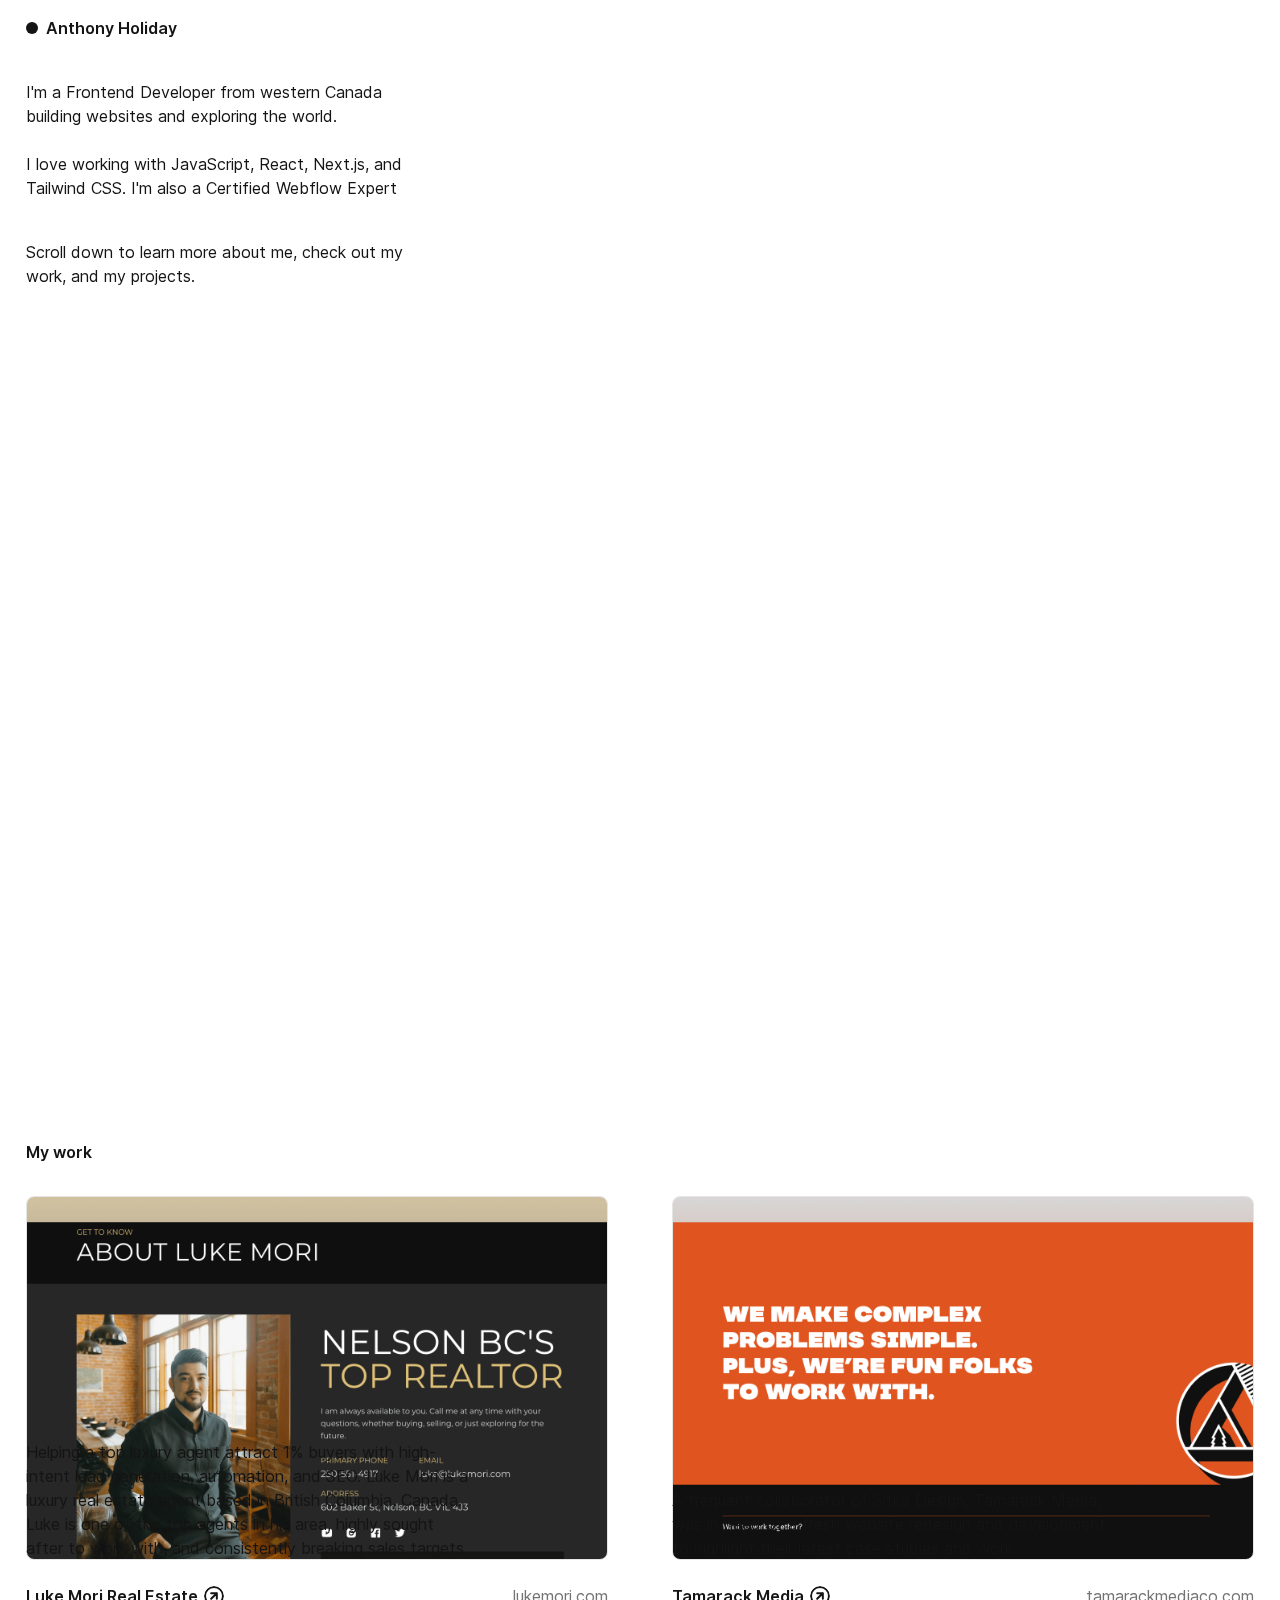
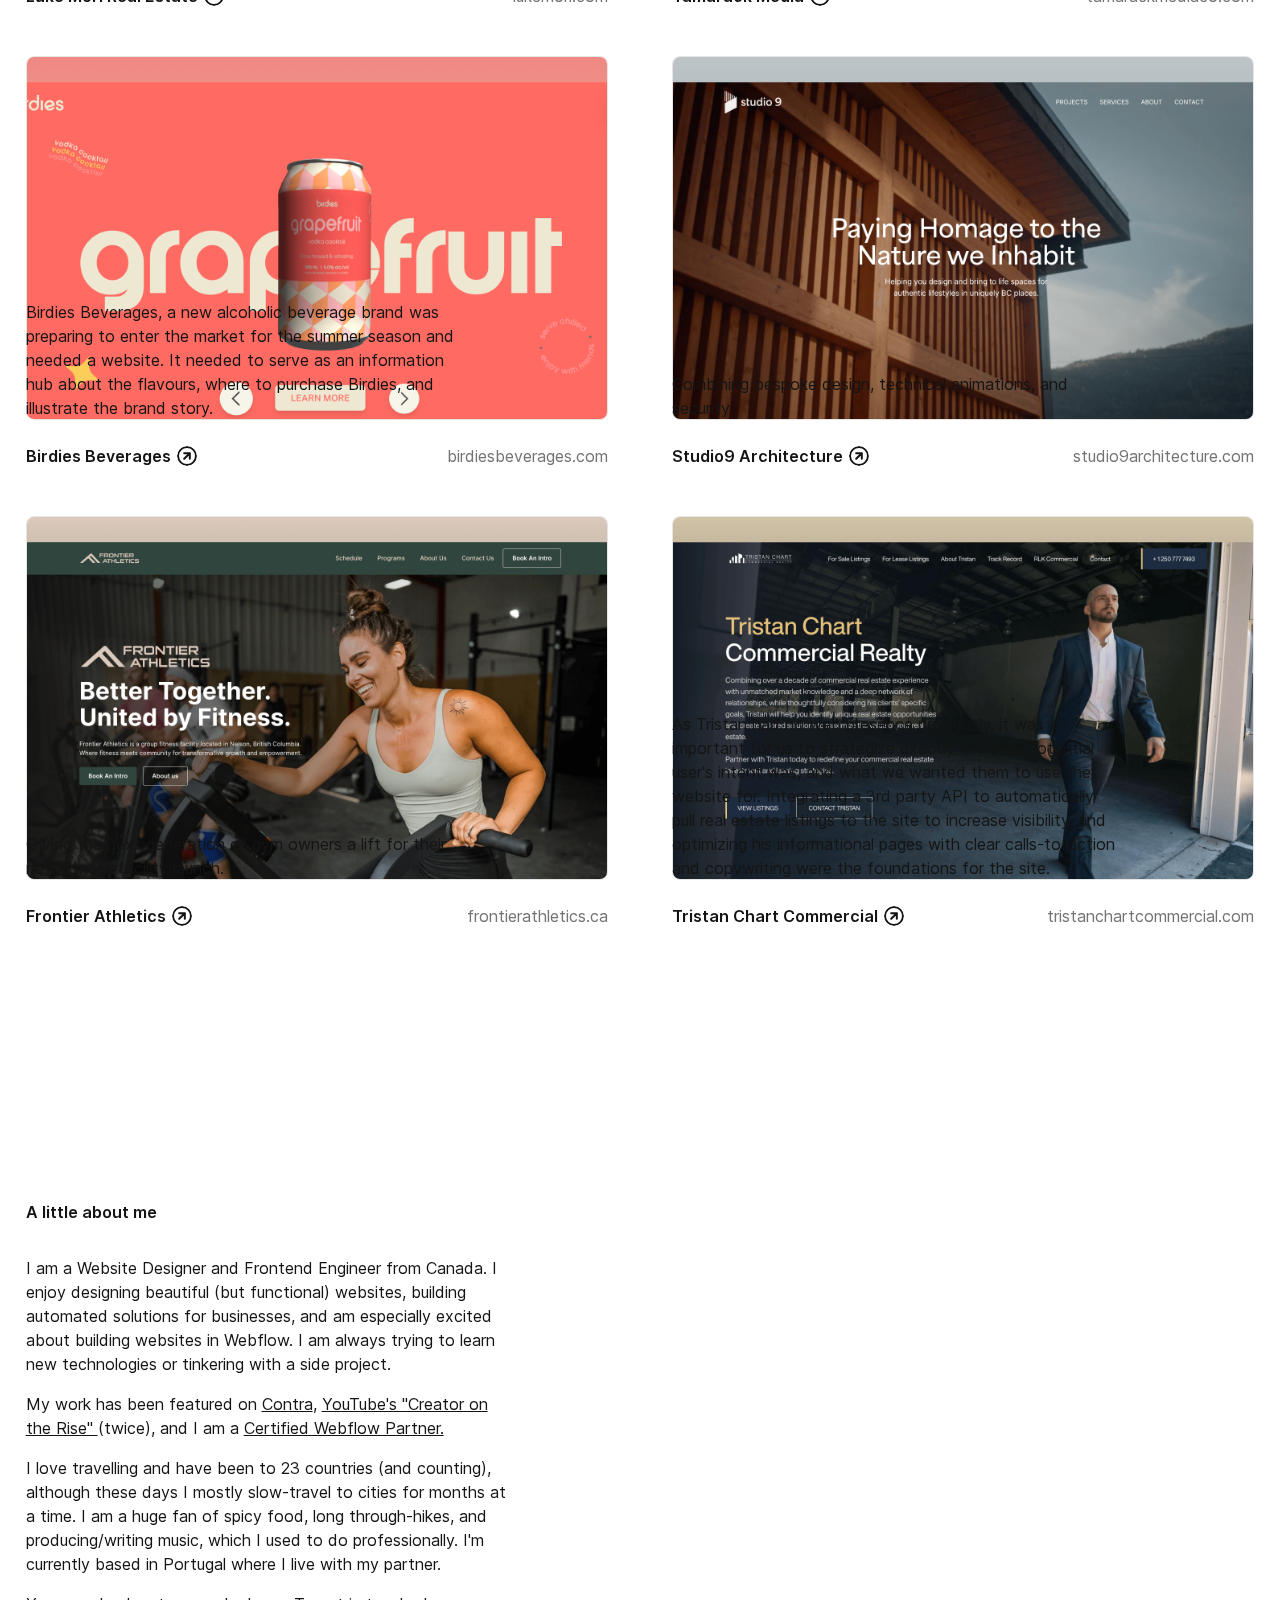
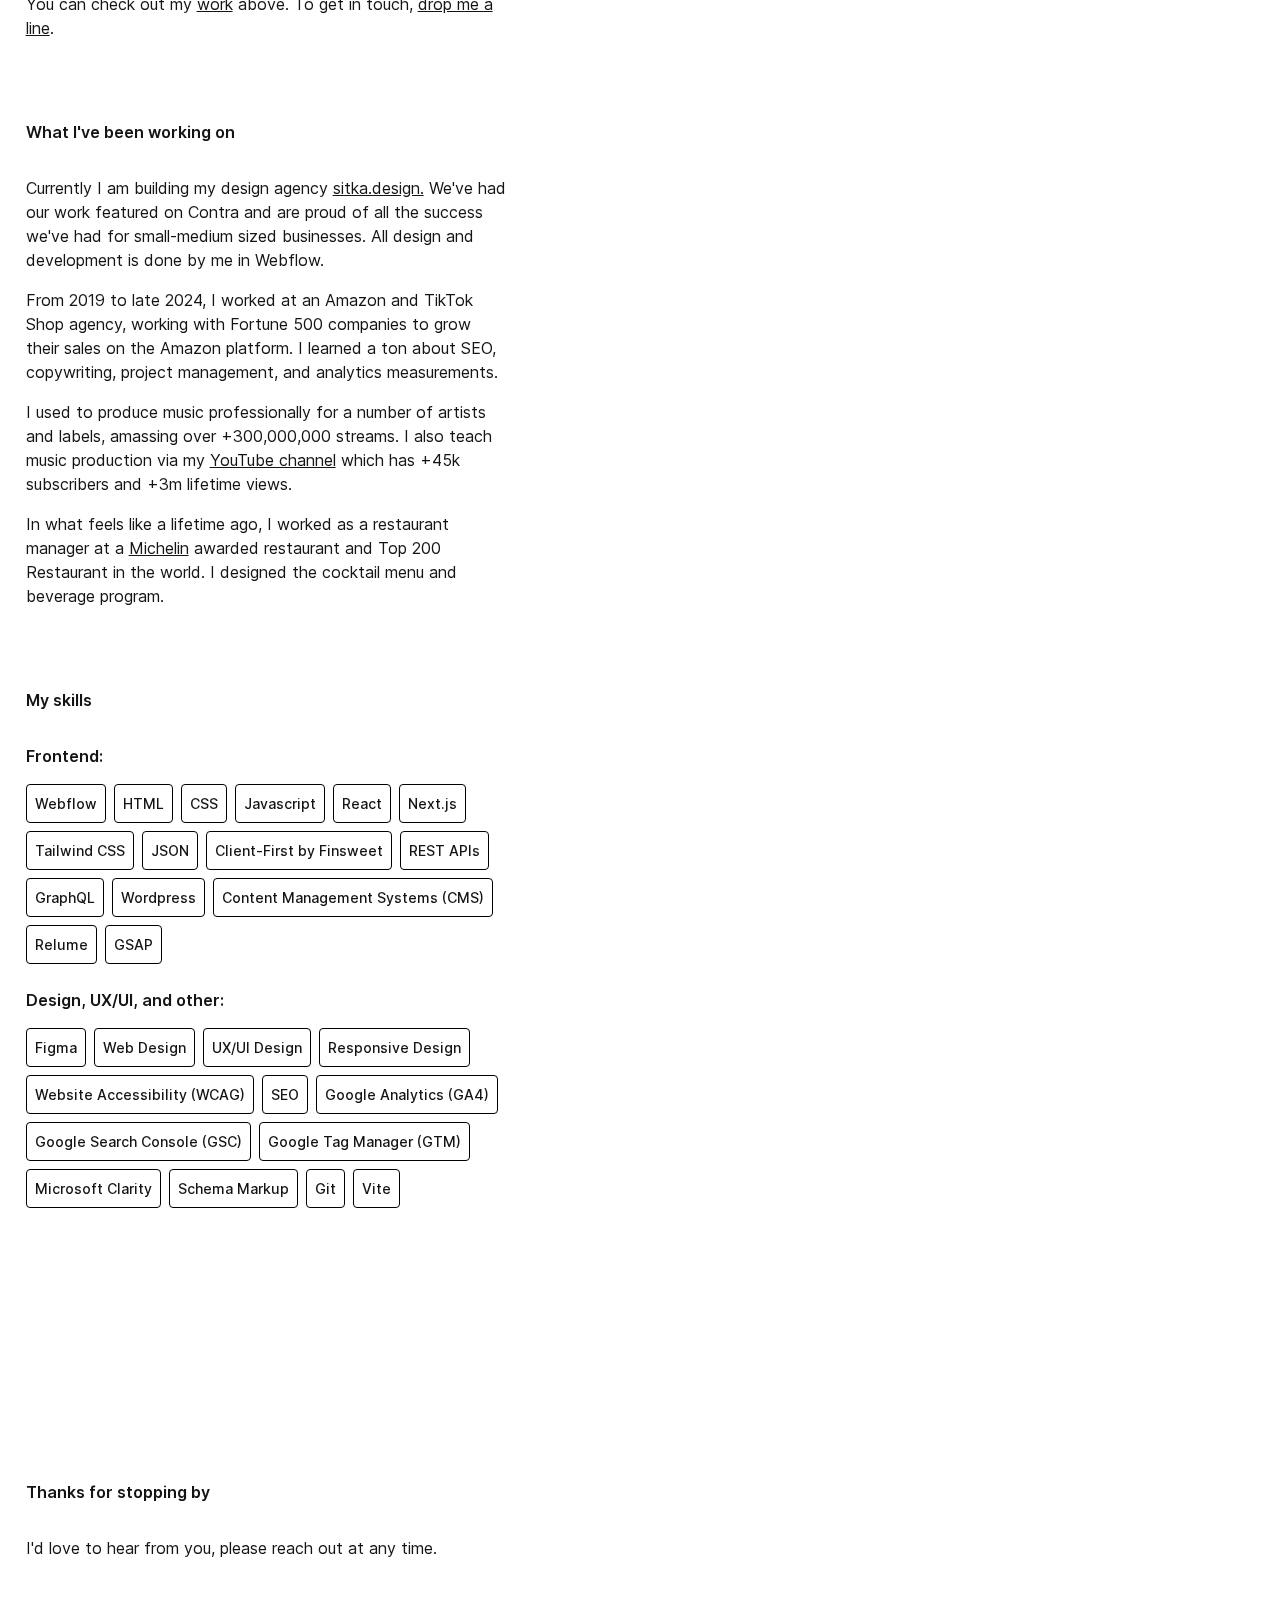
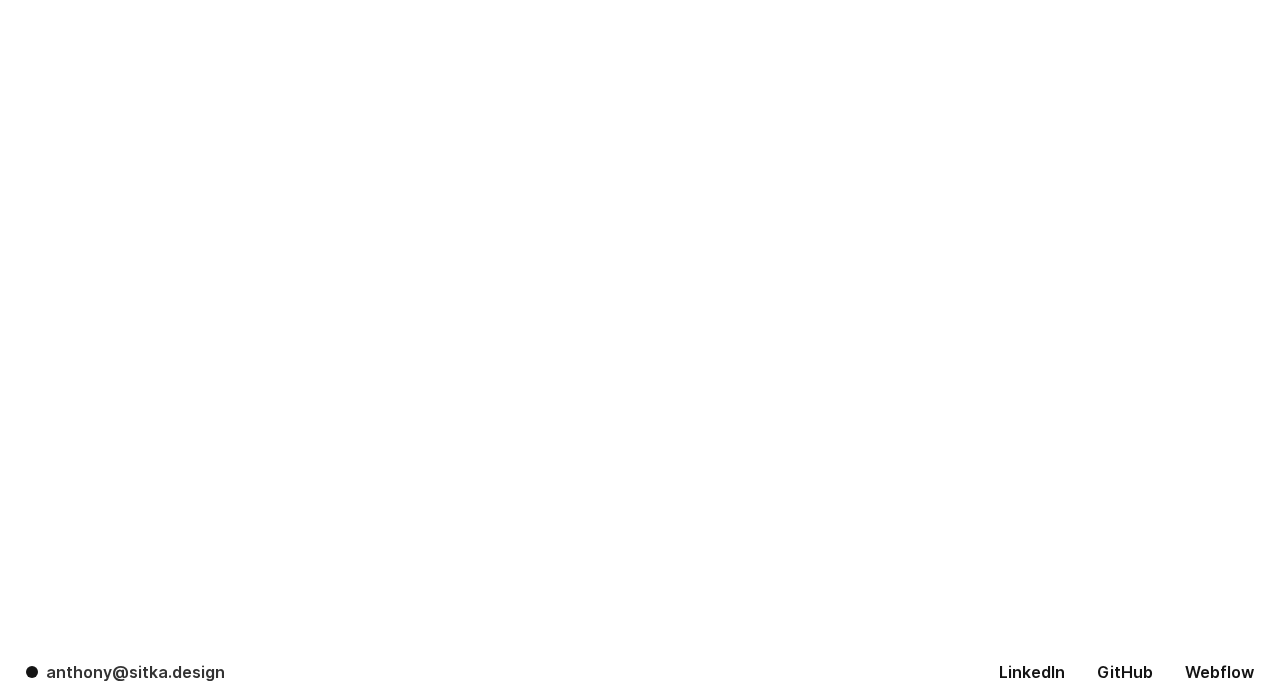
<file: index.html>
<!DOCTYPE html>
<html data-wf-page="6841897afd6535221550b14b" data-wf-site="6841897afd6535221550b104" lang="en">
<head>
  <meta charset="utf-8">
  <title>Anthony Holiday | Frontend Developer | Certified Webflow Expert</title>
  <meta content="Anthony Holiday is a Website Designer and Frontend Developer from Canada building beautiful websites using Webflow." name="description">
  <meta content="Anthony Holiday — Frontend Developer and Webflow Designer" property="og:title">
  <meta content="Anthony Holiday is a Website Designer and Frontend Developer from Canada building beautiful websites using Webflow." property="og:description">
  <meta content="images/anthony-p-500.jpeg" property="og:image">
  <meta content="Anthony Holiday — Frontend Developer and Webflow Designer" property="twitter:title">
  <meta content="Anthony Holiday is a Website Designer and Frontend Developer from Canada building beautiful websites using Webflow." property="twitter:description">
  <meta content="images/anthony-p-500.jpeg" property="twitter:image">
  <meta property="og:type" content="website">
  <meta content="summary_large_image" name="twitter:card">
  <meta content="width=device-width, initial-scale=1" name="viewport">
  <meta content="Webflow" name="generator">
  <link href="css/normalize.css" rel="stylesheet" type="text/css">
  <link href="css/webflow.css" rel="stylesheet" type="text/css">
  <link href="css/anthonyholiday.webflow.css" rel="stylesheet" type="text/css">
  <style>@media (min-width:992px) {html.w-mod-js:not(.w-mod-ix) [data-w-id="6baed1b0-f7be-c4c1-19b0-f1698219903b"] {-webkit-transform:translate3d(0, 100%, 0) scale3d(1, 1, 1) rotateX(0) rotateY(0) rotateZ(0) skew(0, 0);-moz-transform:translate3d(0, 100%, 0) scale3d(1, 1, 1) rotateX(0) rotateY(0) rotateZ(0) skew(0, 0);-ms-transform:translate3d(0, 100%, 0) scale3d(1, 1, 1) rotateX(0) rotateY(0) rotateZ(0) skew(0, 0);transform:translate3d(0, 100%, 0) scale3d(1, 1, 1) rotateX(0) rotateY(0) rotateZ(0) skew(0, 0);}html.w-mod-js:not(.w-mod-ix) [data-w-id="aa0f2ba2-e39f-f7c6-7351-be12d157832c"] {-webkit-transform:translate3d(0, 100%, 0) scale3d(1, 1, 1) rotateX(0) rotateY(0) rotateZ(0) skew(0, 0);-moz-transform:translate3d(0, 100%, 0) scale3d(1, 1, 1) rotateX(0) rotateY(0) rotateZ(0) skew(0, 0);-ms-transform:translate3d(0, 100%, 0) scale3d(1, 1, 1) rotateX(0) rotateY(0) rotateZ(0) skew(0, 0);transform:translate3d(0, 100%, 0) scale3d(1, 1, 1) rotateX(0) rotateY(0) rotateZ(0) skew(0, 0);}html.w-mod-js:not(.w-mod-ix) [data-w-id="226fc4fc-d328-e781-00e1-140cb7d51211"] {-webkit-transform:translate3d(0, 100%, 0) scale3d(1, 1, 1) rotateX(0) rotateY(0) rotateZ(0) skew(0, 0);-moz-transform:translate3d(0, 100%, 0) scale3d(1, 1, 1) rotateX(0) rotateY(0) rotateZ(0) skew(0, 0);-ms-transform:translate3d(0, 100%, 0) scale3d(1, 1, 1) rotateX(0) rotateY(0) rotateZ(0) skew(0, 0);transform:translate3d(0, 100%, 0) scale3d(1, 1, 1) rotateX(0) rotateY(0) rotateZ(0) skew(0, 0);}html.w-mod-js:not(.w-mod-ix) [data-w-id="ff288a4c-078c-7997-d0c5-a7fc9e7b86f6"] {-webkit-transform:translate3d(0, 100%, 0) scale3d(1, 1, 1) rotateX(0) rotateY(0) rotateZ(0) skew(0, 0);-moz-transform:translate3d(0, 100%, 0) scale3d(1, 1, 1) rotateX(0) rotateY(0) rotateZ(0) skew(0, 0);-ms-transform:translate3d(0, 100%, 0) scale3d(1, 1, 1) rotateX(0) rotateY(0) rotateZ(0) skew(0, 0);transform:translate3d(0, 100%, 0) scale3d(1, 1, 1) rotateX(0) rotateY(0) rotateZ(0) skew(0, 0);}html.w-mod-js:not(.w-mod-ix) [data-w-id="83ade4bd-b88e-4b8c-6192-5a00d1ab7df7"] {-webkit-transform:translate3d(0, 100%, 0) scale3d(1, 1, 1) rotateX(0) rotateY(0) rotateZ(0) skew(0, 0);-moz-transform:translate3d(0, 100%, 0) scale3d(1, 1, 1) rotateX(0) rotateY(0) rotateZ(0) skew(0, 0);-ms-transform:translate3d(0, 100%, 0) scale3d(1, 1, 1) rotateX(0) rotateY(0) rotateZ(0) skew(0, 0);transform:translate3d(0, 100%, 0) scale3d(1, 1, 1) rotateX(0) rotateY(0) rotateZ(0) skew(0, 0);}html.w-mod-js:not(.w-mod-ix) [data-w-id="7cb68f48-d015-f175-ee8a-15581af53951"] {-webkit-transform:translate3d(0, 100%, 0) scale3d(1, 1, 1) rotateX(0) rotateY(0) rotateZ(0) skew(0, 0);-moz-transform:translate3d(0, 100%, 0) scale3d(1, 1, 1) rotateX(0) rotateY(0) rotateZ(0) skew(0, 0);-ms-transform:translate3d(0, 100%, 0) scale3d(1, 1, 1) rotateX(0) rotateY(0) rotateZ(0) skew(0, 0);transform:translate3d(0, 100%, 0) scale3d(1, 1, 1) rotateX(0) rotateY(0) rotateZ(0) skew(0, 0);}html.w-mod-js:not(.w-mod-ix) [data-w-id="7cb68f48-d015-f175-ee8a-15581af53956"] {-webkit-transform:translate3d(0, 100%, 0) scale3d(1, 1, 1) rotateX(0) rotateY(0) rotateZ(0) skew(0, 0);-moz-transform:translate3d(0, 100%, 0) scale3d(1, 1, 1) rotateX(0) rotateY(0) rotateZ(0) skew(0, 0);-ms-transform:translate3d(0, 100%, 0) scale3d(1, 1, 1) rotateX(0) rotateY(0) rotateZ(0) skew(0, 0);transform:translate3d(0, 100%, 0) scale3d(1, 1, 1) rotateX(0) rotateY(0) rotateZ(0) skew(0, 0);}html.w-mod-js:not(.w-mod-ix) [data-w-id="2a3e73d1-9e92-f7c1-808c-55e1f171af50"] {opacity:0;filter: blur(24px);}}@media (max-width:991px) and (min-width:768px) {html.w-mod-js:not(.w-mod-ix) [data-w-id="6baed1b0-f7be-c4c1-19b0-f1698219903b"] {-webkit-transform:translate3d(0, 100%, 0) scale3d(1, 1, 1) rotateX(0) rotateY(0) rotateZ(0) skew(0, 0);-moz-transform:translate3d(0, 100%, 0) scale3d(1, 1, 1) rotateX(0) rotateY(0) rotateZ(0) skew(0, 0);-ms-transform:translate3d(0, 100%, 0) scale3d(1, 1, 1) rotateX(0) rotateY(0) rotateZ(0) skew(0, 0);transform:translate3d(0, 100%, 0) scale3d(1, 1, 1) rotateX(0) rotateY(0) rotateZ(0) skew(0, 0);}html.w-mod-js:not(.w-mod-ix) [data-w-id="aa0f2ba2-e39f-f7c6-7351-be12d157832c"] {-webkit-transform:translate3d(0, 100%, 0) scale3d(1, 1, 1) rotateX(0) rotateY(0) rotateZ(0) skew(0, 0);-moz-transform:translate3d(0, 100%, 0) scale3d(1, 1, 1) rotateX(0) rotateY(0) rotateZ(0) skew(0, 0);-ms-transform:translate3d(0, 100%, 0) scale3d(1, 1, 1) rotateX(0) rotateY(0) rotateZ(0) skew(0, 0);transform:translate3d(0, 100%, 0) scale3d(1, 1, 1) rotateX(0) rotateY(0) rotateZ(0) skew(0, 0);}html.w-mod-js:not(.w-mod-ix) [data-w-id="226fc4fc-d328-e781-00e1-140cb7d51211"] {-webkit-transform:translate3d(0, 100%, 0) scale3d(1, 1, 1) rotateX(0) rotateY(0) rotateZ(0) skew(0, 0);-moz-transform:translate3d(0, 100%, 0) scale3d(1, 1, 1) rotateX(0) rotateY(0) rotateZ(0) skew(0, 0);-ms-transform:translate3d(0, 100%, 0) scale3d(1, 1, 1) rotateX(0) rotateY(0) rotateZ(0) skew(0, 0);transform:translate3d(0, 100%, 0) scale3d(1, 1, 1) rotateX(0) rotateY(0) rotateZ(0) skew(0, 0);}html.w-mod-js:not(.w-mod-ix) [data-w-id="ff288a4c-078c-7997-d0c5-a7fc9e7b86f6"] {-webkit-transform:translate3d(0, 100%, 0) scale3d(1, 1, 1) rotateX(0) rotateY(0) rotateZ(0) skew(0, 0);-moz-transform:translate3d(0, 100%, 0) scale3d(1, 1, 1) rotateX(0) rotateY(0) rotateZ(0) skew(0, 0);-ms-transform:translate3d(0, 100%, 0) scale3d(1, 1, 1) rotateX(0) rotateY(0) rotateZ(0) skew(0, 0);transform:translate3d(0, 100%, 0) scale3d(1, 1, 1) rotateX(0) rotateY(0) rotateZ(0) skew(0, 0);}html.w-mod-js:not(.w-mod-ix) [data-w-id="83ade4bd-b88e-4b8c-6192-5a00d1ab7df7"] {-webkit-transform:translate3d(0, 100%, 0) scale3d(1, 1, 1) rotateX(0) rotateY(0) rotateZ(0) skew(0, 0);-moz-transform:translate3d(0, 100%, 0) scale3d(1, 1, 1) rotateX(0) rotateY(0) rotateZ(0) skew(0, 0);-ms-transform:translate3d(0, 100%, 0) scale3d(1, 1, 1) rotateX(0) rotateY(0) rotateZ(0) skew(0, 0);transform:translate3d(0, 100%, 0) scale3d(1, 1, 1) rotateX(0) rotateY(0) rotateZ(0) skew(0, 0);}html.w-mod-js:not(.w-mod-ix) [data-w-id="7cb68f48-d015-f175-ee8a-15581af53951"] {-webkit-transform:translate3d(0, 100%, 0) scale3d(1, 1, 1) rotateX(0) rotateY(0) rotateZ(0) skew(0, 0);-moz-transform:translate3d(0, 100%, 0) scale3d(1, 1, 1) rotateX(0) rotateY(0) rotateZ(0) skew(0, 0);-ms-transform:translate3d(0, 100%, 0) scale3d(1, 1, 1) rotateX(0) rotateY(0) rotateZ(0) skew(0, 0);transform:translate3d(0, 100%, 0) scale3d(1, 1, 1) rotateX(0) rotateY(0) rotateZ(0) skew(0, 0);}html.w-mod-js:not(.w-mod-ix) [data-w-id="7cb68f48-d015-f175-ee8a-15581af53956"] {-webkit-transform:translate3d(0, 100%, 0) scale3d(1, 1, 1) rotateX(0) rotateY(0) rotateZ(0) skew(0, 0);-moz-transform:translate3d(0, 100%, 0) scale3d(1, 1, 1) rotateX(0) rotateY(0) rotateZ(0) skew(0, 0);-ms-transform:translate3d(0, 100%, 0) scale3d(1, 1, 1) rotateX(0) rotateY(0) rotateZ(0) skew(0, 0);transform:translate3d(0, 100%, 0) scale3d(1, 1, 1) rotateX(0) rotateY(0) rotateZ(0) skew(0, 0);}html.w-mod-js:not(.w-mod-ix) [data-w-id="2a3e73d1-9e92-f7c1-808c-55e1f171af50"] {opacity:0;filter: blur(24px);}}</style>
  <script type="text/javascript">!function(o,c){var n=c.documentElement,t=" w-mod-";n.className+=t+"js",("ontouchstart"in o||o.DocumentTouch&&c instanceof DocumentTouch)&&(n.className+=t+"touch")}(window,document);</script>
  <link href="images/favicon.png" rel="shortcut icon" type="image/x-icon">
  <link href="images/webclip.png" rel="apple-touch-icon">
</head>
<body>
  <div class="page-wrapper">
    <div bind="5ffad809-50c0-31dd-2ebc-e3eb71f28b9b" class="global-styles w-embed">
      <style>
/* Snippet gets rid of top margin on first element in any rich text*/
.w-richtext>:first-child {
	margin-top: 0;
}
/* Snippet gets rid of bottom margin on last element in any rich text*/
.w-richtext>:last-child, .w-richtext ol li:last-child, .w-richtext ul li:last-child {
    margin-bottom: 0;
}
/* Snippet makes all link elements listed below to inherit color from their parent */
a, 
.w-tab-link,
.w-nav-link,
.w-dropdown-btn,
.w-dropdown-toggle,
.w-dropdown-link
{
color: inherit;
}
/* Snippet prevents all click and hover interaction with an element */
.clickable-off {
  pointer-events: none;
}
/* Snippet enables all click and hover interaction with an element */
.clickable-on{
  pointer-events: auto;
}
/* Snippet enables you to add class of div-square which creates and maintains a 1:1 dimension of a div.*/
.div-square::after {
  content: "";
  display: block;
  padding-bottom: 100%;
}
/*Hide focus outline for main content element*/
    main:focus-visible {
    outline: -webkit-focus-ring-color auto 0px;
}
/* Make sure containers never lose their center alignment*/
.container-medium, .container-small, .container-large {
  margin-right: auto !important;
  margin-left: auto !important;
}
/*Reset selects, buttons, and links styles*/
.w-input, .w-select, a {
color: inherit;
text-decoration: inherit;
font-size: inherit;
}
/*Apply "..." after 3 lines of text */
.text-style-3lines {
    display: -webkit-box;
    overflow: hidden;
    -webkit-line-clamp: 3;
    -webkit-box-orient: vertical;
}
/* Apply "..." after 2 lines of text */
.text-style-2lines {
    display: -webkit-box;
    overflow: hidden;
    -webkit-line-clamp: 2;
    -webkit-box-orient: vertical;
}
/* Apply "..." after 1 line of text */
.text-style-1line {
    display: -webkit-box;
    overflow: hidden;
    -webkit-line-clamp: 1;
    -webkit-box-orient: vertical;
}
/* Apply "..." at 100% width */
.truncate-width { 
		width: 100%; 
    white-space: nowrap; 
    overflow: hidden; 
    text-overflow: ellipsis; 
}
/* Removes native scrollbar */
.no-scrollbar {
    -ms-overflow-style: none;  /* IE 10+ */
    overflow: -moz-scrollbars-none;  /* Firefox */
}
.no-scrollbar::-webkit-scrollbar {
    display: none; /* Safari and Chrome */
}
/* Makes cursor wrappers not clickable */
body:hover .cursor_wrapper {opacity:1.0;}
.cursor_wrapper {pointer-events: none;
}
/* Makes cursor wrappers not clickable */
.cursor_component {
  pointer-events: none;
}
/* Adds shadow to cursor pointer */
.cursor_pointer {
  -webkit-filter: drop-shadow(0px 3px 6px rgba(0, 0, 0, 0.12));
  filter: drop-shadow(0px 3px 6px rgba(0, 0, 0, 0.12));
  pointer-events: none;
}
</style>
      <!--  Font smoothing and highlight colour  -->
      <style>
  * {
  -webkit-font-smoothing: antialiased;
  -moz-osx-font-smoothing: grayscale;
}
 ::selection {color: #FFFFFF; background: #2C68F6;
 }
</style>
    </div>
    <div data-collapse="all" data-animation="default" data-duration="0" data-easing2="ease" bind="da7fcd17-1028-8635-6b14-b2d507b9c885" data-easing="ease" role="banner" class="navbar_component w-nav">
      <div style="opacity:1" class="mobile-tabs_component">
        <div class="mobile-tabs_links-wrapper">
          <a href="#home" class="mobile-tabs_link w-inline-block">
            <div class="text-size-medium">Home</div>
          </a>
          <a href="#my-work" class="mobile-tabs_link w-inline-block">
            <div class="text-size-medium">Work</div>
          </a>
          <a href="#about" class="mobile-tabs_link w-inline-block">
            <div class="text-size-medium">About</div>
          </a>
          <a href="#projects" class="mobile-tabs_link hide w-inline-block">
            <div class="text-size-medium">Projects</div>
          </a>
        </div>
      </div>
      <div class="navbar_wrapper">
        <a href="index.html" aria-current="page" class="logo_component w-nav-brand w--current">
          <div class="logo_wrapper">
            <div class="logo_logomark"></div>
            <h1 class="text-size-medium">Anthony Holiday</h1>
          </div>
        </a>
        <div class="navbar_links-wrapper">
          <a href="#my-work" class="button w-inline-block">
            <div class="overflow-hidden">
              <div data-w-id="6baed1b0-f7be-c4c1-19b0-f1698219903b" class="text-size-medium">Work</div>
            </div>
            <div class="button_underline-wrapper">
              <div class="button_underline"></div>
            </div>
          </a>
          <a href="#projects" class="button hide w-inline-block">
            <div class="overflow-hidden">
              <div data-w-id="aa0f2ba2-e39f-f7c6-7351-be12d157832c" class="text-size-medium">Projects</div>
            </div>
            <div class="button_underline-wrapper">
              <div class="button_underline"></div>
            </div>
          </a>
          <a href="#about" class="button w-inline-block">
            <div class="overflow-hidden">
              <div data-w-id="226fc4fc-d328-e781-00e1-140cb7d51211" class="text-size-medium">About Me</div>
            </div>
            <div class="button_underline-wrapper">
              <div class="button_underline"></div>
            </div>
          </a>
          <a href="https://drive.google.com/file/d/1TsZlsskwIIhDLr-ZFWQEJkB7V_vP0c3K/view?usp=share_link" target="_blank" class="button w-inline-block">
            <div class="overflow-hidden">
              <div data-w-id="ff288a4c-078c-7997-d0c5-a7fc9e7b86f6" class="text-size-medium">Download Resume</div>
            </div>
            <div class="button_underline-wrapper">
              <div class="button_underline"></div>
            </div>
          </a>
        </div>
      </div>
    </div>
    <header id="home" class="section_header">
      <div class="page-padding">
        <div class="container">
          <div class="header_component">
            <div class="max-width-xsmall">
              <h2 class="text-size-medium text-weight-normal">I&#x27;m a Frontend Developer from western Canada building websites and exploring the world.</h2>
              <div class="spacer-small"></div>
              <p class="text-size-medium text-weight-normal">I love working with JavaScript, React, Next.js, and Tailwind CSS. I'm also a Certified Webflow Expert</p>
              <div class="spacer-small"></div>
              <p class="text-size-medium text-weight-normal">Scroll down to learn more about me, check out my work, and my projects.</p>
            </div>
            <div class="header_content-wrapper">
              <div class="header_content-left">
                <div class="image-wrapper-3-2"><img src="images/anthony.jpeg" alt="Jordan Hughes" width="1200" data-w-id="2a3e73d1-9e92-f7c1-808c-55e1f171af50" sizes="(max-width: 1279px) 100vw, 1200px" srcset="images/anthony-p-500.jpeg 500w, images/anthony.jpeg 800w" class="image"></div>
              </div>
              <div class="header_content-right">
                <div class="navbar_links-wrapper">
                  <a href="https://www.linkedin.com/in/anthony-holiday/" target="_blank" class="button hide-mobile-portrait w-inline-block">
                    <div class="overflow-hidden">
                      <div data-w-id="7cb68f48-d015-f175-ee8a-15581af53956" class="text-size-medium">LinkedIn</div>
                    </div>
                    <div class="button_underline-wrapper">
                      <div class="button_underline"></div>
                    </div>
                  </a>
                  <a href="https://github.com/anthonyholiday" target="_blank" class="button hide-mobile-portrait w-inline-block">
                    <div class="overflow-hidden">
                      <div data-w-id="83ade4bd-b88e-4b8c-6192-5a00d1ab7df7" class="text-size-medium">GitHub</div>
                    </div>
                    <div class="button_underline-wrapper">
                      <div class="button_underline"></div>
                    </div>
                  </a>
                  <a href="https://webflow.com/@sitkadesign" target="_blank" class="button w-inline-block">
                    <div class="overflow-hidden">
                      <div data-w-id="7cb68f48-d015-f175-ee8a-15581af53951" class="text-size-medium">Webflow</div>
                    </div>
                    <div class="button_underline-wrapper">
                      <div class="button_underline"></div>
                    </div>
                  </a>
                </div>
              </div>
            </div>
          </div>
        </div>
      </div>
    </header>
    <main class="main-wrapper">
      <section id="my-work" class="section_work-elements">
        <div class="page-padding">
          <div class="container">
            <div class="padding-vertical padding-custom">
              <div class="margin-bottom margin-medium">
                <h3 class="text-size-medium">My work</h3>
              </div>
              <div class="projects_component">
                <div class="project_component">
                  <div class="project_image-wrapper">
                    <div class="image-wrapper-8-5">
                      <div class="cursor_component">
                        <div class="cursor_wrapper">
                          <div class="cursor_pointer-wrapper"><img src="images/cursor-untitled-ui.svg" loading="lazy" width="110" height="40" alt="Figma user" class="cursor_pointer"></div>
                        </div>
                      </div>
                      <div class="project_details-wrapper">
                        <div class="text-size-medium">Helping a top luxury agent attract 1% buyers with high-intent lead generation, automation, and SEO. Luke Mori is a luxury real estate agent based in British Columbia, Canada. Luke is one of the top agents in his area, highly sought after to work with, and consistently breaking sales targets.</div>
                      </div><img src="images/luke-mori-thumb.png" alt="Untitled UI" width="1200" loading="lazy" sizes="(max-width: 1279px) 100vw, 1200px" srcset="images/luke-mori-thumb.png 500w, images/luke-mori-thumb.png 800w, images/luke-mori-thumb.png 1080w, images/luke-mori-thumb.png 1600w, images/luke-mori-thumb.png 2000w, images/luke-mori-thumb.png 2600w, images/luke-mori-thumb.png 3500w" class="image border-color-gray200">
                    </div>
                  </div>
                  <div class="w-layout-grid project_content-wrapper">
                    <a href="https://www.lukemori.com/" target="_blank" class="button-secondary w-inline-block">
                      <h3 class="text-size-medium">Luke Mori Real Estate</h3>
                      <div class="arrow-icon_component is-pointing-up">
                        <div class="arrow-icon_circle"></div>
                        <div bind="4c0afd85-6da3-e965-0b2d-42908c7af8b5" class="arrow-icon_icon w-embed"><svg width="20" height="20" viewbox="0 0 20 20" fill="none" xmlns="http://www.w3.org/2000/svg">
                            <path d="M6 10H14M14 10L10 6M14 10L10 14" stroke="currentColor" stroke-width="2" stroke-linecap="round" stroke-linejoin="round"></path>
                          </svg></div>
                      </div>
                    </a>
                    <a href="https://www.lukemori.com/" target="_blank" class="button-tertiary w-inline-block">
                      <div class="text-size-medium text-weight-normal">lukemori.com</div>
                    </a>
                  </div>
                </div>
                <div class="project_component">
                  <div class="project_image-wrapper">
                    <div class="image-wrapper-8-5">
                      <div class="cursor_component">
                        <div class="cursor_wrapper">
                          <div class="cursor_pointer-wrapper"><img src="images/cursor-untitled-ui.svg" loading="lazy" width="110" height="40" alt="Figma user" class="cursor_pointer"></div>
                        </div>
                      </div>
                      <div class="project_details-wrapper">
                        <div class="text-size-medium">A frequent collaborator of Sitka Design, Tamarack Media, was in need of a fresh website redesign and development to highlight their latest case studies and work.</div>
                      </div><img src="images/tamarack-media-thumb.png" alt="Tamarack Media" width="1200" loading="lazy" sizes="(max-width: 1279px) 100vw, 1200px" srcset="images/tamarack-media-thumb.png 500w, images/tamarack-media-thumb.png 800w, images/tamarack-media-thumb.png 1080w, images/tamarack-media-thumb.png 1600w, images/tamarack-media-thumb.png 2000w, images/tamarack-media-thumb.png 2600w, images/tamarack-media-thumb.png 3500w" class="image border-color-gray200">
                    </div>
                  </div>
                  <div class="w-layout-grid project_content-wrapper">
                    <a href="https://www.tamarackmediaco.com/" target="_blank" class="button-secondary w-inline-block">
                      <h3 class="text-size-medium">Tamarack Media</h3>
                      <div class="arrow-icon_component is-pointing-up">
                        <div class="arrow-icon_circle"></div>
                        <div bind="4c0afd85-6da3-e965-0b2d-42908c7af8b5" class="arrow-icon_icon w-embed"><svg width="20" height="20" viewbox="0 0 20 20" fill="none" xmlns="http://www.w3.org/2000/svg">
                            <path d="M6 10H14M14 10L10 6M14 10L10 14" stroke="currentColor" stroke-width="2" stroke-linecap="round" stroke-linejoin="round"></path>
                          </svg></div>
                      </div>
                    </a>
                    <a href="https://www.tamarackmediaco.com/" target="_blank" class="button-tertiary w-inline-block">
                      <div class="text-size-medium text-weight-normal">tamarackmediaco.com</div>
                    </a>
                  </div>
                </div>
                <div class="project_component">
                  <div class="project_image-wrapper">
                    <div class="image-wrapper-8-5">
                      <div class="cursor_component">
                        <div class="cursor_wrapper">
                          <div class="cursor_pointer-wrapper"><img src="images/cursor-untitled-ui.svg" loading="lazy" width="110" height="40" alt="Figma user" class="cursor_pointer"></div>
                        </div>
                      </div>
                      <div class="project_details-wrapper">
                        <div class="text-size-medium">‍Birdies Beverages, a new alcoholic beverage brand was preparing to enter the market for the summer season and needed a website. It needed to serve as an information hub about the flavours, where to purchase Birdies, and illustrate the brand story.</div>
                      </div><img src="images/birdies-thumb.png" alt="Birdies Beverages" width="1200" loading="lazy" sizes="(max-width: 1279px) 100vw, 1200px" srcset="images/birdies-thumb.png 500w, images/birdies-thumb.png 800w, images/birdies-thumb.png 1080w, images/birdies-thumb.png 1600w, images/birdies-thumb.png 2000w, images/birdies-thumb.png 2600w, images/birdies-thumb.png 3500w" class="image border-color-gray200">
                    </div>
                  </div>
                  <div class="w-layout-grid project_content-wrapper">
                    <a href="https://www.birdiesbeverages.com/" target="_blank" class="button-secondary w-inline-block">
                      <h3 class="text-size-medium">Birdies Beverages</h3>
                      <div class="arrow-icon_component is-pointing-up">
                        <div class="arrow-icon_circle"></div>
                        <div bind="4c0afd85-6da3-e965-0b2d-42908c7af8b5" class="arrow-icon_icon w-embed"><svg width="20" height="20" viewbox="0 0 20 20" fill="none" xmlns="http://www.w3.org/2000/svg">
                            <path d="M6 10H14M14 10L10 6M14 10L10 14" stroke="currentColor" stroke-width="2" stroke-linecap="round" stroke-linejoin="round"></path>
                          </svg></div>
                      </div>
                    </a>
                    <a href="https://www.birdiesbeverages.com/" target="_blank" class="button-tertiary w-inline-block">
                      <div class="text-size-medium text-weight-normal">birdiesbeverages.com</div>
                    </a>
                  </div>
                </div>
                <div class="project_component">
                  <div class="project_image-wrapper">
                    <div class="image-wrapper-8-5">
                      <div class="cursor_component">
                        <div class="cursor_wrapper">
                          <div class="cursor_pointer-wrapper"><img src="images/cursor-untitled-ui.svg" loading="lazy" width="110" height="40" alt="Figma user" class="cursor_pointer"></div>
                        </div>
                      </div>
                      <div class="project_details-wrapper">
                        <div class="text-size-medium">Combining bespoke design, technical animations, and security</div>
                      </div><img src="images/studio9-thumb.png" alt="Studio9 Architecture" width="1200" loading="lazy" sizes="(max-width: 1279px) 100vw, 1200px" srcset="images/studio9-thumb.png 500w, images/studio9-thumb.png 800w, images/studio9-thumb.png 1080w, images/studio9-thumb.png 1600w, images/studio9-thumb.png 2000w, images/studio9-thumb.png 2600w, images/studio9-thumb.png 3500w" class="image border-color-gray200">
                    </div>
                  </div>
                  <div class="w-layout-grid project_content-wrapper">
                    <a href="https://www.studio9architecture.com/" target="_blank" class="button-secondary w-inline-block">
                      <h3 class="text-size-medium">Studio9 Architecture</h3>
                      <div class="arrow-icon_component is-pointing-up">
                        <div class="arrow-icon_circle"></div>
                        <div bind="4c0afd85-6da3-e965-0b2d-42908c7af8b5" class="arrow-icon_icon w-embed"><svg width="20" height="20" viewbox="0 0 20 20" fill="none" xmlns="http://www.w3.org/2000/svg">
                            <path d="M6 10H14M14 10L10 6M14 10L10 14" stroke="currentColor" stroke-width="2" stroke-linecap="round" stroke-linejoin="round"></path>
                          </svg></div>
                      </div>
                    </a>
                    <a href="https://www.studio9architecture.com/" target="_blank" class="button-tertiary w-inline-block">
                      <div class="text-size-medium text-weight-normal">studio9architecture.com</div>
                    </a>
                  </div>
                </div>
                <div class="project_component">
                  <div class="project_image-wrapper">
                    <div class="image-wrapper-8-5">
                      <div class="cursor_component">
                        <div class="cursor_wrapper">
                          <div class="cursor_pointer-wrapper"><img src="images/cursor-untitled-ui.svg" loading="lazy" width="110" height="40" alt="Figma user" class="cursor_pointer"></div>
                        </div>
                      </div>
                      <div class="project_details-wrapper">
                        <div class="text-size-medium">Giving the next generation of gym owners a lift for their new fitness facility launch.</div>
                      </div><img src="images/frontier-athletics-thumb.png" alt="Frontier Athletics" width="1200" loading="lazy" sizes="(max-width: 1279px) 100vw, 1200px" srcset="images/frontier-athletics-thumb.png 500w, images/frontier-athletics-thumb.png 800w, images/frontier-athletics-thumb.png 1080w, images/frontier-athletics-thumb.png 1600w, images/frontier-athletics-thumb.png 2000w, images/frontier-athletics-thumb.png 2600w, images/frontier-athletics-thumb.png 3500w" class="image border-color-gray200">
                    </div>
                  </div>
                  <div class="w-layout-grid project_content-wrapper">
                    <a href="https://www.frontierathletics.ca/" target="_blank" class="button-secondary w-inline-block">
                      <h3 class="text-size-medium">Frontier Athletics</h3>
                      <div class="arrow-icon_component is-pointing-up">
                        <div class="arrow-icon_circle"></div>
                        <div bind="4c0afd85-6da3-e965-0b2d-42908c7af8b5" class="arrow-icon_icon w-embed"><svg width="20" height="20" viewbox="0 0 20 20" fill="none" xmlns="http://www.w3.org/2000/svg">
                            <path d="M6 10H14M14 10L10 6M14 10L10 14" stroke="currentColor" stroke-width="2" stroke-linecap="round" stroke-linejoin="round"></path>
                          </svg></div>
                      </div>
                    </a>
                    <a href="https://www.frontierathletics.ca/" target="_blank" class="button-tertiary w-inline-block">
                      <div class="text-size-medium text-weight-normal">frontierathletics.ca</div>
                    </a>
                  </div>
                </div>
                <div class="project_component">
                  <div class="project_image-wrapper">
                    <div class="image-wrapper-8-5">
                      <div class="cursor_component">
                        <div class="cursor_wrapper">
                          <div class="cursor_pointer-wrapper"><img src="images/cursor-untitled-ui.svg" loading="lazy" width="110" height="40" alt="Figma user" class="cursor_pointer"></div>
                        </div>
                      </div>
                      <div class="project_details-wrapper">
                        <div class="text-size-medium">As Tristan had no web presence previously, it was important for us to strategize exactly what his potential user's intent was, and what we wanted them to use the website for. Integrating a 3rd party API to automatically pull real estate listings to the site to increase visibility, and optimizing his informational pages with clear calls-to-action and copywriting were the foundations for the site.</div>
                      </div><img src="images/tcc-thumb.png" alt="Tristan Chart Commercial" width="1200" loading="lazy" sizes="(max-width: 1279px) 100vw, 1200px" srcset="images/tcc-thumb.png 500w, images/tcc-thumb.png 800w, images/tcc-thumb.png 1080w, images/tcc-thumb.png 1600w, images/tcc-thumb.png 2000w, images/tcc-thumb.png 2600w, images/tcc-thumb.png 3500w" class="image border-color-gray200">
                    </div>
                  </div>
                  <div class="w-layout-grid project_content-wrapper">
                    <a href="https://www.tristanchartcommercial.com/" target="_blank" class="button-secondary w-inline-block">
                      <h3 class="text-size-medium">Tristan Chart Commercial</h3>
                      <div class="arrow-icon_component is-pointing-up">
                        <div class="arrow-icon_circle"></div>
                        <div bind="4c0afd85-6da3-e965-0b2d-42908c7af8b5" class="arrow-icon_icon w-embed"><svg width="20" height="20" viewbox="0 0 20 20" fill="none" xmlns="http://www.w3.org/2000/svg">
                            <path d="M6 10H14M14 10L10 6M14 10L10 14" stroke="currentColor" stroke-width="2" stroke-linecap="round" stroke-linejoin="round"></path>
                          </svg></div>
                      </div>
                    </a>
                    <a href="https://www.tristanchartcommercial.com/" target="_blank" class="button-tertiary w-inline-block">
                      <div class="text-size-medium text-weight-normal">tristanchartcommercial.com</div>
                    </a>
                  </div>
                </div>
              </div>
            </div>
          </div>
        </div>
      </section>
      <section id="about" class="section_about">
        <div class="page-padding">
          <div class="container">
            <div class="padding-vertical padding-custom">
              <div class="max-width-small">
                <div class="margin-bottom margin-xxlarge">
                  <div class="margin-bottom margin-medium">
                    <h3 class="text-size-medium">A little about me</h3>
                  </div>
                  <p class="text-size-medium">I am a Website Designer and Frontend Engineer from Canada. I enjoy designing beautiful (but functional) websites, building automated solutions for businesses, and am especially excited about building websites in Webflow. I am always trying to learn new technologies or tinkering with a side project.</p>
                  <p class="text-size-medium"> My work has been featured on <a href="https://contra.com/" target="_blank" class="text-style-link">Contra</a>, <a href="https://blog.youtube/creator-and-artist-stories/meet-februarys-featured-creators-on-the-rise/" target="_blank" class="text-style-link">YouTube&#x27;s &quot;Creator on the Rise&quot; </a>
                    <a href="#">(twice)</a>, and I am a <a href="https://webflow.com/@sitkadesign" target="_blank" class="text-style-link">Certified Webflow Partner.</a>
                  </p>
                  <p>I love travelling and have been to 23 countries (and counting), although these days I mostly slow-travel to cities for months at a time. I am a huge fan of spicy food, long through-hikes, and producing/writing music, which I used to do professionally. I&#x27;m currently based in Portugal where I live with my partner.</p>
                  <p class="text-size-medium">You can check out my <a href="#my-work" class="text-style-link">work</a> above. To get in touch, <a href="mailto:anthony@sitka.design?subject=Hello%E2%98%95" class="text-style-link">drop me a line</a>.</p>
                </div>
              </div>
              <div class="max-width-small">
                <div class="margin-bottom margin-xxlarge">
                  <div class="margin-bottom margin-medium">
                    <h3 class="text-size-medium">What I&#x27;ve been working on</h3>
                  </div>
                  <p class="text-size-medium">Currently I am building my design agency <a href="https://www.sitka.design/" target="_blank" class="text-style-link">sitka.design.</a> We&#x27;ve had our work featured on Contra and are proud of all the success we&#x27;ve had for small-medium sized businesses. All design and development is done by me in Webflow.</p>
                  <p>From 2019 to late 2024, I worked at an Amazon and TikTok Shop agency, working with Fortune 500 companies to grow their sales on the Amazon platform. I learned a ton about SEO, copywriting, project management, and analytics measurements.</p>
                  <p>I used to produce music professionally for a number of artists and labels, amassing over +300,000,000 streams. I also teach music production via my <a href="https://www.youtube.com/@itstonyholiday/" target="_blank" class="text-style-link">YouTube channel</a> which has +45k subscribers and +3m lifetime views.</p>
                  <p class="text-size-medium">In what feels like a lifetime ago, I worked as a restaurant manager at a <a href="https://guide.michelin.com/ca/en/british-columbia/ca-vancouver/restaurant/miku" target="_blank" class="text-style-link">Michelin</a> awarded restaurant and Top 200 Restaurant in the world. I designed the cocktail menu and beverage program.</p>
                </div>
              </div>
              <div class="max-width-small">
                <div>
                  <div class="margin-bottom margin-medium">
                    <h3 class="text-size-medium">My skills</h3>
                  </div>
                  <div class="margin-bottom margin-xsmall">
                    <h4 class="text-size-regular">Frontend:</h4>
                  </div>
                  <div class="skills_component">
                    <div bind="6d3ceaf1-71fe-446c-f305-b5af595e39f2" class="skill_block">
                      <div sym-bind="{&quot;children&quot;:{&quot;type&quot;:&quot;Select&quot;,&quot;val&quot;:{&quot;from&quot;:{&quot;type&quot;:&quot;Variable&quot;,&quot;val&quot;:&quot;data&quot;},&quot;prop&quot;:&quot;3ba997e7-5a71-4ef1-98b0-e74b9086b0b3&quot;}}}" class="text-size-small">Webflow</div>
                    </div>
                    <div bind="6d3ceaf1-71fe-446c-f305-b5af595e39f2" class="skill_block">
                      <div sym-bind="{&quot;children&quot;:{&quot;type&quot;:&quot;Select&quot;,&quot;val&quot;:{&quot;from&quot;:{&quot;type&quot;:&quot;Variable&quot;,&quot;val&quot;:&quot;data&quot;},&quot;prop&quot;:&quot;3ba997e7-5a71-4ef1-98b0-e74b9086b0b3&quot;}}}" class="text-size-small">HTML</div>
                    </div>
                    <div bind="6d3ceaf1-71fe-446c-f305-b5af595e39f2" class="skill_block">
                      <div sym-bind="{&quot;children&quot;:{&quot;type&quot;:&quot;Select&quot;,&quot;val&quot;:{&quot;from&quot;:{&quot;type&quot;:&quot;Variable&quot;,&quot;val&quot;:&quot;data&quot;},&quot;prop&quot;:&quot;3ba997e7-5a71-4ef1-98b0-e74b9086b0b3&quot;}}}" class="text-size-small">CSS</div>
                    </div>
                    <div bind="6d3ceaf1-71fe-446c-f305-b5af595e39f2" class="skill_block">
                      <div sym-bind="{&quot;children&quot;:{&quot;type&quot;:&quot;Select&quot;,&quot;val&quot;:{&quot;from&quot;:{&quot;type&quot;:&quot;Variable&quot;,&quot;val&quot;:&quot;data&quot;},&quot;prop&quot;:&quot;3ba997e7-5a71-4ef1-98b0-e74b9086b0b3&quot;}}}" class="text-size-small">Javascript</div>
                    </div>
                    <div bind="6d3ceaf1-71fe-446c-f305-b5af595e39f2" class="skill_block">
                      <div sym-bind="{&quot;children&quot;:{&quot;type&quot;:&quot;Select&quot;,&quot;val&quot;:{&quot;from&quot;:{&quot;type&quot;:&quot;Variable&quot;,&quot;val&quot;:&quot;data&quot;},&quot;prop&quot;:&quot;3ba997e7-5a71-4ef1-98b0-e74b9086b0b3&quot;}}}" class="text-size-small">React</div>
                    </div>
                    <div bind="6d3ceaf1-71fe-446c-f305-b5af595e39f2" class="skill_block">
                      <div sym-bind="{&quot;children&quot;:{&quot;type&quot;:&quot;Select&quot;,&quot;val&quot;:{&quot;from&quot;:{&quot;type&quot;:&quot;Variable&quot;,&quot;val&quot;:&quot;data&quot;},&quot;prop&quot;:&quot;3ba997e7-5a71-4ef1-98b0-e74b9086b0b3&quot;}}}" class="text-size-small">Next.js</div>
                    </div>
                    <div bind="6d3ceaf1-71fe-446c-f305-b5af595e39f2" class="skill_block">
                      <div sym-bind="{&quot;children&quot;:{&quot;type&quot;:&quot;Select&quot;,&quot;val&quot;:{&quot;from&quot;:{&quot;type&quot;:&quot;Variable&quot;,&quot;val&quot;:&quot;data&quot;},&quot;prop&quot;:&quot;3ba997e7-5a71-4ef1-98b0-e74b9086b0b3&quot;}}}" class="text-size-small">Tailwind CSS</div>
                    </div>
                    <div bind="6d3ceaf1-71fe-446c-f305-b5af595e39f2" class="skill_block">
                      <div sym-bind="{&quot;children&quot;:{&quot;type&quot;:&quot;Select&quot;,&quot;val&quot;:{&quot;from&quot;:{&quot;type&quot;:&quot;Variable&quot;,&quot;val&quot;:&quot;data&quot;},&quot;prop&quot;:&quot;3ba997e7-5a71-4ef1-98b0-e74b9086b0b3&quot;}}}" class="text-size-small">JSON</div>
                    </div>
                    <div bind="6d3ceaf1-71fe-446c-f305-b5af595e39f2" class="skill_block">
                      <div sym-bind="{&quot;children&quot;:{&quot;type&quot;:&quot;Select&quot;,&quot;val&quot;:{&quot;from&quot;:{&quot;type&quot;:&quot;Variable&quot;,&quot;val&quot;:&quot;data&quot;},&quot;prop&quot;:&quot;3ba997e7-5a71-4ef1-98b0-e74b9086b0b3&quot;}}}" class="text-size-small">Client-First by Finsweet</div>
                    </div>
                    <div bind="6d3ceaf1-71fe-446c-f305-b5af595e39f2" class="skill_block">
                      <div sym-bind="{&quot;children&quot;:{&quot;type&quot;:&quot;Select&quot;,&quot;val&quot;:{&quot;from&quot;:{&quot;type&quot;:&quot;Variable&quot;,&quot;val&quot;:&quot;data&quot;},&quot;prop&quot;:&quot;3ba997e7-5a71-4ef1-98b0-e74b9086b0b3&quot;}}}" class="text-size-small">REST APIs</div>
                    </div>
                    <div bind="6d3ceaf1-71fe-446c-f305-b5af595e39f2" class="skill_block">
                      <div sym-bind="{&quot;children&quot;:{&quot;type&quot;:&quot;Select&quot;,&quot;val&quot;:{&quot;from&quot;:{&quot;type&quot;:&quot;Variable&quot;,&quot;val&quot;:&quot;data&quot;},&quot;prop&quot;:&quot;3ba997e7-5a71-4ef1-98b0-e74b9086b0b3&quot;}}}" class="text-size-small">GraphQL</div>
                    </div>
                    <div bind="6d3ceaf1-71fe-446c-f305-b5af595e39f2" class="skill_block">
                      <div sym-bind="{&quot;children&quot;:{&quot;type&quot;:&quot;Select&quot;,&quot;val&quot;:{&quot;from&quot;:{&quot;type&quot;:&quot;Variable&quot;,&quot;val&quot;:&quot;data&quot;},&quot;prop&quot;:&quot;3ba997e7-5a71-4ef1-98b0-e74b9086b0b3&quot;}}}" class="text-size-small">Wordpress</div>
                    </div>
                    <div bind="6d3ceaf1-71fe-446c-f305-b5af595e39f2" class="skill_block">
                      <div sym-bind="{&quot;children&quot;:{&quot;type&quot;:&quot;Select&quot;,&quot;val&quot;:{&quot;from&quot;:{&quot;type&quot;:&quot;Variable&quot;,&quot;val&quot;:&quot;data&quot;},&quot;prop&quot;:&quot;3ba997e7-5a71-4ef1-98b0-e74b9086b0b3&quot;}}}" class="text-size-small">Content Management Systems (CMS)</div>
                    </div>
                    <div bind="6d3ceaf1-71fe-446c-f305-b5af595e39f2" class="skill_block">
                      <div sym-bind="{&quot;children&quot;:{&quot;type&quot;:&quot;Select&quot;,&quot;val&quot;:{&quot;from&quot;:{&quot;type&quot;:&quot;Variable&quot;,&quot;val&quot;:&quot;data&quot;},&quot;prop&quot;:&quot;3ba997e7-5a71-4ef1-98b0-e74b9086b0b3&quot;}}}" class="text-size-small">Relume</div>
                    </div>
                    <div bind="6d3ceaf1-71fe-446c-f305-b5af595e39f2" class="skill_block">
                      <div sym-bind="{&quot;children&quot;:{&quot;type&quot;:&quot;Select&quot;,&quot;val&quot;:{&quot;from&quot;:{&quot;type&quot;:&quot;Variable&quot;,&quot;val&quot;:&quot;data&quot;},&quot;prop&quot;:&quot;3ba997e7-5a71-4ef1-98b0-e74b9086b0b3&quot;}}}" class="text-size-small">GSAP</div>
                    </div>
                  </div>
                  <div class="spacer-small"></div>
                  <div class="margin-bottom margin-xsmall">
                    <h4 class="text-size-regular">Design, UX/UI, and other:</h4>
                  </div>
                  <div class="skills_component">
                    <div bind="6d3ceaf1-71fe-446c-f305-b5af595e39f2" class="skill_block">
                      <div sym-bind="{&quot;children&quot;:{&quot;type&quot;:&quot;Select&quot;,&quot;val&quot;:{&quot;from&quot;:{&quot;type&quot;:&quot;Variable&quot;,&quot;val&quot;:&quot;data&quot;},&quot;prop&quot;:&quot;3ba997e7-5a71-4ef1-98b0-e74b9086b0b3&quot;}}}" class="text-size-small">Figma</div>
                    </div>
                    <div bind="6d3ceaf1-71fe-446c-f305-b5af595e39f2" class="skill_block">
                      <div sym-bind="{&quot;children&quot;:{&quot;type&quot;:&quot;Select&quot;,&quot;val&quot;:{&quot;from&quot;:{&quot;type&quot;:&quot;Variable&quot;,&quot;val&quot;:&quot;data&quot;},&quot;prop&quot;:&quot;3ba997e7-5a71-4ef1-98b0-e74b9086b0b3&quot;}}}" class="text-size-small">Web Design</div>
                    </div>
                    <div bind="6d3ceaf1-71fe-446c-f305-b5af595e39f2" class="skill_block">
                      <div sym-bind="{&quot;children&quot;:{&quot;type&quot;:&quot;Select&quot;,&quot;val&quot;:{&quot;from&quot;:{&quot;type&quot;:&quot;Variable&quot;,&quot;val&quot;:&quot;data&quot;},&quot;prop&quot;:&quot;3ba997e7-5a71-4ef1-98b0-e74b9086b0b3&quot;}}}" class="text-size-small">UX/UI Design</div>
                    </div>
                    <div bind="6d3ceaf1-71fe-446c-f305-b5af595e39f2" class="skill_block">
                      <div sym-bind="{&quot;children&quot;:{&quot;type&quot;:&quot;Select&quot;,&quot;val&quot;:{&quot;from&quot;:{&quot;type&quot;:&quot;Variable&quot;,&quot;val&quot;:&quot;data&quot;},&quot;prop&quot;:&quot;3ba997e7-5a71-4ef1-98b0-e74b9086b0b3&quot;}}}" class="text-size-small">Responsive Design</div>
                    </div>
                    <div bind="6d3ceaf1-71fe-446c-f305-b5af595e39f2" class="skill_block">
                      <div sym-bind="{&quot;children&quot;:{&quot;type&quot;:&quot;Select&quot;,&quot;val&quot;:{&quot;from&quot;:{&quot;type&quot;:&quot;Variable&quot;,&quot;val&quot;:&quot;data&quot;},&quot;prop&quot;:&quot;3ba997e7-5a71-4ef1-98b0-e74b9086b0b3&quot;}}}" class="text-size-small">Website Accessibility (WCAG)</div>
                    </div>
                    <div bind="6d3ceaf1-71fe-446c-f305-b5af595e39f2" class="skill_block">
                      <div sym-bind="{&quot;children&quot;:{&quot;type&quot;:&quot;Select&quot;,&quot;val&quot;:{&quot;from&quot;:{&quot;type&quot;:&quot;Variable&quot;,&quot;val&quot;:&quot;data&quot;},&quot;prop&quot;:&quot;3ba997e7-5a71-4ef1-98b0-e74b9086b0b3&quot;}}}" class="text-size-small">SEO</div>
                    </div>
                    <div bind="6d3ceaf1-71fe-446c-f305-b5af595e39f2" class="skill_block">
                      <div sym-bind="{&quot;children&quot;:{&quot;type&quot;:&quot;Select&quot;,&quot;val&quot;:{&quot;from&quot;:{&quot;type&quot;:&quot;Variable&quot;,&quot;val&quot;:&quot;data&quot;},&quot;prop&quot;:&quot;3ba997e7-5a71-4ef1-98b0-e74b9086b0b3&quot;}}}" class="text-size-small">Google Analytics (GA4)</div>
                    </div>
                    <div bind="6d3ceaf1-71fe-446c-f305-b5af595e39f2" class="skill_block">
                      <div sym-bind="{&quot;children&quot;:{&quot;type&quot;:&quot;Select&quot;,&quot;val&quot;:{&quot;from&quot;:{&quot;type&quot;:&quot;Variable&quot;,&quot;val&quot;:&quot;data&quot;},&quot;prop&quot;:&quot;3ba997e7-5a71-4ef1-98b0-e74b9086b0b3&quot;}}}" class="text-size-small">Google Search Console (GSC)</div>
                    </div>
                    <div bind="6d3ceaf1-71fe-446c-f305-b5af595e39f2" class="skill_block">
                      <div sym-bind="{&quot;children&quot;:{&quot;type&quot;:&quot;Select&quot;,&quot;val&quot;:{&quot;from&quot;:{&quot;type&quot;:&quot;Variable&quot;,&quot;val&quot;:&quot;data&quot;},&quot;prop&quot;:&quot;3ba997e7-5a71-4ef1-98b0-e74b9086b0b3&quot;}}}" class="text-size-small">Google Tag Manager (GTM) </div>
                    </div>
                    <div bind="6d3ceaf1-71fe-446c-f305-b5af595e39f2" class="skill_block">
                      <div sym-bind="{&quot;children&quot;:{&quot;type&quot;:&quot;Select&quot;,&quot;val&quot;:{&quot;from&quot;:{&quot;type&quot;:&quot;Variable&quot;,&quot;val&quot;:&quot;data&quot;},&quot;prop&quot;:&quot;3ba997e7-5a71-4ef1-98b0-e74b9086b0b3&quot;}}}" class="text-size-small">Microsoft Clarity</div>
                    </div>
                    <div bind="6d3ceaf1-71fe-446c-f305-b5af595e39f2" class="skill_block">
                      <div sym-bind="{&quot;children&quot;:{&quot;type&quot;:&quot;Select&quot;,&quot;val&quot;:{&quot;from&quot;:{&quot;type&quot;:&quot;Variable&quot;,&quot;val&quot;:&quot;data&quot;},&quot;prop&quot;:&quot;3ba997e7-5a71-4ef1-98b0-e74b9086b0b3&quot;}}}" class="text-size-small">Schema Markup</div>
                    </div>
                    <div bind="6d3ceaf1-71fe-446c-f305-b5af595e39f2" class="skill_block">
                      <div sym-bind="{&quot;children&quot;:{&quot;type&quot;:&quot;Select&quot;,&quot;val&quot;:{&quot;from&quot;:{&quot;type&quot;:&quot;Variable&quot;,&quot;val&quot;:&quot;data&quot;},&quot;prop&quot;:&quot;3ba997e7-5a71-4ef1-98b0-e74b9086b0b3&quot;}}}" class="text-size-small">Git</div>
                    </div>
                    <div bind="6d3ceaf1-71fe-446c-f305-b5af595e39f2" class="skill_block">
                      <div sym-bind="{&quot;children&quot;:{&quot;type&quot;:&quot;Select&quot;,&quot;val&quot;:{&quot;from&quot;:{&quot;type&quot;:&quot;Variable&quot;,&quot;val&quot;:&quot;data&quot;},&quot;prop&quot;:&quot;3ba997e7-5a71-4ef1-98b0-e74b9086b0b3&quot;}}}" class="text-size-small">Vite</div>
                    </div>
                  </div>
                </div>
              </div>
            </div>
          </div>
        </div>
      </section>
      <section id="footer" class="section_footer">
        <div class="page-padding">
          <div class="container">
            <div class="padding-vertical padding-custom">
              <div class="max-width-small">
                <div>
                  <div class="margin-bottom margin-medium">
                    <h2 class="text-size-medium">Thanks for stopping by</h2>
                  </div>
                  <p class="text-size-medium">I&#x27;d love to hear from you, please reach out at any time.</p>
                </div>
              </div>
            </div>
          </div>
        </div>
        <footer class="footer_component">
          <div class="footer_wrapper">
            <a href="mailto:anthony@sitka.design?subject=Hello%20%E2%98%95%EF%B8%8F" class="logo_component w-nav-brand">
              <div class="logo_wrapper">
                <div class="logo_logomark"></div>
                <div class="text-size-medium">anthony@sitka.design</div>
              </div>
            </a>
            <div class="footer_links-wrapper">
              <a href="https://www.linkedin.com/in/anthony-holiday/" target="_blank" class="button hide-mobile-portrait w-inline-block">
                <div class="overflow-hidden">
                  <div data-w-id="e6dedd2c-fc38-951e-32b6-4854639d15f7" class="text-size-medium">LinkedIn</div>
                </div>
                <div class="button_underline-wrapper">
                  <div class="button_underline"></div>
                </div>
              </a>
              <a href="https://github.com/anthonyholiday" target="_blank" class="button w-inline-block">
                <div class="overflow-hidden">
                  <div data-w-id="e6dedd2c-fc38-951e-32b6-4854639d15eb" class="text-size-medium">GitHub</div>
                </div>
                <div class="button_underline-wrapper">
                  <div class="button_underline"></div>
                </div>
              </a>
              <a href="https://webflow.com/@sitkadesign" target="_blank" class="button w-inline-block">
                <div class="overflow-hidden">
                  <div data-w-id="e6dedd2c-fc38-951e-32b6-4854639d15f1" class="text-size-medium">Webflow</div>
                </div>
                <div class="button_underline-wrapper">
                  <div class="button_underline"></div>
                </div>
              </a>
            </div>
          </div>
        </footer>
      </section>
    </main>
  </div>
  <script src="https://d3e54v103j8qbb.cloudfront.net/js/jquery-3.5.1.min.dc5e7f18c8.js?site=6841897afd6535221550b104" type="text/javascript" integrity="sha256-9/aliU8dGd2tb6OSsuzixeV4y/faTqgFtohetphbbj0=" crossorigin="anonymous"></script>
  <script src="js/webflow.js" type="text/javascript"></script>
</body>
</html>
</file>
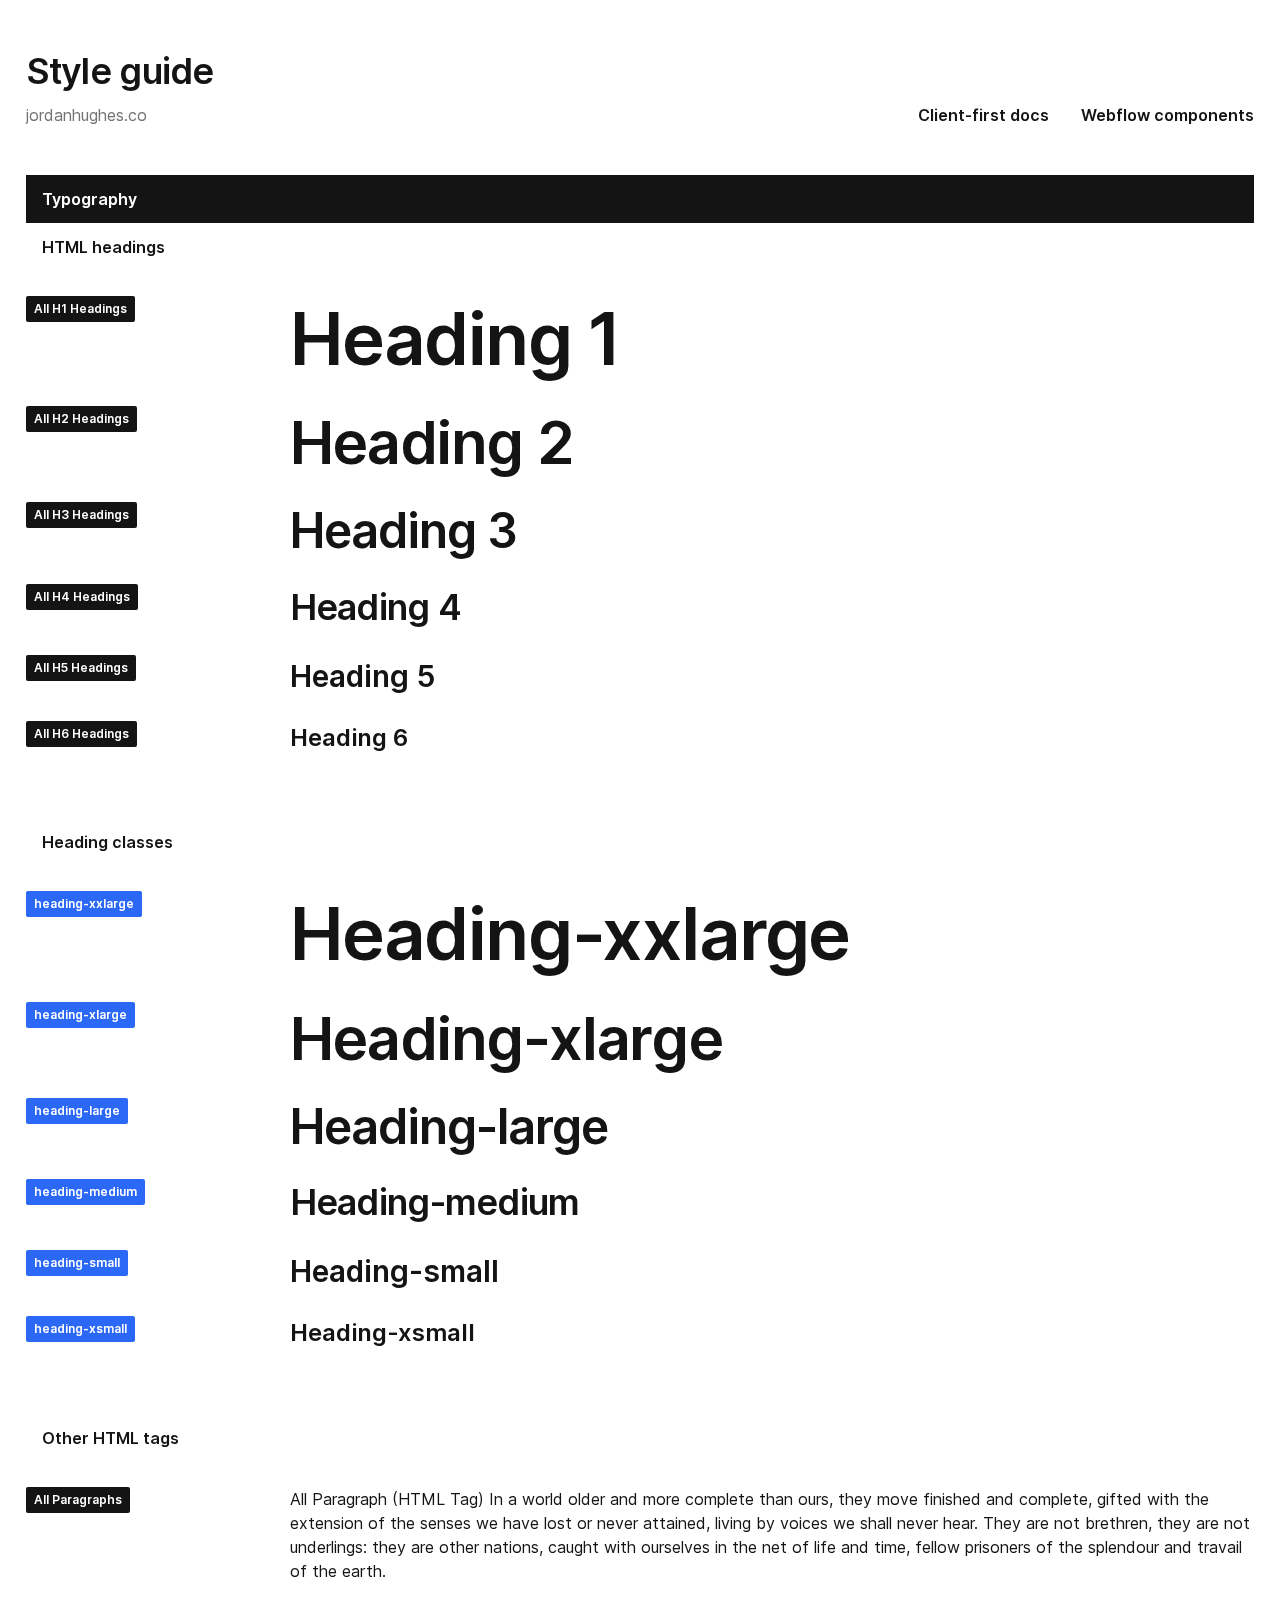
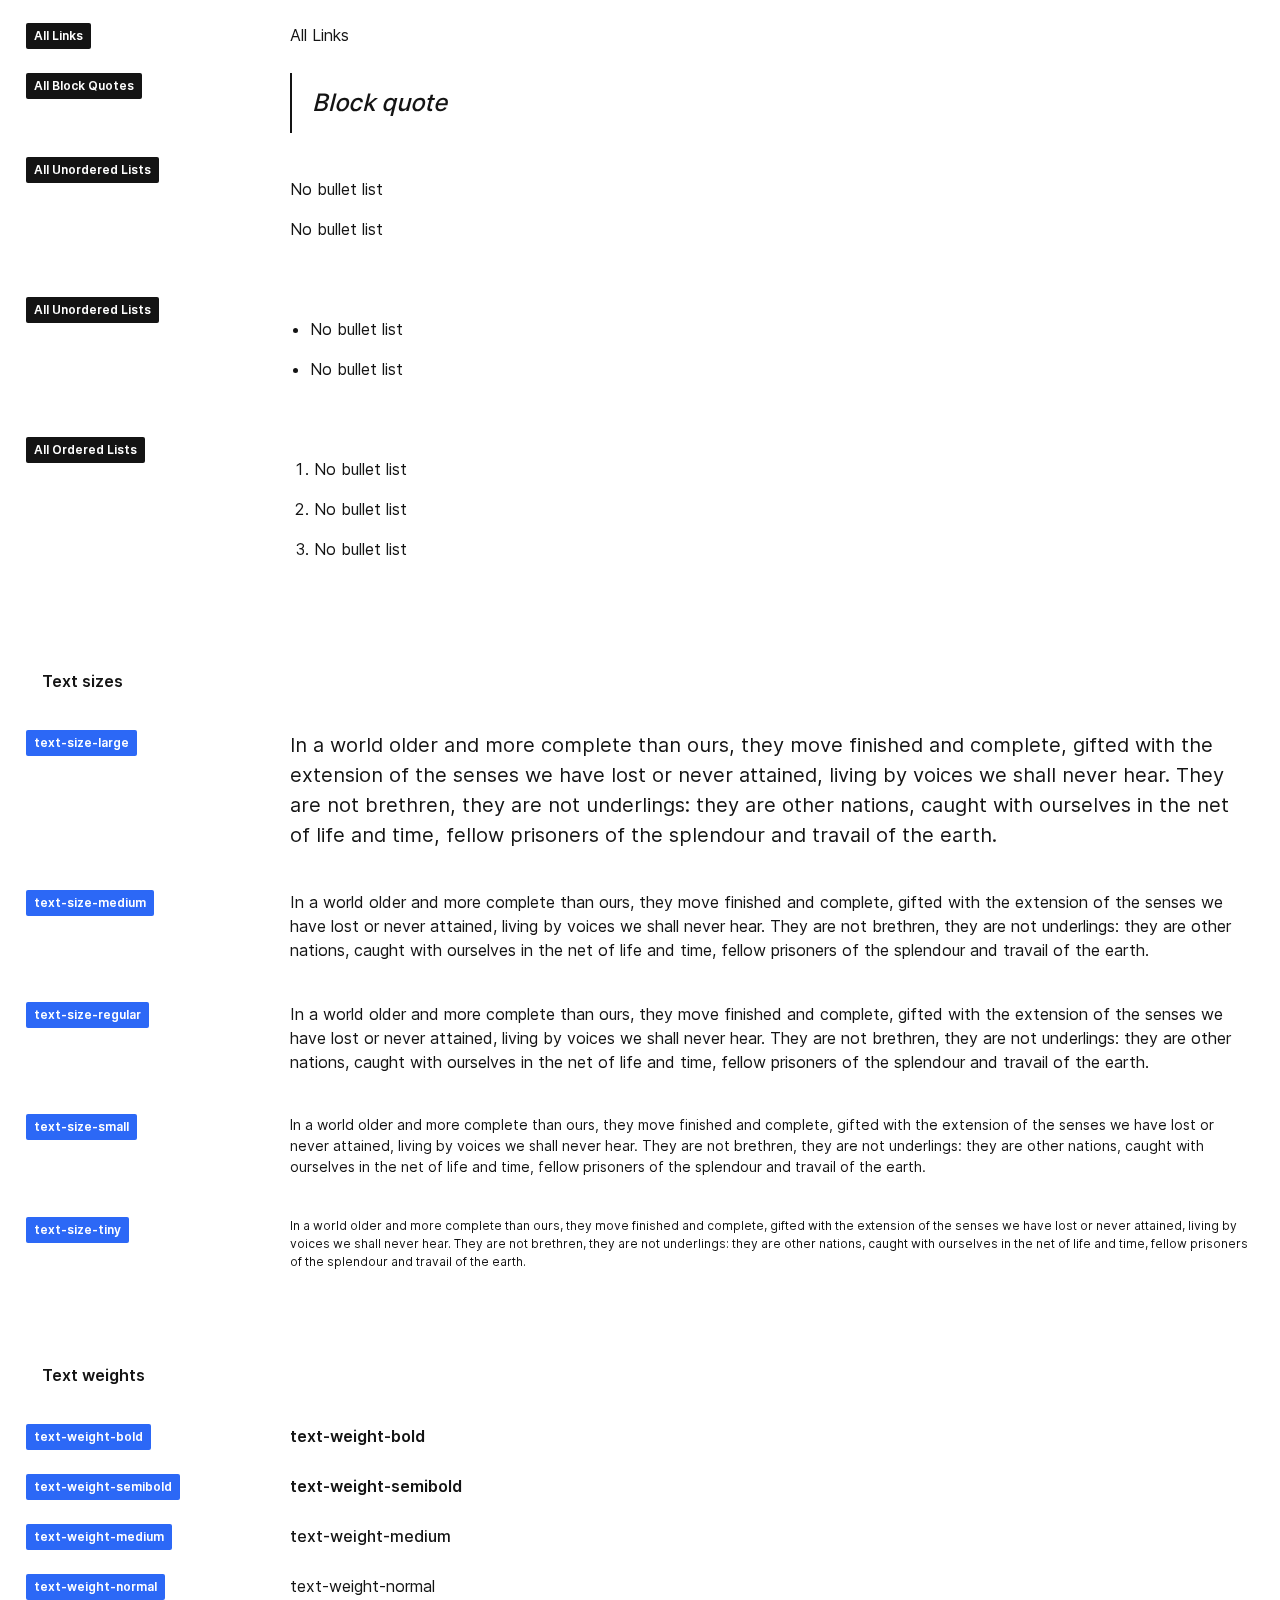
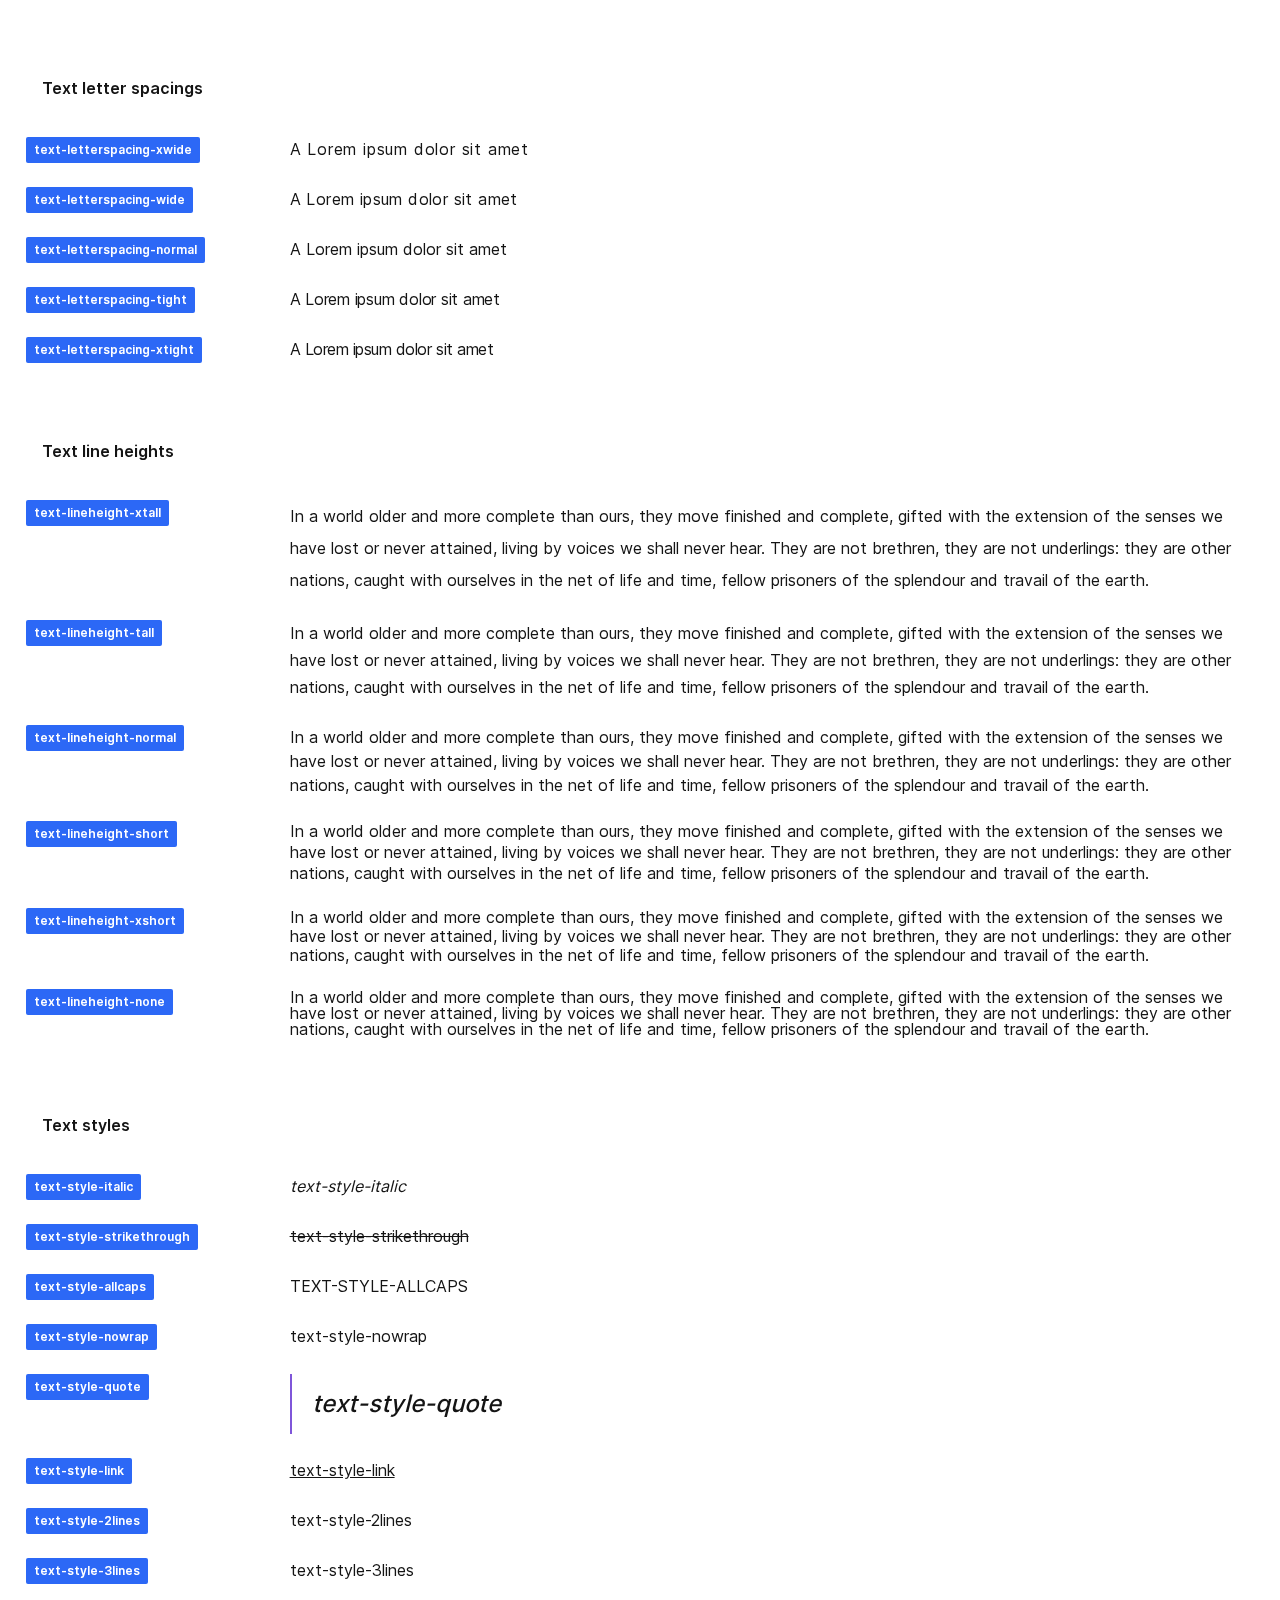
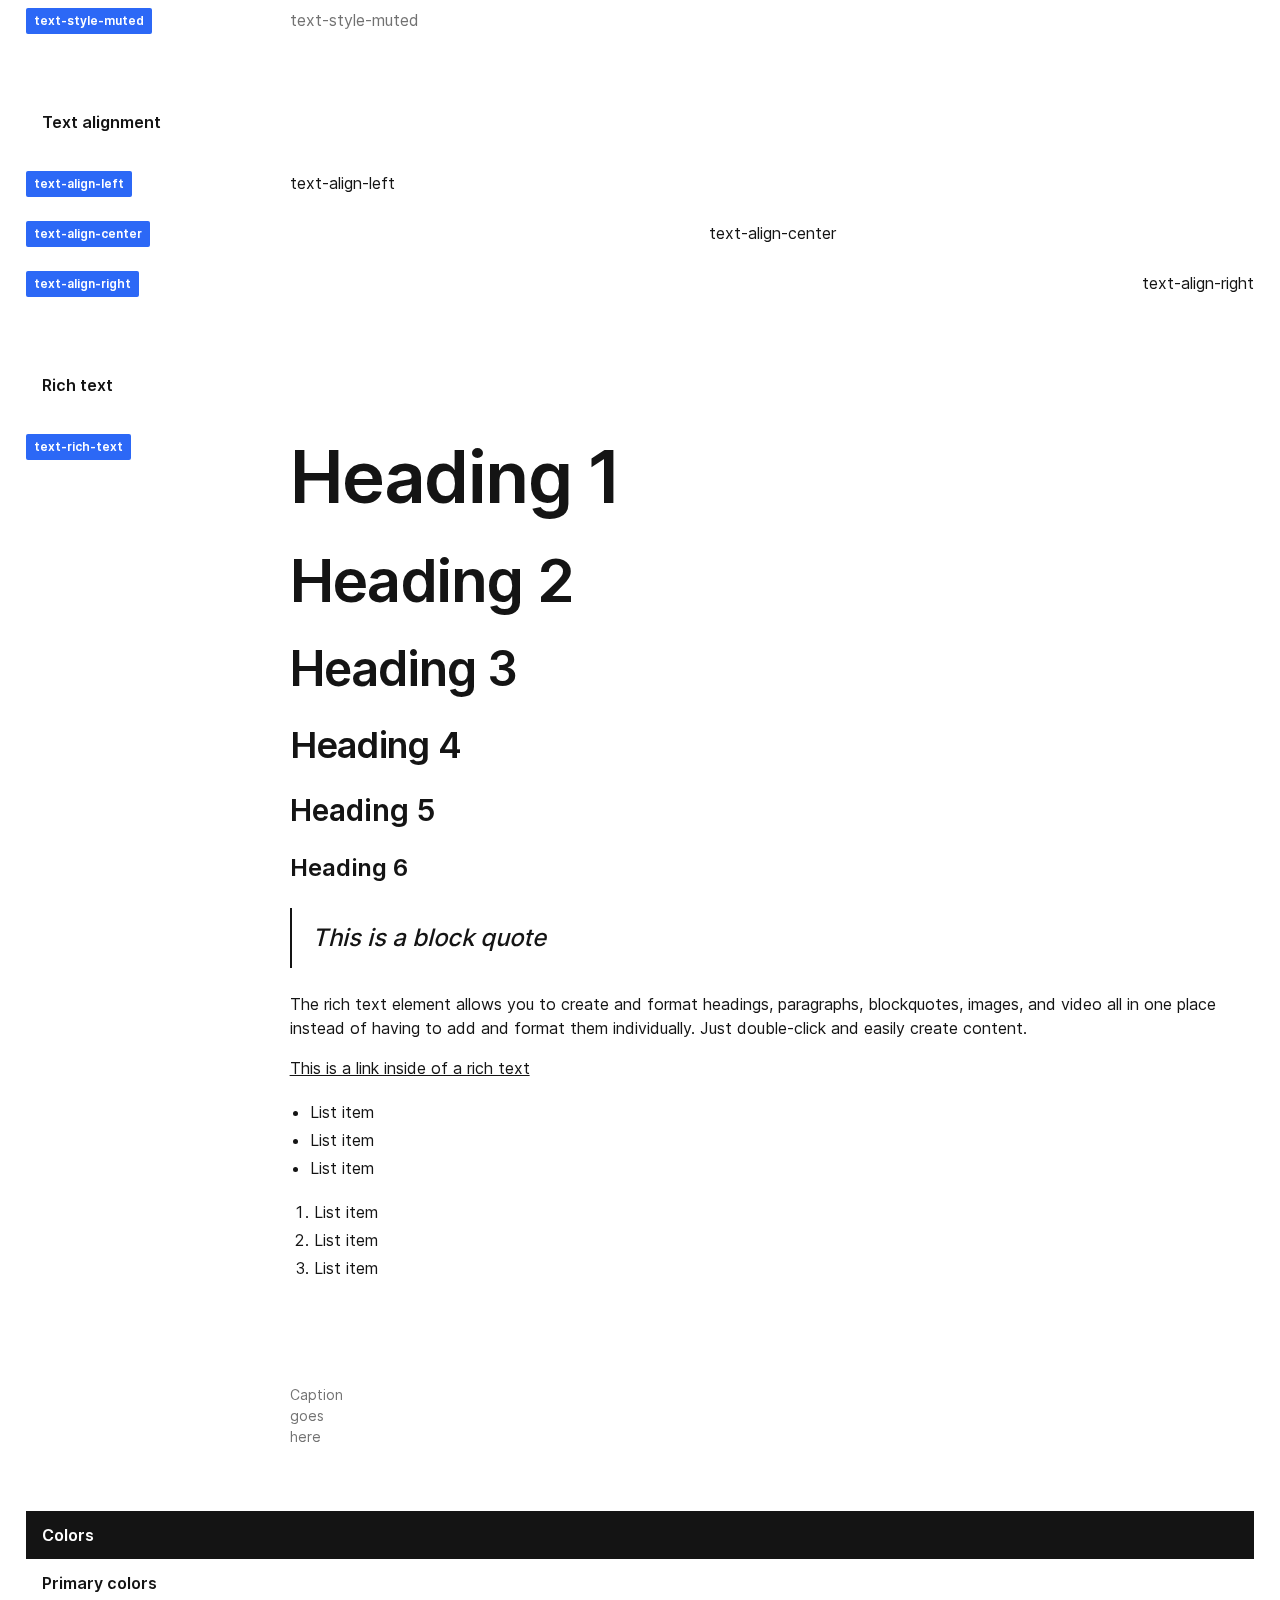
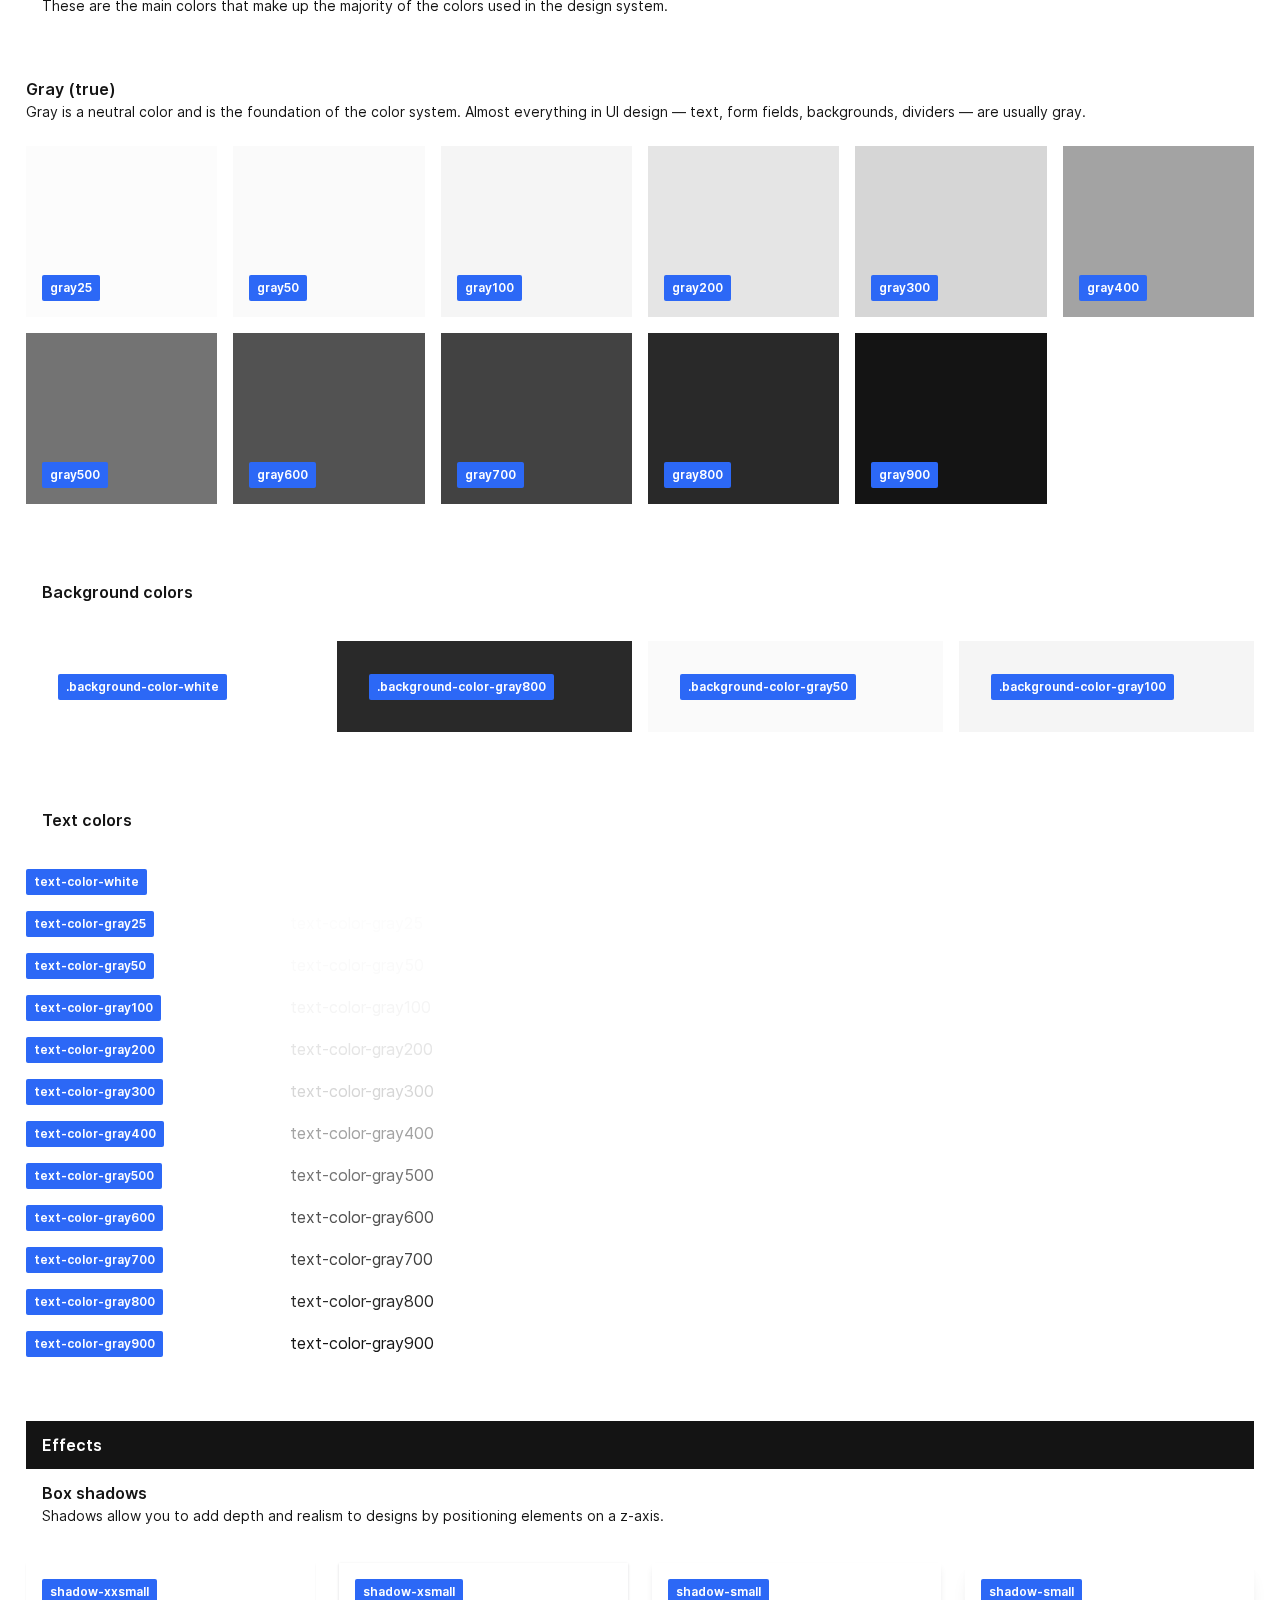
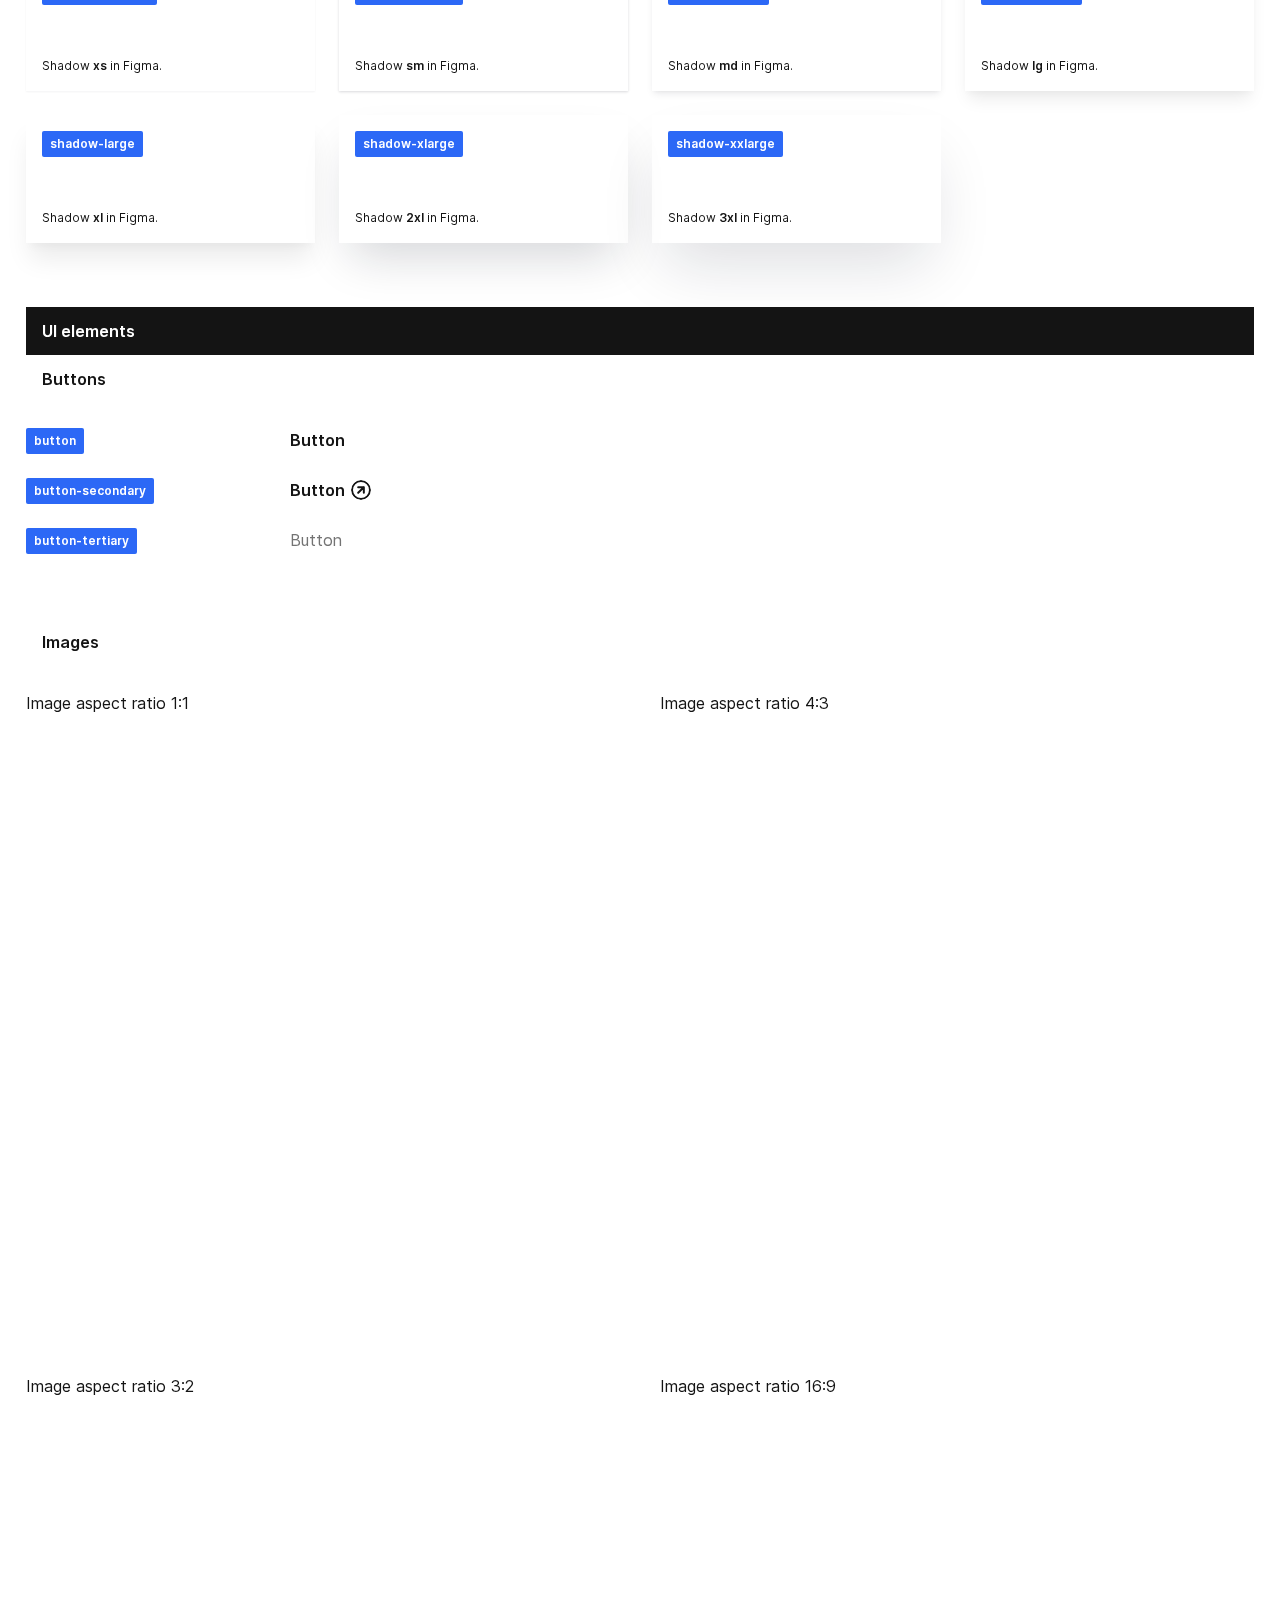
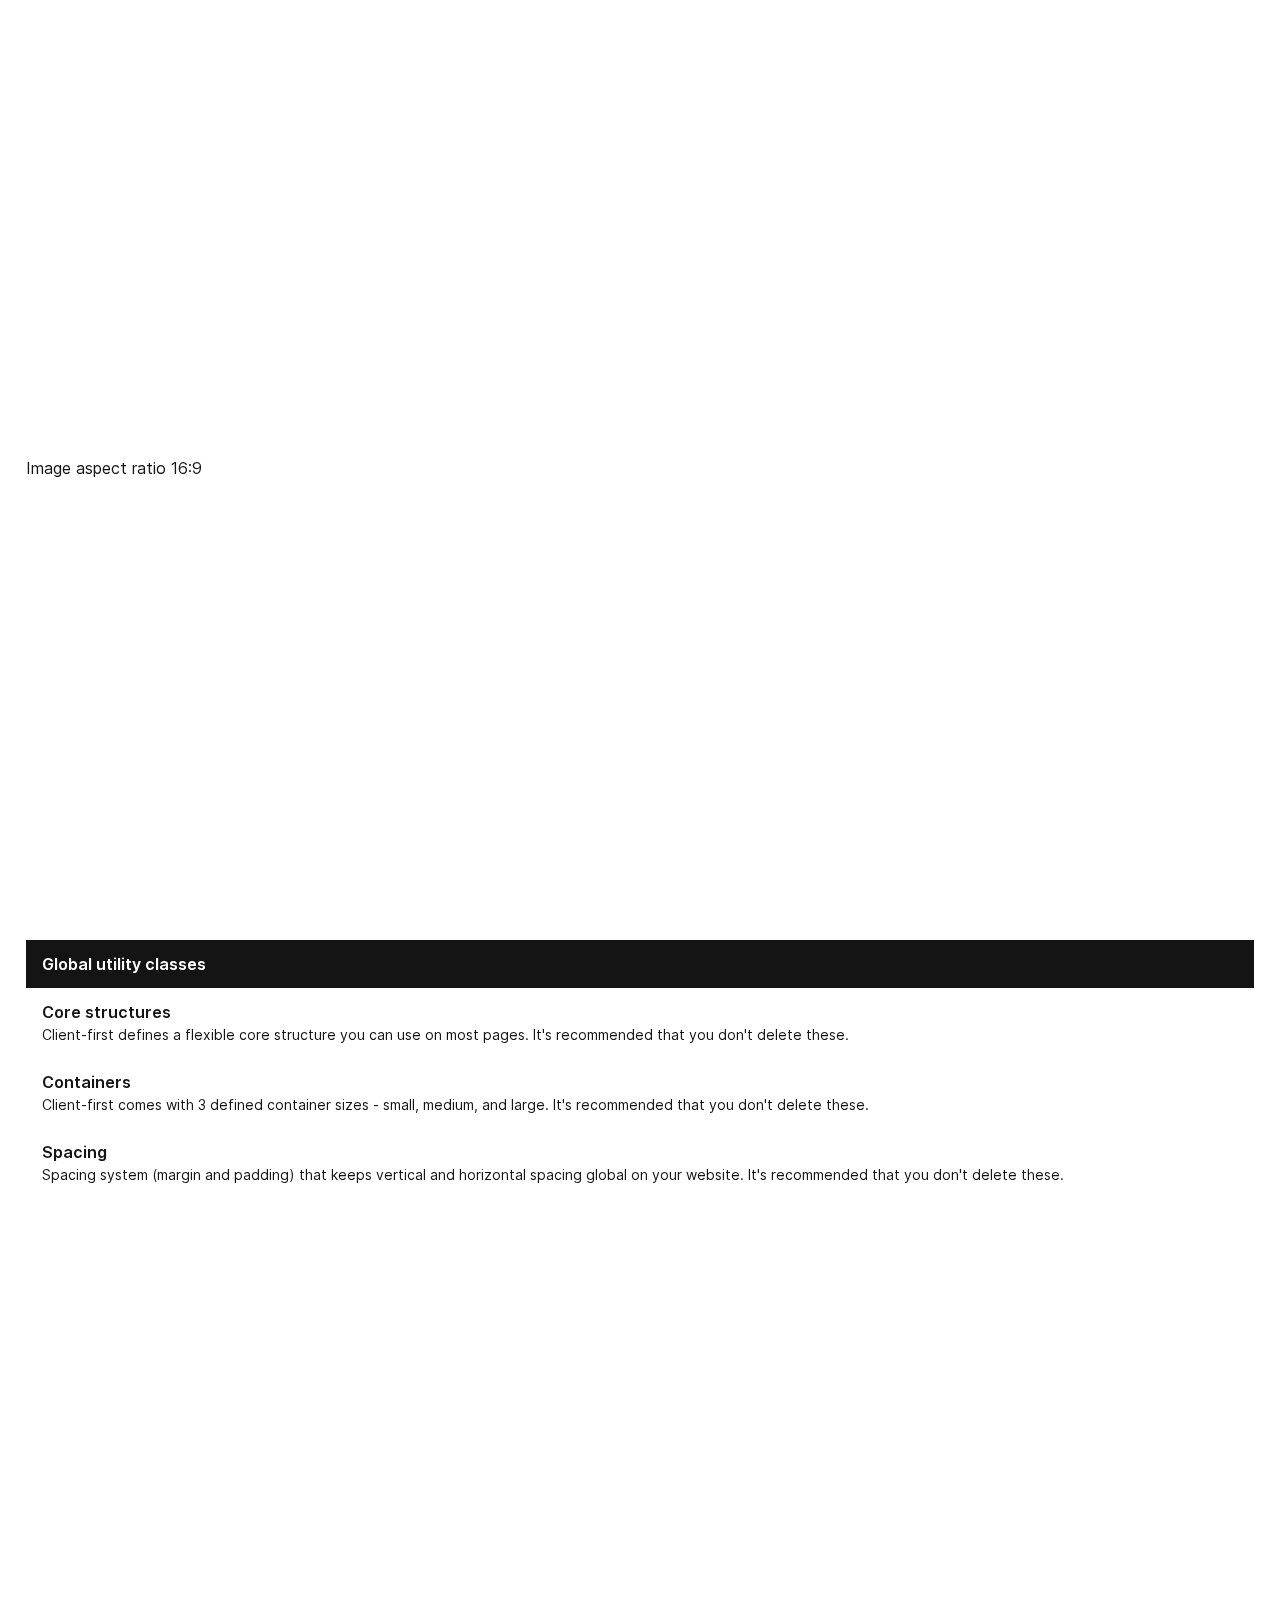
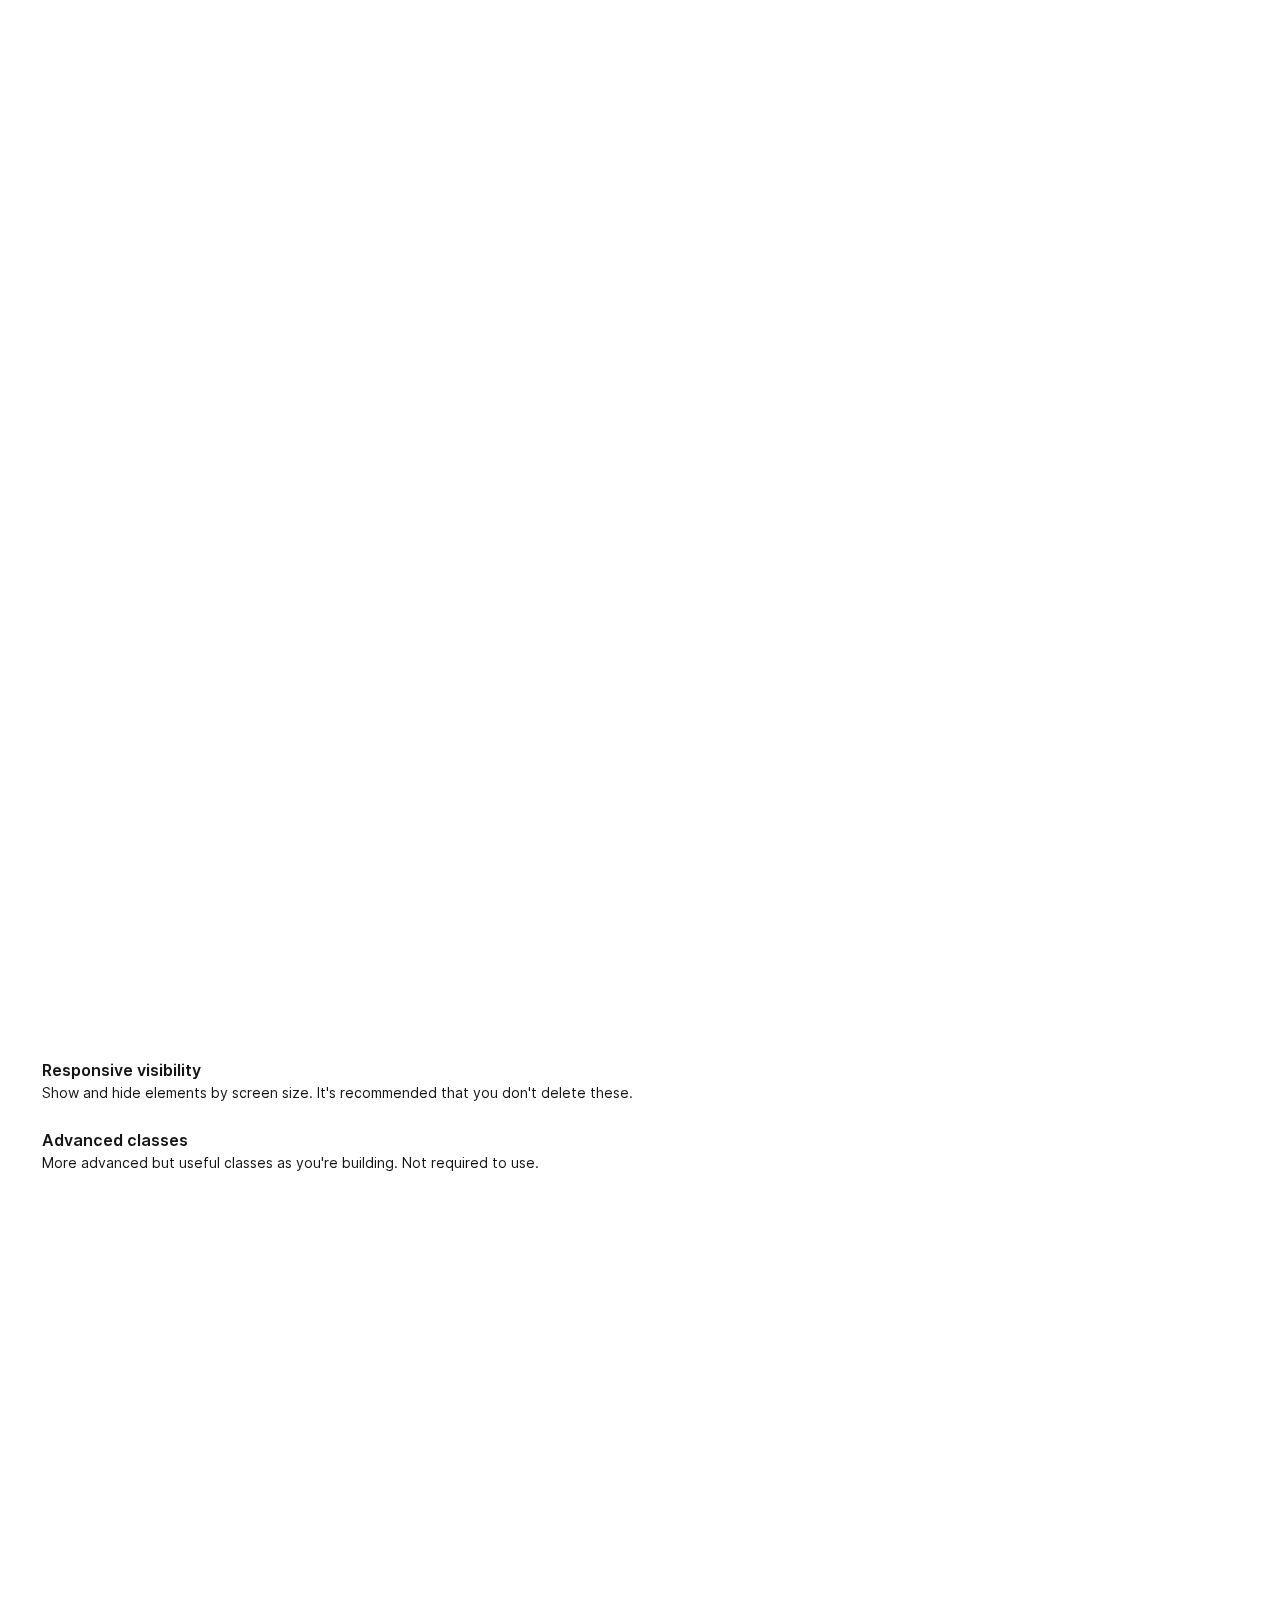
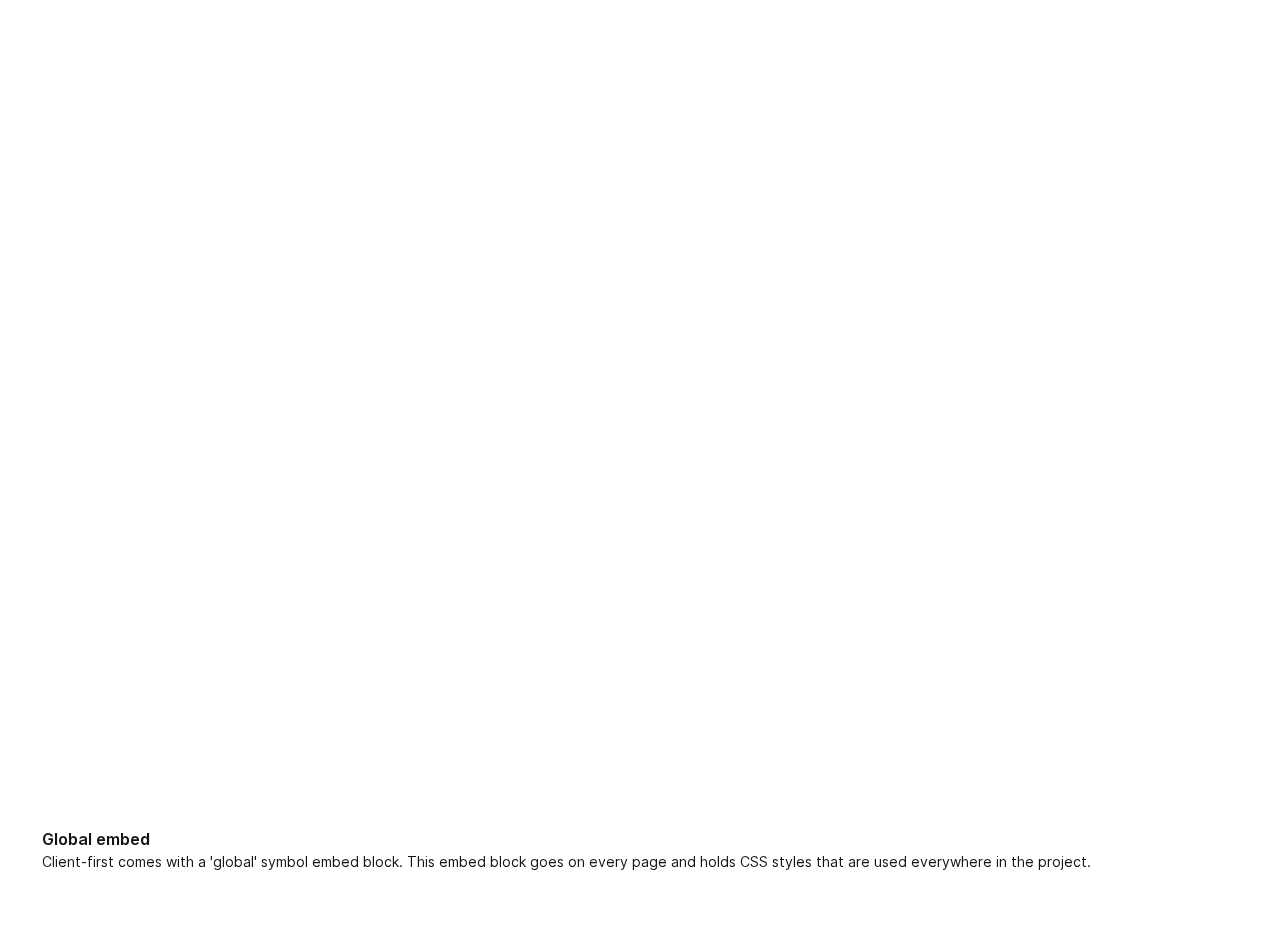
<file: style-guide.html>
<!DOCTYPE html><!--  This site was created in Webflow. https://webflow.com  --><!--  Last Published: Fri Jun 06 2025 14:35:17 GMT+0000 (Coordinated Universal Time)  -->
<html data-wf-page="6841897afd6535221550b168" data-wf-site="6841897afd6535221550b104" lang="en">
<head>
  <meta charset="utf-8">
  <title>dev.anthony.holiday</title>
  <meta content="width=device-width, initial-scale=1" name="viewport">
  <meta content="Webflow" name="generator">
  <link href="css/normalize.css" rel="stylesheet" type="text/css">
  <link href="css/webflow.css" rel="stylesheet" type="text/css">
  <link href="css/anthonyholiday.webflow.css" rel="stylesheet" type="text/css">
  <script type="text/javascript">!function(o,c){var n=c.documentElement,t=" w-mod-";n.className+=t+"js",("ontouchstart"in o||o.DocumentTouch&&c instanceof DocumentTouch)&&(n.className+=t+"touch")}(window,document);</script>
  <link href="images/favicon.png" rel="shortcut icon" type="image/x-icon">
  <link href="images/webclip.png" rel="apple-touch-icon">
</head>
<body>
  <div class="page-wrapper overflow-visible">
    <div bind="5ffad809-50c0-31dd-2ebc-e3eb71f28b9b" class="global-styles w-embed">
      <style>
/* Snippet gets rid of top margin on first element in any rich text*/
.w-richtext>:first-child {
	margin-top: 0;
}
/* Snippet gets rid of bottom margin on last element in any rich text*/
.w-richtext>:last-child, .w-richtext ol li:last-child, .w-richtext ul li:last-child {
    margin-bottom: 0;
}
/* Snippet makes all link elements listed below to inherit color from their parent */
a, 
.w-tab-link,
.w-nav-link,
.w-dropdown-btn,
.w-dropdown-toggle,
.w-dropdown-link
{
color: inherit;
}
/* Snippet prevents all click and hover interaction with an element */
.clickable-off {
  pointer-events: none;
}
/* Snippet enables all click and hover interaction with an element */
.clickable-on{
  pointer-events: auto;
}
/* Snippet enables you to add class of div-square which creates and maintains a 1:1 dimension of a div.*/
.div-square::after {
  content: "";
  display: block;
  padding-bottom: 100%;
}
/*Hide focus outline for main content element*/
    main:focus-visible {
    outline: -webkit-focus-ring-color auto 0px;
}
/* Make sure containers never lose their center alignment*/
.container-medium, .container-small, .container-large {
  margin-right: auto !important;
  margin-left: auto !important;
}
/*Reset selects, buttons, and links styles*/
.w-input, .w-select, a {
color: inherit;
text-decoration: inherit;
font-size: inherit;
}
/*Apply "..." after 3 lines of text */
.text-style-3lines {
    display: -webkit-box;
    overflow: hidden;
    -webkit-line-clamp: 3;
    -webkit-box-orient: vertical;
}
/* Apply "..." after 2 lines of text */
.text-style-2lines {
    display: -webkit-box;
    overflow: hidden;
    -webkit-line-clamp: 2;
    -webkit-box-orient: vertical;
}
/* Apply "..." after 1 line of text */
.text-style-1line {
    display: -webkit-box;
    overflow: hidden;
    -webkit-line-clamp: 1;
    -webkit-box-orient: vertical;
}
/* Apply "..." at 100% width */
.truncate-width { 
		width: 100%; 
    white-space: nowrap; 
    overflow: hidden; 
    text-overflow: ellipsis; 
}
/* Removes native scrollbar */
.no-scrollbar {
    -ms-overflow-style: none;  // IE 10+
    overflow: -moz-scrollbars-none;  // Firefox
}
.no-scrollbar::-webkit-scrollbar {
    display: none; // Safari and Chrome
}
/* Makes cursor wrappers not clickable */
body:hover .cursor_wrapper {opacity:1.0;}
.cursor_wrapper {pointer-events: none;
}
/* Makes cursor wrappers not clickable */
.cursor_component {
  pointer-events: none;
}
/* Adds shadow to cursor pointer */
.cursor_pointer {
  -webkit-filter: drop-shadow(0px 3px 6px rgba(0, 0, 0, 0.12));
  filter: drop-shadow(0px 3px 6px rgba(0, 0, 0, 0.12));
  pointer-events: none;
}
</style>
      <!--  Font smoothing and highlight colour  -->
      <style>
  * {
  -webkit-font-smoothing: antialiased;
  -moz-osx-font-smoothing: grayscale;
}
 ::selection {color: #FFFFFF; background: #2C68F6;
 }
</style>
    </div>
    <main class="main-wrapper">
      <div class="page-padding">
        <div class="container-large">
          <div class="styleguide_elements">
            <div class="styleguide_header">
              <div class="styleguide_header-content-left">
                <div class="margin-bottom margin-xxsmall">
                  <h1 class="heading-medium">Style guide</h1>
                </div>
                <a href="https://www.jordanhughes.co/" target="_blank" class="button-tertiary w-inline-block">
                  <div class="text-size-medium text-weight-normal">jordanhughes.co</div>
                </a>
              </div>
              <div class="styleguide_button-row">
                <a href="https://www.finsweet.com/client-first/docs/intro" target="_blank" class="button w-inline-block">
                  <div class="overflow-hidden">
                    <div class="text-size-medium">Client-first docs</div>
                  </div>
                  <div class="button_underline-wrapper">
                    <div class="button_underline"></div>
                  </div>
                </a>
                <a href="https://library.relume.io/folder?p=untitled-ui&amp;via=untitledui" target="_blank" class="button w-inline-block">
                  <div class="overflow-hidden">
                    <div class="text-size-medium">Webflow components</div>
                  </div>
                  <div class="button_underline-wrapper">
                    <div class="button_underline"></div>
                  </div>
                </a>
              </div>
            </div>
            <div class="styleguide_wrapper">
              <div class="styleguide_heading">Typography</div>
              <div class="w-layout-grid styleguide_list">
                <div id="w-node-_611607cc-ae5d-9a4c-c4d2-2ea86963bb74-1550b168" class="styleguide_subheading">
                  <div class="text-weight-semibold text-color-gray900">HTML headings</div>
                </div>
                <div id="w-node-_27f014f9-c496-205d-a222-69d46b63782b-1550b168" class="w-layout-grid styleguide_class-wrapper">
                  <div id="w-node-_27f014f9-c496-205d-a222-69d46b63782c-1550b168" class="styleguide_class-label html-tags">All H1 Headings</div>
                  <h1>Heading 1</h1>
                </div>
                <div id="w-node-_7f9fffa8-a6c3-6606-0808-6552e34c372f-1550b168" class="w-layout-grid styleguide_class-wrapper">
                  <div id="w-node-_7f9fffa8-a6c3-6606-0808-6552e34c3730-1550b168" class="styleguide_class-label html-tags">All H2 Headings</div>
                  <h2>Heading 2</h2>
                </div>
                <div id="w-node-_69749031-daf8-5027-d95f-0a98fc13a942-1550b168" class="w-layout-grid styleguide_class-wrapper">
                  <div id="w-node-_69749031-daf8-5027-d95f-0a98fc13a943-1550b168" class="styleguide_class-label html-tags">All H3 Headings</div>
                  <h3>Heading 3</h3>
                </div>
                <div id="w-node-_83301999-2c49-3e18-e7da-4c7c7d070ea8-1550b168" class="w-layout-grid styleguide_class-wrapper">
                  <div id="w-node-_83301999-2c49-3e18-e7da-4c7c7d070ea9-1550b168" class="styleguide_class-label html-tags">All H4 Headings</div>
                  <h4>Heading 4</h4>
                </div>
                <div id="w-node-_7f9964b7-477f-6d45-7182-77dce04b214e-1550b168" class="w-layout-grid styleguide_class-wrapper">
                  <div id="w-node-_7f9964b7-477f-6d45-7182-77dce04b214f-1550b168" class="styleguide_class-label html-tags">All H5 Headings</div>
                  <h5>Heading 5</h5>
                </div>
                <div id="w-node-bcd42b76-1bd6-8cde-c917-e8497aaca489-1550b168" class="w-layout-grid styleguide_class-wrapper">
                  <div id="w-node-bcd42b76-1bd6-8cde-c917-e8497aaca48a-1550b168" class="styleguide_class-label html-tags">All H6 Headings</div>
                  <h6>Heading 6</h6>
                </div>
              </div>
              <div class="w-layout-grid styleguide_list">
                <div id="w-node-_34826859-0a03-9fb8-8d59-bca5449dd59b-1550b168" class="styleguide_subheading">
                  <div class="text-weight-semibold text-color-gray900">Heading classes</div>
                </div>
                <div id="w-node-ce4e8531-7508-d194-4e66-ed664d352681-1550b168" class="w-layout-grid styleguide_class-wrapper">
                  <div id="w-node-ce34ec8d-48dd-2624-dd65-63a1d2b3761f-1550b168" class="styleguide_class-label">heading-xxlarge</div>
                  <h2 class="heading-xxlarge">Heading-xxlarge</h2>
                </div>
                <div id="w-node-_5bd8a7f3-4dd7-89de-2c50-fb1b4cb7af64-1550b168" class="w-layout-grid styleguide_class-wrapper">
                  <div id="w-node-_5bd8a7f3-4dd7-89de-2c50-fb1b4cb7af65-1550b168" class="styleguide_class-label">heading-xlarge</div>
                  <h2 class="heading-xlarge">Heading-xlarge</h2>
                </div>
                <div id="w-node-ac15c11c-447d-cc25-9ea5-641a9b4eb7d3-1550b168" class="w-layout-grid styleguide_class-wrapper">
                  <div id="w-node-ac15c11c-447d-cc25-9ea5-641a9b4eb7d4-1550b168" class="styleguide_class-label">heading-large</div>
                  <h2 class="heading-large">Heading-large</h2>
                </div>
                <div id="w-node-_81c93343-016b-b5c6-5880-a1275b994c15-1550b168" class="w-layout-grid styleguide_class-wrapper">
                  <div id="w-node-_81c93343-016b-b5c6-5880-a1275b994c16-1550b168" class="styleguide_class-label">heading-medium</div>
                  <h2 class="heading-medium">Heading-medium</h2>
                </div>
                <div id="w-node-_75b4db0d-af1e-a553-4c1b-9325460674d5-1550b168" class="w-layout-grid styleguide_class-wrapper">
                  <div id="w-node-_75b4db0d-af1e-a553-4c1b-9325460674d6-1550b168" class="styleguide_class-label">heading-small</div>
                  <h2 class="heading-small">Heading-small</h2>
                </div>
                <div id="w-node-_1d35918e-a5aa-e04d-0071-71a80c2ef8bc-1550b168" class="w-layout-grid styleguide_class-wrapper">
                  <div id="w-node-_1d35918e-a5aa-e04d-0071-71a80c2ef8bd-1550b168" class="styleguide_class-label">heading-xsmall</div>
                  <h2 class="heading-xsmall">Heading-xsmall</h2>
                </div>
              </div>
              <div class="w-layout-grid styleguide_list">
                <div id="w-node-_80d2dd82-0cf2-071e-9875-dac4192eae6f-1550b168" class="styleguide_subheading">
                  <div class="text-weight-semibold text-color-gray900">Other HTML tags</div>
                </div>
                <div id="w-node-_4635f455-7122-d962-9614-bf90a260e076-1550b168" class="w-layout-grid styleguide_class-wrapper">
                  <div id="w-node-_9639846d-3d42-62ca-be07-71a881d089aa-1550b168" class="styleguide_class-label html-tags">All Paragraphs</div>
                  <p>All Paragraph (HTML Tag) In a world older and more complete than ours, they move finished and complete, gifted with the extension of the senses we have lost or never attained, living by voices we shall never hear. They are not brethren, they are not underlings: they are other nations, caught with ourselves in the net of life and time, fellow prisoners of the splendour and travail of the earth.</p>
                </div>
                <div id="w-node-faafa76f-c50d-7ed5-3cd3-6a84cf7f6e5c-1550b168" class="w-layout-grid styleguide_class-wrapper">
                  <div id="w-node-faafa76f-c50d-7ed5-3cd3-6a84cf7f6e5d-1550b168" class="styleguide_class-label html-tags">All Links</div>
                  <a href="#">All Links</a>
                </div>
                <div id="w-node-c89a7610-7922-201e-8aa0-d2f390fbbaaf-1550b168" class="w-layout-grid styleguide_class-wrapper">
                  <div id="w-node-c89a7610-7922-201e-8aa0-d2f390fbbab0-1550b168" class="styleguide_class-label html-tags">All Block Quotes</div>
                  <blockquote>Block quote</blockquote>
                </div>
                <div id="w-node-_8ac3a8f8-0cf4-5049-9b3f-d6a5adb243b4-1550b168" class="w-layout-grid styleguide_class-wrapper">
                  <div id="w-node-_8ac3a8f8-0cf4-5049-9b3f-d6a5adb243b5-1550b168" class="styleguide_class-label html-tags">All Unordered Lists</div>
                  <ul role="list" class="w-list-unstyled">
                    <li>
                      <p>No bullet list</p>
                    </li>
                    <li>
                      <p>No bullet list</p>
                    </li>
                  </ul>
                </div>
                <div id="w-node-_3a215a2b-02fa-e206-daec-8d4511cd80bc-1550b168" class="w-layout-grid styleguide_class-wrapper">
                  <div id="w-node-_3a215a2b-02fa-e206-daec-8d4511cd80bd-1550b168" class="styleguide_class-label html-tags">All Unordered Lists</div>
                  <ul role="list">
                    <li>
                      <p>No bullet list</p>
                    </li>
                    <li>
                      <p>No bullet list</p>
                    </li>
                  </ul>
                </div>
                <div id="w-node-_5c43ac7f-d74e-7257-6eb4-b5ea6c004017-1550b168" class="w-layout-grid styleguide_class-wrapper">
                  <div id="w-node-_5c43ac7f-d74e-7257-6eb4-b5ea6c004018-1550b168" class="styleguide_class-label html-tags">All Ordered Lists</div>
                  <ol role="list">
                    <li>
                      <p>No bullet list</p>
                    </li>
                    <li>
                      <p>No bullet list</p>
                    </li>
                    <li>
                      <p>No bullet list</p>
                    </li>
                  </ol>
                </div>
              </div>
              <div class="w-layout-grid styleguide_list">
                <div id="w-node-_3884ceb3-f06f-178c-f76e-9f909fa0b8c4-1550b168" class="styleguide_subheading">
                  <div class="text-weight-semibold text-color-gray900">Text sizes</div>
                </div>
                <div id="w-node-e75743e2-0530-5d56-4143-3b025f2bb3df-1550b168" class="w-layout-grid styleguide_class-wrapper">
                  <div id="w-node-e75743e2-0530-5d56-4143-3b025f2bb3e0-1550b168" class="styleguide_class-label">text-size-large</div>
                  <p class="text-size-large">In a world older and more complete than ours, they move finished and complete, gifted with the extension of the senses we have lost or never attained, living by voices we shall never hear. They are not brethren, they are not underlings: they are other nations, caught with ourselves in the net of life and time, fellow prisoners of the splendour and travail of the earth.</p>
                </div>
                <div id="w-node-f9cba5a6-6f85-ee5a-67aa-bb3d8561c6c2-1550b168" class="w-layout-grid styleguide_class-wrapper">
                  <div id="w-node-f9cba5a6-6f85-ee5a-67aa-bb3d8561c6c3-1550b168" class="styleguide_class-label">text-size-medium</div>
                  <p class="text-size-medium">In a world older and more complete than ours, they move finished and complete, gifted with the extension of the senses we have lost or never attained, living by voices we shall never hear. They are not brethren, they are not underlings: they are other nations, caught with ourselves in the net of life and time, fellow prisoners of the splendour and travail of the earth.</p>
                </div>
                <div id="w-node-a667cb93-1ecd-dcea-9699-8d7595ba7f48-1550b168" class="w-layout-grid styleguide_class-wrapper">
                  <div id="w-node-a667cb93-1ecd-dcea-9699-8d7595ba7f49-1550b168" class="styleguide_class-label">text-size-regular</div>
                  <p class="text-size-regular">In a world older and more complete than ours, they move finished and complete, gifted with the extension of the senses we have lost or never attained, living by voices we shall never hear. They are not brethren, they are not underlings: they are other nations, caught with ourselves in the net of life and time, fellow prisoners of the splendour and travail of the earth.</p>
                </div>
                <div id="w-node-c4d26b2f-7287-425e-b3a2-cbdbea7c4e91-1550b168" class="w-layout-grid styleguide_class-wrapper">
                  <div id="w-node-c4d26b2f-7287-425e-b3a2-cbdbea7c4e92-1550b168" class="styleguide_class-label">text-size-small</div>
                  <p class="text-size-small">In a world older and more complete than ours, they move finished and complete, gifted with the extension of the senses we have lost or never attained, living by voices we shall never hear. They are not brethren, they are not underlings: they are other nations, caught with ourselves in the net of life and time, fellow prisoners of the splendour and travail of the earth.</p>
                </div>
                <div id="w-node-_0fcbc4d4-a765-18f9-bb97-96773483ed05-1550b168" class="w-layout-grid styleguide_class-wrapper">
                  <div id="w-node-_0fcbc4d4-a765-18f9-bb97-96773483ed06-1550b168" class="styleguide_class-label">text-size-tiny</div>
                  <p class="text-size-tiny">In a world older and more complete than ours, they move finished and complete, gifted with the extension of the senses we have lost or never attained, living by voices we shall never hear. They are not brethren, they are not underlings: they are other nations, caught with ourselves in the net of life and time, fellow prisoners of the splendour and travail of the earth.</p>
                </div>
              </div>
              <div class="w-layout-grid styleguide_list">
                <div id="w-node-_85959611-b184-f1cb-4938-1292fbb6413e-1550b168" class="styleguide_subheading">
                  <div class="text-weight-semibold text-color-gray900">Text weights</div>
                </div>
                <div id="w-node-_54da55f7-d012-d5c8-6762-4e3fb8246423-1550b168" class="w-layout-grid styleguide_class-wrapper">
                  <div id="w-node-_54da55f7-d012-d5c8-6762-4e3fb8246424-1550b168" class="styleguide_class-label">text-weight-bold</div>
                  <div class="text-weight-bold">text-weight-bold</div>
                </div>
                <div id="w-node-_54da55f7-d012-d5c8-6762-4e3fb8246428-1550b168" class="w-layout-grid styleguide_class-wrapper">
                  <div id="w-node-_54da55f7-d012-d5c8-6762-4e3fb8246429-1550b168" class="styleguide_class-label">text-weight-semibold</div>
                  <div class="text-weight-semibold">text-weight-semibold</div>
                </div>
                <div id="w-node-_54da55f7-d012-d5c8-6762-4e3fb824642d-1550b168" class="w-layout-grid styleguide_class-wrapper">
                  <div id="w-node-_54da55f7-d012-d5c8-6762-4e3fb824642e-1550b168" class="styleguide_class-label">text-weight-medium</div>
                  <div class="text-weight-medium">text-weight-medium</div>
                </div>
                <div id="w-node-_54da55f7-d012-d5c8-6762-4e3fb8246432-1550b168" class="w-layout-grid styleguide_class-wrapper">
                  <div id="w-node-_54da55f7-d012-d5c8-6762-4e3fb8246433-1550b168" class="styleguide_class-label">text-weight-normal</div>
                  <div class="text-weight-normal">text-weight-normal</div>
                </div>
              </div>
              <div class="w-layout-grid styleguide_list">
                <div id="w-node-c6a804be-5fa9-d9a2-4c26-ddedc86de3f3-1550b168" class="styleguide_subheading">
                  <div class="text-weight-semibold text-color-gray900">Text letter spacings</div>
                </div>
                <div id="w-node-_926c497d-e762-67c5-297c-e04d778677a1-1550b168" class="w-layout-grid styleguide_class-wrapper">
                  <div id="w-node-_926c497d-e762-67c5-297c-e04d778677a2-1550b168" class="styleguide_class-label">text-letterspacing-xwide</div>
                  <div class="text-letterspacing-xwide">A Lorem ipsum dolor sit amet</div>
                </div>
                <div id="w-node-_05da2117-6fd5-50e8-f3f9-ca4176628e98-1550b168" class="w-layout-grid styleguide_class-wrapper">
                  <div id="w-node-_05da2117-6fd5-50e8-f3f9-ca4176628e99-1550b168" class="styleguide_class-label">text-letterspacing-wide</div>
                  <div class="text-letterspacing-wide">A Lorem ipsum dolor sit amet</div>
                </div>
                <div id="w-node-_4dfb74c9-4e90-e5be-b1fc-76de94baaf9b-1550b168" class="w-layout-grid styleguide_class-wrapper">
                  <div id="w-node-_4dfb74c9-4e90-e5be-b1fc-76de94baaf9c-1550b168" class="styleguide_class-label">text-letterspacing-normal</div>
                  <div class="text-letterspacing-normal">A Lorem ipsum dolor sit amet</div>
                </div>
                <div id="w-node-_055955fb-ace0-0035-b0d8-7956cf0602bd-1550b168" class="w-layout-grid styleguide_class-wrapper">
                  <div id="w-node-_055955fb-ace0-0035-b0d8-7956cf0602be-1550b168" class="styleguide_class-label">text-letterspacing-tight</div>
                  <div class="text-letterspacing-tight">A Lorem ipsum dolor sit amet</div>
                </div>
                <div id="w-node-_96e0ff74-72cd-332e-fd6a-2fb0635d30cd-1550b168" class="w-layout-grid styleguide_class-wrapper">
                  <div id="w-node-_96e0ff74-72cd-332e-fd6a-2fb0635d30ce-1550b168" class="styleguide_class-label">text-letterspacing-xtight</div>
                  <div class="text-letterspacing-xtight">A Lorem ipsum dolor sit amet</div>
                </div>
              </div>
              <div class="w-layout-grid styleguide_list">
                <div id="w-node-_568bfc0c-1df6-e6dd-5bcc-eff70d085390-1550b168" class="styleguide_subheading">
                  <div class="text-weight-semibold text-color-gray900">Text line heights</div>
                </div>
                <div id="w-node-a5dedb64-b161-6bf7-9083-f332c683030f-1550b168" class="w-layout-grid styleguide_class-wrapper">
                  <div id="w-node-a5dedb64-b161-6bf7-9083-f332c6830310-1550b168" class="styleguide_class-label">text-lineheight-xtall</div>
                  <div class="text-lineheight-xtall">In a world older and more complete than ours, they move finished and complete, gifted with the extension of the senses we have lost or never attained, living by voices we shall never hear. They are not brethren, they are not underlings: they are other nations, caught with ourselves in the net of life and time, fellow prisoners of the splendour and travail of the earth.</div>
                </div>
                <div id="w-node-a5dedb64-b161-6bf7-9083-f332c6830314-1550b168" class="w-layout-grid styleguide_class-wrapper">
                  <div id="w-node-a5dedb64-b161-6bf7-9083-f332c6830315-1550b168" class="styleguide_class-label">text-lineheight-tall</div>
                  <div class="text-lineheight-tall">In a world older and more complete than ours, they move finished and complete, gifted with the extension of the senses we have lost or never attained, living by voices we shall never hear. They are not brethren, they are not underlings: they are other nations, caught with ourselves in the net of life and time, fellow prisoners of the splendour and travail of the earth.</div>
                </div>
                <div id="w-node-a5dedb64-b161-6bf7-9083-f332c6830319-1550b168" class="w-layout-grid styleguide_class-wrapper">
                  <div id="w-node-a5dedb64-b161-6bf7-9083-f332c683031a-1550b168" class="styleguide_class-label">text-lineheight-normal</div>
                  <div class="text-lineheight-normal">In a world older and more complete than ours, they move finished and complete, gifted with the extension of the senses we have lost or never attained, living by voices we shall never hear. They are not brethren, they are not underlings: they are other nations, caught with ourselves in the net of life and time, fellow prisoners of the splendour and travail of the earth.</div>
                </div>
                <div id="w-node-a5dedb64-b161-6bf7-9083-f332c683031e-1550b168" class="w-layout-grid styleguide_class-wrapper">
                  <div id="w-node-a5dedb64-b161-6bf7-9083-f332c683031f-1550b168" class="styleguide_class-label">text-lineheight-short</div>
                  <div class="text-lineheight-short">In a world older and more complete than ours, they move finished and complete, gifted with the extension of the senses we have lost or never attained, living by voices we shall never hear. They are not brethren, they are not underlings: they are other nations, caught with ourselves in the net of life and time, fellow prisoners of the splendour and travail of the earth.</div>
                </div>
                <div id="w-node-a5dedb64-b161-6bf7-9083-f332c6830323-1550b168" class="w-layout-grid styleguide_class-wrapper">
                  <div id="w-node-a5dedb64-b161-6bf7-9083-f332c6830324-1550b168" class="styleguide_class-label">text-lineheight-xshort</div>
                  <div class="text-lineheight-xshort">In a world older and more complete than ours, they move finished and complete, gifted with the extension of the senses we have lost or never attained, living by voices we shall never hear. They are not brethren, they are not underlings: they are other nations, caught with ourselves in the net of life and time, fellow prisoners of the splendour and travail of the earth.</div>
                </div>
                <div id="w-node-_7888c13b-afa6-6889-b84e-ce8534781c56-1550b168" class="w-layout-grid styleguide_class-wrapper">
                  <div id="w-node-_7888c13b-afa6-6889-b84e-ce8534781c57-1550b168" class="styleguide_class-label">text-lineheight-none</div>
                  <div class="text-lineheight-none">In a world older and more complete than ours, they move finished and complete, gifted with the extension of the senses we have lost or never attained, living by voices we shall never hear. They are not brethren, they are not underlings: they are other nations, caught with ourselves in the net of life and time, fellow prisoners of the splendour and travail of the earth.</div>
                </div>
              </div>
              <div class="w-layout-grid styleguide_list">
                <div id="w-node-_0e1496e1-4f60-0716-0560-094a8fd6f1a5-1550b168" class="styleguide_subheading">
                  <div class="text-weight-semibold text-color-gray900">Text styles</div>
                </div>
                <div id="w-node-_7724a18c-3fe5-f33a-bceb-50f473325102-1550b168" class="w-layout-grid styleguide_class-wrapper">
                  <div id="w-node-_7724a18c-3fe5-f33a-bceb-50f473325103-1550b168" class="styleguide_class-label">text-style-italic</div>
                  <div class="text-style-italic">text-style-italic</div>
                </div>
                <div id="w-node-_5a11de4c-5840-e9e7-605c-874d29f6c571-1550b168" class="w-layout-grid styleguide_class-wrapper">
                  <div id="w-node-_5a11de4c-5840-e9e7-605c-874d29f6c572-1550b168" class="styleguide_class-label">text-style-strikethrough</div>
                  <div class="text-style-strikethrough">text-style-strikethrough</div>
                </div>
                <div id="w-node-_6bc27eaa-33c2-986d-7753-9fa2671fba5b-1550b168" class="w-layout-grid styleguide_class-wrapper">
                  <div id="w-node-_6bc27eaa-33c2-986d-7753-9fa2671fba5c-1550b168" class="styleguide_class-label">text-style-allcaps</div>
                  <div class="text-style-allcaps">text-style-allcaps</div>
                </div>
                <div id="w-node-c0ce7c92-19dc-93ec-a94e-8858551e1229-1550b168" class="w-layout-grid styleguide_class-wrapper">
                  <div id="w-node-c0ce7c92-19dc-93ec-a94e-8858551e122a-1550b168" class="styleguide_class-label">text-style-nowrap</div>
                  <div class="text-style-nowrap">text-style-nowrap</div>
                </div>
                <div id="w-node-b93d6dba-685b-a443-1c37-e0300683f217-1550b168" class="w-layout-grid styleguide_class-wrapper">
                  <div id="w-node-b93d6dba-685b-a443-1c37-e0300683f218-1550b168" class="styleguide_class-label">text-style-quote</div>
                  <div class="text-style-quote">text-style-quote</div>
                </div>
                <div id="w-node-fa7e397a-9f40-5c7e-f24e-fa4ed25ee657-1550b168" class="w-layout-grid styleguide_class-wrapper">
                  <div id="w-node-fa7e397a-9f40-5c7e-f24e-fa4ed25ee658-1550b168" class="styleguide_class-label">text-style-link</div>
                  <div class="text-style-link">text-style-link</div>
                </div>
                <div id="w-node-_193349b6-b110-711a-80c1-689427dedc06-1550b168" class="w-layout-grid styleguide_class-wrapper">
                  <div id="w-node-_193349b6-b110-711a-80c1-689427dedc07-1550b168" class="styleguide_class-label">text-style-2lines</div>
                  <div class="text-style-2lines">text-style-2lines</div>
                </div>
                <div id="w-node-_65d9c18c-1de8-0da8-dff3-f9e687e97bc5-1550b168" class="w-layout-grid styleguide_class-wrapper">
                  <div id="w-node-_65d9c18c-1de8-0da8-dff3-f9e687e97bc6-1550b168" class="styleguide_class-label">text-style-3lines</div>
                  <div class="text-style-3lines">text-style-3lines</div>
                </div>
                <div id="w-node-c377a011-beba-1f3f-91f0-024a24894531-1550b168" class="w-layout-grid styleguide_class-wrapper">
                  <div id="w-node-c377a011-beba-1f3f-91f0-024a24894532-1550b168" class="styleguide_class-label">text-style-muted</div>
                  <div class="text-style-muted">text-style-muted</div>
                </div>
              </div>
              <div class="w-layout-grid styleguide_list">
                <div id="w-node-_41b861b5-4f64-4c43-7229-39048ec9840d-1550b168" class="styleguide_subheading">
                  <div class="text-weight-semibold text-color-gray900">Text alignment</div>
                </div>
                <div id="w-node-_2e11fe47-a3fe-d55a-a64a-ce897aa84c11-1550b168" class="w-layout-grid styleguide_class-wrapper">
                  <div id="w-node-_2e11fe47-a3fe-d55a-a64a-ce897aa84c12-1550b168" class="styleguide_class-label">text-align-left</div>
                  <div class="text-align-left">text-align-left</div>
                </div>
                <div id="w-node-_85f44bff-f846-6be7-deae-0932d3f5a986-1550b168" class="w-layout-grid styleguide_class-wrapper">
                  <div id="w-node-_85f44bff-f846-6be7-deae-0932d3f5a987-1550b168" class="styleguide_class-label">text-align-center</div>
                  <div class="text-align-center">text-align-center</div>
                </div>
                <div id="w-node-_5f462ae2-f480-a46d-248d-f1dd287606df-1550b168" class="w-layout-grid styleguide_class-wrapper">
                  <div id="w-node-_5f462ae2-f480-a46d-248d-f1dd287606e0-1550b168" class="styleguide_class-label">text-align-right</div>
                  <div class="text-align-right">text-align-right</div>
                </div>
              </div>
              <div class="w-layout-grid styleguide_list">
                <div id="w-node-_506b5fbe-e1f5-2018-b14b-6cc52b1ebbe6-1550b168" class="styleguide_subheading">
                  <div class="text-weight-semibold text-color-gray900">Rich text</div>
                </div>
                <div id="w-node-ccbd3e24-f1df-4ea6-7885-87ebe2e6f175-1550b168" class="w-layout-grid styleguide_class-wrapper">
                  <div id="w-node-ccbd3e24-f1df-4ea6-7885-87ebe2e6f176-1550b168" class="styleguide_class-label">text-rich-text</div>
                  <div class="text-rich-text w-richtext">
                    <h1>Heading 1</h1>
                    <h2>Heading 2</h2>
                    <h3>Heading 3</h3>
                    <h4>Heading 4</h4>
                    <h5>Heading 5</h5>
                    <h6>Heading 6</h6>
                    <blockquote>This is a block quote</blockquote>
                    <p>The rich text element allows you to create and format headings, paragraphs, blockquotes, images, and video all in one place instead of having to add and format them individually. Just double-click and easily create content.</p>
                    <p>
                      <a href="https://relume.io">This is a link inside of a rich text</a>
                    </p>
                    <ul role="list">
                      <li>List item</li>
                      <li>List item</li>
                      <li>List item</li>
                    </ul>
                    <ol start="" role="list">
                      <li>List item</li>
                      <li>List item</li>
                      <li>List item</li>
                    </ol>
                    <figure class="w-richtext-align-floatleft w-richtext-figure-type-image">
                      <div><img src="https://uploads-ssl.webflow.com/61161047e8d81ba08206cc1c/61171b3d70d5194fc92fe1db_Placeholder%20Image_Small.svg" loading="lazy" alt=""></div>
                      <figcaption>Caption goes here</figcaption>
                    </figure>
                  </div>
                </div>
              </div>
            </div>
            <div class="styleguide_wrapper">
              <div class="styleguide_heading">Colors</div>
              <div class="w-layout-grid styleguide_list">
                <div id="w-node-ac478db6-3301-0441-1080-3da98a6c5994-1550b168" class="styleguide_subheading">
                  <div class="text-weight-semibold text-color-gray900">Primary colors</div>
                  <div class="text-size-small">These are the main colors that make up the majority of the colors used in the design system.</div>
                </div>
                <div id="w-node-_4558a98b-d49a-7218-c1a4-dfadbe92290b-1550b168" class="styleguide_text-wrapper">
                  <div class="text-weight-semibold text-color-gray900">Gray (true)</div>
                  <div class="text-size-small">Gray is a neutral color and is the foundation of the color system. Almost everything in UI design — text, form fields, backgrounds, dividers — are usually gray.</div>
                </div>
                <div class="styleguide_color-sample-gray">
                  <div class="w-layout-grid styleguide_color-sample-list">
                    <div class="styleguide_color-sample is-gray25">
                      <div class="styleguide_class-label">gray25</div>
                    </div>
                    <div class="styleguide_color-sample is-gray50">
                      <div class="styleguide_class-label">gray50</div>
                    </div>
                    <div class="styleguide_color-sample is-gray100">
                      <div class="styleguide_class-label">gray100</div>
                    </div>
                    <div class="styleguide_color-sample is-gray200">
                      <div class="styleguide_class-label">gray200</div>
                    </div>
                    <div class="styleguide_color-sample is-gray300">
                      <div class="styleguide_class-label">gray300</div>
                    </div>
                    <div class="styleguide_color-sample is-gray400">
                      <div class="styleguide_class-label">gray400</div>
                    </div>
                    <div class="styleguide_color-sample is-gray500">
                      <div class="styleguide_class-label">gray500</div>
                    </div>
                    <div class="styleguide_color-sample is-gray600">
                      <div class="styleguide_class-label">gray600</div>
                    </div>
                    <div class="styleguide_color-sample is-gray700">
                      <div class="styleguide_class-label">gray700</div>
                    </div>
                    <div class="styleguide_color-sample is-gray800">
                      <div class="styleguide_class-label">gray800</div>
                    </div>
                    <div class="styleguide_color-sample is-gray900">
                      <div class="styleguide_class-label">gray900</div>
                    </div>
                  </div>
                </div>
              </div>
              <div class="w-layout-grid styleguide_list">
                <div id="w-node-_657111fd-947a-b1da-ed8c-0a27e9f53e99-1550b168" class="styleguide_subheading">
                  <div class="text-weight-semibold text-color-gray900">Background colors</div>
                </div>
                <div class="w-layout-grid styleguide_grid-colours">
                  <div class="background-color-white">
                    <div class="padding-medium">
                      <div class="styleguide_class-label">.background-color-white<br></div>
                    </div>
                  </div>
                  <div class="background-color-gray800">
                    <div class="padding-medium">
                      <div class="styleguide_class-label">.background-color-gray800<br></div>
                    </div>
                  </div>
                  <div class="background-color-gray50">
                    <div class="padding-medium">
                      <div class="styleguide_class-label">.background-color-gray50<br></div>
                    </div>
                  </div>
                  <div class="background-color-gray100">
                    <div class="padding-medium">
                      <div class="styleguide_class-label">.background-color-gray100<br></div>
                    </div>
                  </div>
                </div>
              </div>
              <div class="w-layout-grid styleguide_list">
                <div id="w-node-c4797e7c-b48f-edb1-72ff-46a5cfb28a87-1550b168" class="styleguide_subheading">
                  <div class="text-weight-semibold text-color-gray900">Text colors</div>
                </div>
                <div class="styleguide_text-color-gray">
                  <div class="w-layout-grid styleguide_color-list">
                    <div id="w-node-c54fe75c-16c5-1e87-edf2-60b2ab2e123c-1550b168" class="w-layout-grid styleguide_class-wrapper">
                      <div id="w-node-c54fe75c-16c5-1e87-edf2-60b2ab2e123d-1550b168" class="styleguide_class-label">text-color-white</div>
                      <div class="text-color-white">text-color-white</div>
                    </div>
                    <div id="w-node-_2051f3e8-aa32-48c5-1a39-4c7f2801d06a-1550b168" class="w-layout-grid styleguide_class-wrapper">
                      <div id="w-node-_2051f3e8-aa32-48c5-1a39-4c7f2801d06b-1550b168" class="styleguide_class-label">text-color-gray25</div>
                      <div class="text-color-gray25">text-color-gray25</div>
                    </div>
                    <div id="w-node-c54fe75c-16c5-1e87-edf2-60b2ab2e1241-1550b168" class="w-layout-grid styleguide_class-wrapper">
                      <div id="w-node-c54fe75c-16c5-1e87-edf2-60b2ab2e1242-1550b168" class="styleguide_class-label">text-color-gray50</div>
                      <div class="text-color-gray50">text-color-gray50</div>
                    </div>
                    <div id="w-node-c54fe75c-16c5-1e87-edf2-60b2ab2e1246-1550b168" class="w-layout-grid styleguide_class-wrapper">
                      <div id="w-node-c54fe75c-16c5-1e87-edf2-60b2ab2e1247-1550b168" class="styleguide_class-label">text-color-gray100</div>
                      <div class="text-color-gray100">text-color-gray100</div>
                    </div>
                    <div id="w-node-c54fe75c-16c5-1e87-edf2-60b2ab2e124b-1550b168" class="w-layout-grid styleguide_class-wrapper">
                      <div id="w-node-c54fe75c-16c5-1e87-edf2-60b2ab2e124c-1550b168" class="styleguide_class-label">text-color-gray200</div>
                      <div class="text-color-gray200">text-color-gray200</div>
                    </div>
                    <div id="w-node-c54fe75c-16c5-1e87-edf2-60b2ab2e1250-1550b168" class="w-layout-grid styleguide_class-wrapper">
                      <div id="w-node-c54fe75c-16c5-1e87-edf2-60b2ab2e1251-1550b168" class="styleguide_class-label">text-color-gray300</div>
                      <div class="text-color-gray300">text-color-gray300</div>
                    </div>
                    <div id="w-node-c54fe75c-16c5-1e87-edf2-60b2ab2e1255-1550b168" class="w-layout-grid styleguide_class-wrapper">
                      <div id="w-node-c54fe75c-16c5-1e87-edf2-60b2ab2e1256-1550b168" class="styleguide_class-label">text-color-gray400</div>
                      <div class="text-color-gray400">text-color-gray400</div>
                    </div>
                    <div id="w-node-c54fe75c-16c5-1e87-edf2-60b2ab2e125a-1550b168" class="w-layout-grid styleguide_class-wrapper">
                      <div id="w-node-c54fe75c-16c5-1e87-edf2-60b2ab2e125b-1550b168" class="styleguide_class-label">text-color-gray500</div>
                      <div class="text-color-gray500">text-color-gray500</div>
                    </div>
                    <div id="w-node-c54fe75c-16c5-1e87-edf2-60b2ab2e125f-1550b168" class="w-layout-grid styleguide_class-wrapper">
                      <div id="w-node-c54fe75c-16c5-1e87-edf2-60b2ab2e1260-1550b168" class="styleguide_class-label">text-color-gray600</div>
                      <div class="text-color-gray600">text-color-gray600</div>
                    </div>
                    <div id="w-node-c54fe75c-16c5-1e87-edf2-60b2ab2e1264-1550b168" class="w-layout-grid styleguide_class-wrapper">
                      <div id="w-node-c54fe75c-16c5-1e87-edf2-60b2ab2e1265-1550b168" class="styleguide_class-label">text-color-gray700</div>
                      <div class="text-color-gray700">text-color-gray700</div>
                    </div>
                    <div id="w-node-c54fe75c-16c5-1e87-edf2-60b2ab2e1269-1550b168" class="w-layout-grid styleguide_class-wrapper">
                      <div id="w-node-c54fe75c-16c5-1e87-edf2-60b2ab2e126a-1550b168" class="styleguide_class-label">text-color-gray800</div>
                      <div class="text-color-gray800">text-color-gray800</div>
                    </div>
                    <div id="w-node-c54fe75c-16c5-1e87-edf2-60b2ab2e126e-1550b168" class="w-layout-grid styleguide_class-wrapper">
                      <div id="w-node-c54fe75c-16c5-1e87-edf2-60b2ab2e126f-1550b168" class="styleguide_class-label">text-color-gray900</div>
                      <div class="text-color-gray900">text-color-gray900</div>
                    </div>
                  </div>
                </div>
              </div>
            </div>
            <div class="styleguide_wrapper">
              <div class="styleguide_heading">Effects</div>
              <div class="w-layout-grid styleguide_list">
                <div id="w-node-_04dc89e3-235c-3108-9e2f-6e798f3588c2-1550b168" class="styleguide_subheading">
                  <div class="text-weight-semibold text-color-gray900">Box shadows</div>
                  <div class="text-size-small">Shadows allow you to add depth and realism to designs by positioning elements on a z-axis.</div>
                </div>
                <div class="w-layout-grid styleguide_shadows-list">
                  <div id="w-node-_2d5beda5-19cf-2370-9367-4035c91b8858-1550b168" class="shadow-xxsmall">
                    <div id="w-node-_6f462cf8-f8ad-1730-6ba6-c3ad3a3d09a1-1550b168" class="styleguide_shadow-wrapper">
                      <div class="styleguide_class-label">shadow-xxsmall</div>
                      <div class="text-size-tiny">Shadow <strong>xs</strong> in Figma.</div>
                    </div>
                  </div>
                  <div id="w-node-_6e21d8e8-ee39-3252-544b-0fbeabded011-1550b168" class="shadow-xsmall">
                    <div id="w-node-_6e21d8e8-ee39-3252-544b-0fbeabded012-1550b168" class="styleguide_shadow-wrapper">
                      <div class="styleguide_class-label">shadow-xsmall</div>
                      <div class="text-size-tiny">Shadow <strong>sm</strong> in Figma.</div>
                    </div>
                  </div>
                  <div id="w-node-_88b1b022-1339-0d3a-2a18-3b03091b06d3-1550b168" class="shadow-small">
                    <div id="w-node-_88b1b022-1339-0d3a-2a18-3b03091b06d4-1550b168" class="styleguide_shadow-wrapper">
                      <div class="styleguide_class-label">shadow-small</div>
                      <div class="text-size-tiny">Shadow <strong>md</strong> in Figma.</div>
                    </div>
                  </div>
                  <div id="w-node-_04cb636f-9a10-3994-1ff6-0de43638409f-1550b168" class="shadow-medium">
                    <div id="w-node-_04cb636f-9a10-3994-1ff6-0de4363840a0-1550b168" class="styleguide_shadow-wrapper">
                      <div class="styleguide_class-label">shadow-small</div>
                      <div class="text-size-tiny">Shadow <strong>lg</strong> in Figma.</div>
                    </div>
                  </div>
                  <div id="w-node-_88d986a1-5c6a-4af3-4bde-b6ac3f5f8103-1550b168" class="shadow-large">
                    <div id="w-node-_88d986a1-5c6a-4af3-4bde-b6ac3f5f8104-1550b168" class="styleguide_shadow-wrapper">
                      <div class="styleguide_class-label">shadow-large</div>
                      <div class="text-size-tiny">Shadow <strong>xl</strong> in Figma.</div>
                    </div>
                  </div>
                  <div id="w-node-_98cfd855-cbb9-c0cd-674e-ae2656eb849b-1550b168" class="shadow-xlarge">
                    <div id="w-node-_98cfd855-cbb9-c0cd-674e-ae2656eb849c-1550b168" class="styleguide_shadow-wrapper">
                      <div class="styleguide_class-label">shadow-xlarge</div>
                      <div class="text-size-tiny">Shadow <strong>2xl</strong> in Figma.</div>
                    </div>
                  </div>
                  <div id="w-node-_48743293-d6d8-df68-8d60-6557badd1ce0-1550b168" class="shadow-xxlarge">
                    <div id="w-node-_48743293-d6d8-df68-8d60-6557badd1ce1-1550b168" class="styleguide_shadow-wrapper">
                      <div class="styleguide_class-label">shadow-xxlarge</div>
                      <div class="text-size-tiny">Shadow <strong>3xl</strong> in Figma.</div>
                    </div>
                  </div>
                </div>
              </div>
            </div>
            <div class="styleguide_wrapper">
              <div class="styleguide_heading">UI elements</div>
              <div class="w-layout-grid styleguide_list">
                <div id="w-node-_8a369d9b-ce07-f107-5bf4-ce0e71c93e9c-1550b168" class="styleguide_subheading">
                  <div class="text-weight-semibold text-color-gray900">Buttons</div>
                </div>
                <div id="w-node-e4410e0d-23ce-0e04-ca05-76ab2b6daa82-1550b168" class="w-layout-grid styleguide_class-wrapper">
                  <div id="w-node-e4410e0d-23ce-0e04-ca05-76ab2b6daa83-1550b168" class="styleguide_class-label-row">
                    <div id="w-node-e4410e0d-23ce-0e04-ca05-76ab2b6daa84-1550b168" class="styleguide_class-label">button</div>
                  </div>
                  <div id="w-node-e4410e0d-23ce-0e04-ca05-76ab2b6daa88-1550b168" class="styleguide_button-row">
                    <a href="#" class="button w-inline-block">
                      <div class="overflow-hidden">
                        <div class="text-size-medium">Button</div>
                      </div>
                      <div class="button_underline-wrapper">
                        <div class="button_underline"></div>
                      </div>
                    </a>
                  </div>
                </div>
                <div id="w-node-_2d05e940-90ea-0ac3-64f9-d3f94bdd2d7d-1550b168" class="w-layout-grid styleguide_class-wrapper">
                  <div id="w-node-_2d05e940-90ea-0ac3-64f9-d3f94bdd2d7e-1550b168" class="styleguide_class-label-row">
                    <div id="w-node-_2d05e940-90ea-0ac3-64f9-d3f94bdd2d7f-1550b168" class="styleguide_class-label">button-secondary</div>
                  </div>
                  <div id="w-node-_2d05e940-90ea-0ac3-64f9-d3f94bdd2d85-1550b168" class="styleguide_button-row">
                    <a href="https://www.untitledui.com/" target="_blank" class="button-secondary w-inline-block">
                      <div class="text-size-medium">Button</div>
                      <div class="arrow-icon_component is-pointing-up">
                        <div class="arrow-icon_circle"></div>
                        <div bind="dca08ad2-e008-b2dc-c71d-a91c78d3e0ed" class="arrow-icon_icon w-embed"><svg width="20" height="20" viewbox="0 0 20 20" fill="none" xmlns="http://www.w3.org/2000/svg">
                            <path d="M6 10H14M14 10L10 6M14 10L10 14" stroke="currentColor" stroke-width="2" stroke-linecap="round" stroke-linejoin="round"></path>
                          </svg></div>
                      </div>
                    </a>
                  </div>
                </div>
                <div id="w-node-_7a58a66f-d9ab-d336-76b9-a0bceb980e8e-1550b168" class="w-layout-grid styleguide_class-wrapper">
                  <div id="w-node-_7a58a66f-d9ab-d336-76b9-a0bceb980e8f-1550b168" class="styleguide_class-label-row">
                    <div id="w-node-_7a58a66f-d9ab-d336-76b9-a0bceb980e90-1550b168" class="styleguide_class-label">button-tertiary</div>
                  </div>
                  <div id="w-node-_7a58a66f-d9ab-d336-76b9-a0bceb980e98-1550b168" class="styleguide_button-row">
                    <a href="#" class="button-tertiary w-inline-block">
                      <div class="text-size-medium text-weight-normal">Button</div>
                    </a>
                  </div>
                </div>
              </div>
              <div class="w-layout-grid styleguide_list">
                <div id="w-node-_366519ab-6374-4145-e9c2-c92b038e07d1-1550b168" class="styleguide_subheading">
                  <div class="text-weight-semibold text-color-gray900">Images</div>
                </div>
                <div class="w-layout-grid styleguide_images-layout">
                  <div>
                    <div class="margin-bottom margin-small">
                      <div>Image aspect ratio 1:1</div>
                    </div>
                    <div class="image-wrapper-1-1"><img src="https://d3e54v103j8qbb.cloudfront.net/plugins/Basic/assets/placeholder.60f9b1840c.svg" loading="lazy" alt="" class="image"></div>
                  </div>
                  <div>
                    <div class="margin-bottom margin-small">
                      <div>Image aspect ratio 4:3</div>
                    </div>
                    <div class="image-wrapper-4-3"><img src="https://d3e54v103j8qbb.cloudfront.net/plugins/Basic/assets/placeholder.60f9b1840c.svg" loading="lazy" alt="" class="image"></div>
                  </div>
                  <div>
                    <div class="margin-bottom margin-small">
                      <div>Image aspect ratio 3:2</div>
                    </div>
                    <div class="image-wrapper-3-2"><img src="https://d3e54v103j8qbb.cloudfront.net/plugins/Basic/assets/placeholder.60f9b1840c.svg" loading="lazy" alt="" class="image"></div>
                  </div>
                  <div>
                    <div class="margin-bottom margin-small">
                      <div>Image aspect ratio 16:9</div>
                    </div>
                    <div class="image-wrapper-16-9"><img src="https://d3e54v103j8qbb.cloudfront.net/plugins/Basic/assets/placeholder.60f9b1840c.svg" loading="lazy" alt="" class="image"></div>
                  </div>
                  <div>
                    <div class="margin-bottom margin-small">
                      <div>Image aspect ratio 16:9</div>
                    </div>
                    <div class="image-wrapper-8-5"><img src="https://d3e54v103j8qbb.cloudfront.net/plugins/Basic/assets/placeholder.60f9b1840c.svg" loading="lazy" alt="" class="image"></div>
                  </div>
                </div>
              </div>
            </div>
          </div>
          <div class="styleguide_classes">
            <div class="styleguide_heading">Global utility classes</div>
            <div class="styleguide_subheading">
              <div class="text-weight-semibold text-color-gray900">Core structures</div>
              <div class="text-size-small">Client-first defines a flexible core structure you can use on most pages. It&#x27;s recommended that you don&#x27;t delete these.</div>
            </div>
            <div class="styleguide_structures">
              <div class="page-wrapper"></div>
              <div class="page-padding"></div>
              <div class="main-wrapper"></div>
            </div>
            <div class="styleguide_subheading">
              <div class="text-weight-semibold text-color-gray900">Containers</div>
              <div class="text-size-small">Client-first comes with 3 defined container sizes - small, medium, and large. It&#x27;s recommended that you don&#x27;t delete these.</div>
            </div>
            <div class="styleguide_containers">
              <div class="container-large"></div>
              <div class="container-medium"></div>
              <div class="container-small"></div>
            </div>
            <div class="styleguide_max-widths">
              <div class="max-width-full"></div>
              <div class="max-width-full-tablet"></div>
              <div class="max-width-full-mobile-landscape"></div>
              <div class="max-width-full-mobile-portrait"></div>
              <div class="max-width-xxlarge"></div>
              <div class="max-width-xlarge"></div>
              <div class="max-width-large"></div>
              <div class="max-width-medium"></div>
              <div class="max-width-small"></div>
              <div class="max-width-xsmall"></div>
              <div class="max-width-xxsmall"></div>
            </div>
            <div class="styleguide_subheading">
              <div class="text-weight-semibold text-color-gray900">Spacing</div>
              <div class="text-size-small">Spacing system (margin and padding) that keeps vertical and horizontal spacing global on your website. It&#x27;s recommended that you don&#x27;t delete these.</div>
            </div>
            <div class="styleguide_margins">
              <div class="margin-0"></div>
              <div class="margin-tiny"></div>
              <div class="margin-xxsmall"></div>
              <div class="margin-xsmall"></div>
              <div class="margin-small"></div>
              <div class="margin-medium"></div>
              <div class="margin-large"></div>
              <div class="margin-xlarge"></div>
              <div class="margin-xxlarge"></div>
              <div class="margin-huge"></div>
              <div class="margin-xhuge"></div>
              <div class="margin-xxhuge"></div>
              <div class="margin-custom1"></div>
              <div class="margin-custom2"></div>
              <div class="margin-custom3"></div>
            </div>
            <div class="styleguide_paddings">
              <div class="padding-0"></div>
              <div class="padding-tiny"></div>
              <div class="padding-xxsmall"></div>
              <div class="padding-xsmall"></div>
              <div class="padding-small"></div>
              <div class="padding-medium"></div>
              <div class="padding-large"></div>
              <div class="padding-xlarge"></div>
              <div class="padding-xxlarge"></div>
              <div class="padding-huge"></div>
              <div class="padding-xhuge"></div>
              <div class="padding-xxhuge"></div>
              <div class="padding-custom1"></div>
              <div class="padding-custom2"></div>
              <div class="padding-custom3"></div>
            </div>
            <div class="styleguide_margin-directions">
              <div class="margin-top"></div>
              <div class="margin-bottom"></div>
              <div class="margin-left"></div>
              <div class="margin-right"></div>
              <div class="margin-vertical"></div>
              <div class="margin-horizontal"></div>
            </div>
            <div class="styleguide_padding-directions">
              <div class="padding-top"></div>
              <div class="padding-bottom"></div>
              <div class="padding-left"></div>
              <div class="padding-right"></div>
              <div class="padding-vertical"></div>
              <div class="padding-horizontal"></div>
            </div>
            <div class="styleguide_subheading">
              <div class="text-weight-semibold text-color-gray900">Responsive visibility</div>
              <div class="text-size-small">Show and hide elements by screen size. It&#x27;s recommended that you don&#x27;t delete these.</div>
            </div>
            <div class="styleguide_responsiveness">
              <div class="hide"></div>
              <div class="hide-tablet"></div>
              <div class="hide-mobile-landscape"></div>
              <div class="hide-mobile-portrait"></div>
              <div class="show"></div>
              <div class="show-tablet"></div>
              <div class="show-mobile-landscape"></div>
              <div class="show-mobile-portrait"></div>
            </div>
            <div class="styleguide_subheading">
              <div class="text-weight-semibold text-color-gray900">Advanced classes</div>
              <div class="text-size-small"><span class="text-size-small">More advanced but useful classes as you&#x27;re building. Not required to use.</span></div>
            </div>
            <div class="styleguide_utility">
              <div class="spacing-clean"></div>
              <div class="z-index-1"></div>
              <div class="z-index-2"></div>
              <div class="align-center"></div>
              <div class="div-square"></div>
              <div class="clickable-off">
                <div class="layer"></div>
              </div>
              <div class="clickable-on"></div>
              <div class="overflow-hidden"></div>
              <div class="overflow-scroll"></div>
              <div class="overflow-auto"></div>
            </div>
            <div class="styleguide_subheading">
              <div class="text-weight-semibold text-color-gray900">Global embed</div>
              <div class="text-size-small"><span class="text-size-small">Client-first comes with a &#x27;global&#x27; symbol embed block. This embed block goes on every page and holds CSS styles that are used everywhere in the project.</span></div>
            </div>
            <div class="styleguide_global-embed">
              <div bind="5ffad809-50c0-31dd-2ebc-e3eb71f28b9b" class="global-styles w-embed">
                <style>
/* Snippet gets rid of top margin on first element in any rich text*/
.w-richtext>:first-child {
	margin-top: 0;
}
/* Snippet gets rid of bottom margin on last element in any rich text*/
.w-richtext>:last-child, .w-richtext ol li:last-child, .w-richtext ul li:last-child {
    margin-bottom: 0;
}
/* Snippet makes all link elements listed below to inherit color from their parent */
a, 
.w-tab-link,
.w-nav-link,
.w-dropdown-btn,
.w-dropdown-toggle,
.w-dropdown-link
{
color: inherit;
}
/* Snippet prevents all click and hover interaction with an element */
.clickable-off {
  pointer-events: none;
}
/* Snippet enables all click and hover interaction with an element */
.clickable-on{
  pointer-events: auto;
}
/* Snippet enables you to add class of div-square which creates and maintains a 1:1 dimension of a div.*/
.div-square::after {
  content: "";
  display: block;
  padding-bottom: 100%;
}
/*Hide focus outline for main content element*/
    main:focus-visible {
    outline: -webkit-focus-ring-color auto 0px;
}
/* Make sure containers never lose their center alignment*/
.container-medium, .container-small, .container-large {
  margin-right: auto !important;
  margin-left: auto !important;
}
/*Reset selects, buttons, and links styles*/
.w-input, .w-select, a {
color: inherit;
text-decoration: inherit;
font-size: inherit;
}
/*Apply "..." after 3 lines of text */
.text-style-3lines {
    display: -webkit-box;
    overflow: hidden;
    -webkit-line-clamp: 3;
    -webkit-box-orient: vertical;
}
/* Apply "..." after 2 lines of text */
.text-style-2lines {
    display: -webkit-box;
    overflow: hidden;
    -webkit-line-clamp: 2;
    -webkit-box-orient: vertical;
}
/* Apply "..." after 1 line of text */
.text-style-1line {
    display: -webkit-box;
    overflow: hidden;
    -webkit-line-clamp: 1;
    -webkit-box-orient: vertical;
}
/* Apply "..." at 100% width */
.truncate-width { 
		width: 100%; 
    white-space: nowrap; 
    overflow: hidden; 
    text-overflow: ellipsis; 
}
/* Removes native scrollbar */
.no-scrollbar {
    -ms-overflow-style: none;  // IE 10+
    overflow: -moz-scrollbars-none;  // Firefox
}
.no-scrollbar::-webkit-scrollbar {
    display: none; // Safari and Chrome
}
/* Makes cursor wrappers not clickable */
body:hover .cursor_wrapper {opacity:1.0;}
.cursor_wrapper {pointer-events: none;
}
/* Makes cursor wrappers not clickable */
.cursor_component {
  pointer-events: none;
}
/* Adds shadow to cursor pointer */
.cursor_pointer {
  -webkit-filter: drop-shadow(0px 3px 6px rgba(0, 0, 0, 0.12));
  filter: drop-shadow(0px 3px 6px rgba(0, 0, 0, 0.12));
  pointer-events: none;
}
</style>
                <!--  Font smoothing and highlight colour  -->
                <style>
  * {
  -webkit-font-smoothing: antialiased;
  -moz-osx-font-smoothing: grayscale;
}
 ::selection {color: #FFFFFF; background: #2C68F6;
 }
</style>
              </div>
            </div>
          </div>
        </div>
      </div>
    </main>
  </div>
  <script src="https://d3e54v103j8qbb.cloudfront.net/js/jquery-3.5.1.min.dc5e7f18c8.js?site=6841897afd6535221550b104" type="text/javascript" integrity="sha256-9/aliU8dGd2tb6OSsuzixeV4y/faTqgFtohetphbbj0=" crossorigin="anonymous"></script>
  <script src="js/webflow.js" type="text/javascript"></script>
</body>
</html>
</file>
<file: css/webflow.css>
@font-face {
  font-family: 'webflow-icons';
  src: url("[data-uri]") format('truetype');
  font-weight: normal;
  font-style: normal;
}
[class^="w-icon-"],
[class*=" w-icon-"] {
  /* use !important to prevent issues with browser extensions that change fonts */
  font-family: 'webflow-icons' !important;
  speak: none;
  font-style: normal;
  font-weight: normal;
  font-variant: normal;
  text-transform: none;
  line-height: 1;
  /* Better Font Rendering =========== */
  -webkit-font-smoothing: antialiased;
  -moz-osx-font-smoothing: grayscale;
}
.w-icon-slider-right:before {
  content: "\e600";
}
.w-icon-slider-left:before {
  content: "\e601";
}
.w-icon-nav-menu:before {
  content: "\e602";
}
.w-icon-arrow-down:before,
.w-icon-dropdown-toggle:before {
  content: "\e603";
}
.w-icon-file-upload-remove:before {
  content: "\e900";
}
.w-icon-file-upload-icon:before {
  content: "\e903";
}
* {
  -webkit-box-sizing: border-box;
  -moz-box-sizing: border-box;
  box-sizing: border-box;
}
html {
  height: 100%;
}
body {
  margin: 0;
  min-height: 100%;
  background-color: #fff;
  font-family: Arial, sans-serif;
  font-size: 14px;
  line-height: 20px;
  color: #333;
}
img {
  max-width: 100%;
  vertical-align: middle;
  display: inline-block;
}
html.w-mod-touch * {
  background-attachment: scroll !important;
}
.w-block {
  display: block;
}
.w-inline-block {
  max-width: 100%;
  display: inline-block;
}
.w-clearfix:before,
.w-clearfix:after {
  content: " ";
  display: table;
  grid-column-start: 1;
  grid-row-start: 1;
  grid-column-end: 2;
  grid-row-end: 2;
}
.w-clearfix:after {
  clear: both;
}
.w-hidden {
  display: none;
}
.w-button {
  display: inline-block;
  padding: 9px 15px;
  background-color: #3898EC;
  color: white;
  border: 0;
  line-height: inherit;
  text-decoration: none;
  cursor: pointer;
  border-radius: 0;
}
input.w-button {
  -webkit-appearance: button;
}
html[data-w-dynpage] [data-w-cloak] {
  color: transparent !important;
}
.w-code-block {
  margin: unset;
}
pre.w-code-block code {
  all: inherit;
}
.w-optimization {
  display: contents;
}
.w-webflow-badge,
.w-webflow-badge > img {
  box-sizing: unset;
  width: unset;
  height: unset;
  max-height: unset;
  max-width: unset;
  min-height: unset;
  min-width: unset;
  margin: unset;
  padding: unset;
  float: unset;
  clear: unset;
  border: unset;
  border-radius: unset;
  background: unset;
  background-image: unset;
  background-position: unset;
  background-size: unset;
  background-repeat: unset;
  background-origin: unset;
  background-clip: unset;
  background-attachment: unset;
  background-color: unset;
  box-shadow: unset;
  transform: unset;
  transition: unset;
  direction: unset;
  font-family: unset;
  font-weight: unset;
  color: unset;
  font-size: unset;
  line-height: unset;
  font-style: unset;
  font-variant: unset;
  text-align: unset;
  letter-spacing: unset;
  text-decoration: unset;
  text-indent: unset;
  text-transform: unset;
  list-style-type: unset;
  text-shadow: unset;
  vertical-align: unset;
  cursor: unset;
  white-space: unset;
  word-break: unset;
  word-spacing: unset;
  word-wrap: unset;
}
.w-webflow-badge {
  position: fixed !important;
  display: inline-block !important;
  visibility: visible !important;
  opacity: 1 !important;
  z-index: 2147483647 !important;
  top: auto !important;
  right: 12px !important;
  bottom: 12px !important;
  left: auto !important;
  color: #aaadb0 !important;
  background-color: #fff !important;
  border-radius: 3px !important;
  padding: 6px !important;
  font-size: 12px !important;
  line-height: 14px !important;
  text-decoration: none !important;
  transform: none !important;
  margin: 0 !important;
  width: auto !important;
  height: auto !important;
  overflow: unset !important;
  white-space: nowrap;
  box-shadow: 0 0 0 1px rgba(0, 0, 0, 0.1), 0px 1px 3px rgba(0, 0, 0, 0.1);
  cursor: pointer;
}
.w-webflow-badge > img {
  position: unset;
  display: inline-block !important;
  visibility: unset !important;
  opacity: 1 !important;
  vertical-align: middle !important;
}
h1,
h2,
h3,
h4,
h5,
h6 {
  font-weight: bold;
  margin-bottom: 10px;
}
h1 {
  font-size: 38px;
  line-height: 44px;
  margin-top: 20px;
}
h2 {
  font-size: 32px;
  line-height: 36px;
  margin-top: 20px;
}
h3 {
  font-size: 24px;
  line-height: 30px;
  margin-top: 20px;
}
h4 {
  font-size: 18px;
  line-height: 24px;
  margin-top: 10px;
}
h5 {
  font-size: 14px;
  line-height: 20px;
  margin-top: 10px;
}
h6 {
  font-size: 12px;
  line-height: 18px;
  margin-top: 10px;
}
p {
  margin-top: 0;
  margin-bottom: 10px;
}
blockquote {
  margin: 0 0 10px 0;
  padding: 10px 20px;
  border-left: 5px solid #E2E2E2;
  font-size: 18px;
  line-height: 22px;
}
figure {
  margin: 0;
  margin-bottom: 10px;
}
figcaption {
  margin-top: 5px;
  text-align: center;
}
ul,
ol {
  margin-top: 0px;
  margin-bottom: 10px;
  padding-left: 40px;
}
.w-list-unstyled {
  padding-left: 0;
  list-style: none;
}
.w-embed:before,
.w-embed:after {
  content: " ";
  display: table;
  grid-column-start: 1;
  grid-row-start: 1;
  grid-column-end: 2;
  grid-row-end: 2;
}
.w-embed:after {
  clear: both;
}
.w-video {
  width: 100%;
  position: relative;
  padding: 0;
}
.w-video iframe,
.w-video object,
.w-video embed {
  position: absolute;
  top: 0;
  left: 0;
  width: 100%;
  height: 100%;
  border: none;
}
fieldset {
  padding: 0;
  margin: 0;
  border: 0;
}
button,
[type='button'],
[type='reset'] {
  border: 0;
  cursor: pointer;
  -webkit-appearance: button;
}
.w-form {
  margin: 0 0 15px;
}
.w-form-done {
  display: none;
  padding: 20px;
  text-align: center;
  background-color: #dddddd;
}
.w-form-fail {
  display: none;
  margin-top: 10px;
  padding: 10px;
  background-color: #ffdede;
}
label {
  display: block;
  margin-bottom: 5px;
  font-weight: bold;
}
.w-input,
.w-select {
  display: block;
  width: 100%;
  height: 38px;
  padding: 8px 12px;
  margin-bottom: 10px;
  font-size: 14px;
  line-height: 1.42857143;
  color: #333333;
  vertical-align: middle;
  background-color: #ffffff;
  border: 1px solid #cccccc;
}
.w-input::placeholder,
.w-select::placeholder {
  color: #999;
}
.w-input:focus,
.w-select:focus {
  border-color: #3898EC;
  outline: 0;
}
.w-input[disabled],
.w-select[disabled],
.w-input[readonly],
.w-select[readonly],
fieldset[disabled] .w-input,
fieldset[disabled] .w-select {
  cursor: not-allowed;
}
.w-input[disabled]:not(.w-input-disabled),
.w-select[disabled]:not(.w-input-disabled),
.w-input[readonly],
.w-select[readonly],
fieldset[disabled]:not(.w-input-disabled) .w-input,
fieldset[disabled]:not(.w-input-disabled) .w-select {
  background-color: #eeeeee;
}
textarea.w-input,
textarea.w-select {
  height: auto;
}
.w-select {
  background-color: #f3f3f3;
}
.w-select[multiple] {
  height: auto;
}
.w-form-label {
  display: inline-block;
  cursor: pointer;
  font-weight: normal;
  margin-bottom: 0px;
}
.w-radio {
  display: block;
  margin-bottom: 5px;
  padding-left: 20px;
}
.w-radio:before,
.w-radio:after {
  content: " ";
  display: table;
  grid-column-start: 1;
  grid-row-start: 1;
  grid-column-end: 2;
  grid-row-end: 2;
}
.w-radio:after {
  clear: both;
}
.w-radio-input {
  margin: 4px 0 0;
  line-height: normal;
  float: left;
  margin-left: -20px;
}
.w-radio-input {
  margin-top: 3px;
}
.w-file-upload {
  display: block;
  margin-bottom: 10px;
}
.w-file-upload-input {
  width: 0.1px;
  height: 0.1px;
  opacity: 0;
  overflow: hidden;
  position: absolute;
  z-index: -100;
}
.w-file-upload-default,
.w-file-upload-uploading,
.w-file-upload-success {
  display: inline-block;
  color: #333333;
}
.w-file-upload-error {
  display: block;
  margin-top: 10px;
}
.w-file-upload-default.w-hidden,
.w-file-upload-uploading.w-hidden,
.w-file-upload-error.w-hidden,
.w-file-upload-success.w-hidden {
  display: none;
}
.w-file-upload-uploading-btn {
  display: flex;
  font-size: 14px;
  font-weight: normal;
  cursor: pointer;
  margin: 0;
  padding: 8px 12px;
  border: 1px solid #cccccc;
  background-color: #fafafa;
}
.w-file-upload-file {
  display: flex;
  flex-grow: 1;
  justify-content: space-between;
  margin: 0;
  padding: 8px 9px 8px 11px;
  border: 1px solid #cccccc;
  background-color: #fafafa;
}
.w-file-upload-file-name {
  font-size: 14px;
  font-weight: normal;
  display: block;
}
.w-file-remove-link {
  margin-top: 3px;
  margin-left: 10px;
  width: auto;
  height: auto;
  padding: 3px;
  display: block;
  cursor: pointer;
}
.w-icon-file-upload-remove {
  margin: auto;
  font-size: 10px;
}
.w-file-upload-error-msg {
  display: inline-block;
  color: #ea384c;
  padding: 2px 0;
}
.w-file-upload-info {
  display: inline-block;
  line-height: 38px;
  padding: 0 12px;
}
.w-file-upload-label {
  display: inline-block;
  font-size: 14px;
  font-weight: normal;
  cursor: pointer;
  margin: 0;
  padding: 8px 12px;
  border: 1px solid #cccccc;
  background-color: #fafafa;
}
.w-icon-file-upload-icon,
.w-icon-file-upload-uploading {
  display: inline-block;
  margin-right: 8px;
  width: 20px;
}
.w-icon-file-upload-uploading {
  height: 20px;
}
.w-container {
  margin-left: auto;
  margin-right: auto;
  max-width: 940px;
}
.w-container:before,
.w-container:after {
  content: " ";
  display: table;
  grid-column-start: 1;
  grid-row-start: 1;
  grid-column-end: 2;
  grid-row-end: 2;
}
.w-container:after {
  clear: both;
}
.w-container .w-row {
  margin-left: -10px;
  margin-right: -10px;
}
.w-row:before,
.w-row:after {
  content: " ";
  display: table;
  grid-column-start: 1;
  grid-row-start: 1;
  grid-column-end: 2;
  grid-row-end: 2;
}
.w-row:after {
  clear: both;
}
.w-row .w-row {
  margin-left: 0;
  margin-right: 0;
}
.w-col {
  position: relative;
  float: left;
  width: 100%;
  min-height: 1px;
  padding-left: 10px;
  padding-right: 10px;
}
.w-col .w-col {
  padding-left: 0;
  padding-right: 0;
}
.w-col-1 {
  width: 8.33333333%;
}
.w-col-2 {
  width: 16.66666667%;
}
.w-col-3 {
  width: 25%;
}
.w-col-4 {
  width: 33.33333333%;
}
.w-col-5 {
  width: 41.66666667%;
}
.w-col-6 {
  width: 50%;
}
.w-col-7 {
  width: 58.33333333%;
}
.w-col-8 {
  width: 66.66666667%;
}
.w-col-9 {
  width: 75%;
}
.w-col-10 {
  width: 83.33333333%;
}
.w-col-11 {
  width: 91.66666667%;
}
.w-col-12 {
  width: 100%;
}
.w-hidden-main {
  display: none !important;
}
@media screen and (max-width: 991px) {
  .w-container {
    max-width: 728px;
  }
  .w-hidden-main {
    display: inherit !important;
  }
  .w-hidden-medium {
    display: none !important;
  }
  .w-col-medium-1 {
    width: 8.33333333%;
  }
  .w-col-medium-2 {
    width: 16.66666667%;
  }
  .w-col-medium-3 {
    width: 25%;
  }
  .w-col-medium-4 {
    width: 33.33333333%;
  }
  .w-col-medium-5 {
    width: 41.66666667%;
  }
  .w-col-medium-6 {
    width: 50%;
  }
  .w-col-medium-7 {
    width: 58.33333333%;
  }
  .w-col-medium-8 {
    width: 66.66666667%;
  }
  .w-col-medium-9 {
    width: 75%;
  }
  .w-col-medium-10 {
    width: 83.33333333%;
  }
  .w-col-medium-11 {
    width: 91.66666667%;
  }
  .w-col-medium-12 {
    width: 100%;
  }
  .w-col-stack {
    width: 100%;
    left: auto;
    right: auto;
  }
}
@media screen and (max-width: 767px) {
  .w-hidden-main {
    display: inherit !important;
  }
  .w-hidden-medium {
    display: inherit !important;
  }
  .w-hidden-small {
    display: none !important;
  }
  .w-row,
  .w-container .w-row {
    margin-left: 0;
    margin-right: 0;
  }
  .w-col {
    width: 100%;
    left: auto;
    right: auto;
  }
  .w-col-small-1 {
    width: 8.33333333%;
  }
  .w-col-small-2 {
    width: 16.66666667%;
  }
  .w-col-small-3 {
    width: 25%;
  }
  .w-col-small-4 {
    width: 33.33333333%;
  }
  .w-col-small-5 {
    width: 41.66666667%;
  }
  .w-col-small-6 {
    width: 50%;
  }
  .w-col-small-7 {
    width: 58.33333333%;
  }
  .w-col-small-8 {
    width: 66.66666667%;
  }
  .w-col-small-9 {
    width: 75%;
  }
  .w-col-small-10 {
    width: 83.33333333%;
  }
  .w-col-small-11 {
    width: 91.66666667%;
  }
  .w-col-small-12 {
    width: 100%;
  }
}
@media screen and (max-width: 479px) {
  .w-container {
    max-width: none;
  }
  .w-hidden-main {
    display: inherit !important;
  }
  .w-hidden-medium {
    display: inherit !important;
  }
  .w-hidden-small {
    display: inherit !important;
  }
  .w-hidden-tiny {
    display: none !important;
  }
  .w-col {
    width: 100%;
  }
  .w-col-tiny-1 {
    width: 8.33333333%;
  }
  .w-col-tiny-2 {
    width: 16.66666667%;
  }
  .w-col-tiny-3 {
    width: 25%;
  }
  .w-col-tiny-4 {
    width: 33.33333333%;
  }
  .w-col-tiny-5 {
    width: 41.66666667%;
  }
  .w-col-tiny-6 {
    width: 50%;
  }
  .w-col-tiny-7 {
    width: 58.33333333%;
  }
  .w-col-tiny-8 {
    width: 66.66666667%;
  }
  .w-col-tiny-9 {
    width: 75%;
  }
  .w-col-tiny-10 {
    width: 83.33333333%;
  }
  .w-col-tiny-11 {
    width: 91.66666667%;
  }
  .w-col-tiny-12 {
    width: 100%;
  }
}
.w-widget {
  position: relative;
}
.w-widget-map {
  width: 100%;
  height: 400px;
}
.w-widget-map label {
  width: auto;
  display: inline;
}
.w-widget-map img {
  max-width: inherit;
}
.w-widget-map .gm-style-iw {
  text-align: center;
}
.w-widget-map .gm-style-iw > button {
  display: none !important;
}
.w-widget-twitter {
  overflow: hidden;
}
.w-widget-twitter-count-shim {
  display: inline-block;
  vertical-align: top;
  position: relative;
  width: 28px;
  height: 20px;
  text-align: center;
  background: white;
  border: #758696 solid 1px;
  border-radius: 3px;
}
.w-widget-twitter-count-shim * {
  pointer-events: none;
  user-select: none;
}
.w-widget-twitter-count-shim .w-widget-twitter-count-inner {
  position: relative;
  font-size: 15px;
  line-height: 12px;
  text-align: center;
  color: #999;
  font-family: serif;
}
.w-widget-twitter-count-shim .w-widget-twitter-count-clear {
  position: relative;
  display: block;
}
.w-widget-twitter-count-shim.w--large {
  width: 36px;
  height: 28px;
}
.w-widget-twitter-count-shim.w--large .w-widget-twitter-count-inner {
  font-size: 18px;
  line-height: 18px;
}
.w-widget-twitter-count-shim:not(.w--vertical) {
  margin-left: 5px;
  margin-right: 8px;
}
.w-widget-twitter-count-shim:not(.w--vertical).w--large {
  margin-left: 6px;
}
.w-widget-twitter-count-shim:not(.w--vertical):before,
.w-widget-twitter-count-shim:not(.w--vertical):after {
  top: 50%;
  left: 0;
  border: solid transparent;
  content: ' ';
  height: 0;
  width: 0;
  position: absolute;
  pointer-events: none;
}
.w-widget-twitter-count-shim:not(.w--vertical):before {
  border-color: rgba(117, 134, 150, 0);
  border-right-color: #5d6c7b;
  border-width: 4px;
  margin-left: -9px;
  margin-top: -4px;
}
.w-widget-twitter-count-shim:not(.w--vertical).w--large:before {
  border-width: 5px;
  margin-left: -10px;
  margin-top: -5px;
}
.w-widget-twitter-count-shim:not(.w--vertical):after {
  border-color: rgba(255, 255, 255, 0);
  border-right-color: white;
  border-width: 4px;
  margin-left: -8px;
  margin-top: -4px;
}
.w-widget-twitter-count-shim:not(.w--vertical).w--large:after {
  border-width: 5px;
  margin-left: -9px;
  margin-top: -5px;
}
.w-widget-twitter-count-shim.w--vertical {
  width: 61px;
  height: 33px;
  margin-bottom: 8px;
}
.w-widget-twitter-count-shim.w--vertical:before,
.w-widget-twitter-count-shim.w--vertical:after {
  top: 100%;
  left: 50%;
  border: solid transparent;
  content: ' ';
  height: 0;
  width: 0;
  position: absolute;
  pointer-events: none;
}
.w-widget-twitter-count-shim.w--vertical:before {
  border-color: rgba(117, 134, 150, 0);
  border-top-color: #5d6c7b;
  border-width: 5px;
  margin-left: -5px;
}
.w-widget-twitter-count-shim.w--vertical:after {
  border-color: rgba(255, 255, 255, 0);
  border-top-color: white;
  border-width: 4px;
  margin-left: -4px;
}
.w-widget-twitter-count-shim.w--vertical .w-widget-twitter-count-inner {
  font-size: 18px;
  line-height: 22px;
}
.w-widget-twitter-count-shim.w--vertical.w--large {
  width: 76px;
}
.w-background-video {
  position: relative;
  overflow: hidden;
  height: 500px;
  color: white;
}
.w-background-video > video {
  background-size: cover;
  background-position: 50% 50%;
  position: absolute;
  margin: auto;
  width: 100%;
  height: 100%;
  right: -100%;
  bottom: -100%;
  top: -100%;
  left: -100%;
  object-fit: cover;
  z-index: -100;
}
.w-background-video > video::-webkit-media-controls-start-playback-button {
  display: none !important;
  -webkit-appearance: none;
}
.w-background-video--control {
  position: absolute;
  bottom: 1em;
  right: 1em;
  background-color: transparent;
  padding: 0;
}
.w-background-video--control > [hidden] {
  display: none !important;
}
.w-slider {
  position: relative;
  height: 300px;
  text-align: center;
  background: #dddddd;
  clear: both;
  -webkit-tap-highlight-color: rgba(0, 0, 0, 0);
  tap-highlight-color: rgba(0, 0, 0, 0);
}
.w-slider-mask {
  position: relative;
  display: block;
  overflow: hidden;
  z-index: 1;
  left: 0;
  right: 0;
  height: 100%;
  white-space: nowrap;
}
.w-slide {
  position: relative;
  display: inline-block;
  vertical-align: top;
  width: 100%;
  height: 100%;
  white-space: normal;
  text-align: left;
}
.w-slider-nav {
  position: absolute;
  z-index: 2;
  top: auto;
  right: 0;
  bottom: 0;
  left: 0;
  margin: auto;
  padding-top: 10px;
  height: 40px;
  text-align: center;
  -webkit-tap-highlight-color: rgba(0, 0, 0, 0);
  tap-highlight-color: rgba(0, 0, 0, 0);
}
.w-slider-nav.w-round > div {
  border-radius: 100%;
}
.w-slider-nav.w-num > div {
  width: auto;
  height: auto;
  padding: 0.2em 0.5em;
  font-size: inherit;
  line-height: inherit;
}
.w-slider-nav.w-shadow > div {
  box-shadow: 0 0 3px rgba(51, 51, 51, 0.4);
}
.w-slider-nav-invert {
  color: #fff;
}
.w-slider-nav-invert > div {
  background-color: rgba(34, 34, 34, 0.4);
}
.w-slider-nav-invert > div.w-active {
  background-color: #222;
}
.w-slider-dot {
  position: relative;
  display: inline-block;
  width: 1em;
  height: 1em;
  background-color: rgba(255, 255, 255, 0.4);
  cursor: pointer;
  margin: 0 3px 0.5em;
  transition: background-color 100ms, color 100ms;
}
.w-slider-dot.w-active {
  background-color: #fff;
}
.w-slider-dot:focus {
  outline: none;
  box-shadow: 0px 0px 0px 2px #fff;
}
.w-slider-dot:focus.w-active {
  box-shadow: none;
}
.w-slider-arrow-left,
.w-slider-arrow-right {
  position: absolute;
  width: 80px;
  top: 0;
  right: 0;
  bottom: 0;
  left: 0;
  margin: auto;
  cursor: pointer;
  overflow: hidden;
  color: white;
  font-size: 40px;
  -webkit-tap-highlight-color: rgba(0, 0, 0, 0);
  tap-highlight-color: rgba(0, 0, 0, 0);
  user-select: none;
}
.w-slider-arrow-left [class^='w-icon-'],
.w-slider-arrow-right [class^='w-icon-'],
.w-slider-arrow-left [class*=' w-icon-'],
.w-slider-arrow-right [class*=' w-icon-'] {
  position: absolute;
}
.w-slider-arrow-left:focus,
.w-slider-arrow-right:focus {
  outline: 0;
}
.w-slider-arrow-left {
  z-index: 3;
  right: auto;
}
.w-slider-arrow-right {
  z-index: 4;
  left: auto;
}
.w-icon-slider-left,
.w-icon-slider-right {
  top: 0;
  right: 0;
  bottom: 0;
  left: 0;
  margin: auto;
  width: 1em;
  height: 1em;
}
.w-slider-aria-label {
  border: 0;
  clip: rect(0 0 0 0);
  height: 1px;
  margin: -1px;
  overflow: hidden;
  padding: 0;
  position: absolute;
  width: 1px;
}
.w-slider-force-show {
  display: block !important;
}
.w-dropdown {
  display: inline-block;
  position: relative;
  text-align: left;
  margin-left: auto;
  margin-right: auto;
  z-index: 900;
}
.w-dropdown-btn,
.w-dropdown-toggle,
.w-dropdown-link {
  position: relative;
  vertical-align: top;
  text-decoration: none;
  color: #222222;
  padding: 20px;
  text-align: left;
  margin-left: auto;
  margin-right: auto;
  white-space: nowrap;
}
.w-dropdown-toggle {
  user-select: none;
  display: inline-block;
  cursor: pointer;
  padding-right: 40px;
}
.w-dropdown-toggle:focus {
  outline: 0;
}
.w-icon-dropdown-toggle {
  position: absolute;
  top: 0;
  right: 0;
  bottom: 0;
  margin: auto;
  margin-right: 20px;
  width: 1em;
  height: 1em;
}
.w-dropdown-list {
  position: absolute;
  background: #dddddd;
  display: none;
  min-width: 100%;
}
.w-dropdown-list.w--open {
  display: block;
}
.w-dropdown-link {
  padding: 10px 20px;
  display: block;
  color: #222222;
}
.w-dropdown-link.w--current {
  color: #0082f3;
}
.w-dropdown-link:focus {
  outline: 0;
}
@media screen and (max-width: 767px) {
  .w-nav-brand {
    padding-left: 10px;
  }
}
/**
 * ## Note
 * Safari (on both iOS and OS X) does not handle viewport units (vh, vw) well.
 * For example percentage units do not work on descendants of elements that
 * have any dimensions expressed in viewport units. It also doesn’t handle them at
 * all in `calc()`.
 */
/**
 * Wrapper around all lightbox elements
 *
 * 1. Since the lightbox can receive focus, IE also gives it an outline.
 * 2. Fixes flickering on Chrome when a transition is in progress
 *    underneath the lightbox.
 */
.w-lightbox-backdrop {
  cursor: auto;
  font-style: normal;
  letter-spacing: normal;
  list-style: disc;
  text-indent: 0;
  text-shadow: none;
  text-transform: none;
  visibility: visible;
  white-space: normal;
  word-break: normal;
  word-spacing: normal;
  word-wrap: normal;
  position: fixed;
  top: 0;
  right: 0;
  bottom: 0;
  left: 0;
  color: #fff;
  font-family: "Helvetica Neue", Helvetica, Ubuntu, "Segoe UI", Verdana, sans-serif;
  font-size: 17px;
  line-height: 1.2;
  font-weight: 300;
  text-align: center;
  background: rgba(0, 0, 0, 0.9);
  z-index: 2000;
  outline: 0;
  /* 1 */
  opacity: 0;
  -webkit-user-select: none;
  -moz-user-select: none;
  -webkit-tap-highlight-color: transparent;
  -webkit-transform: translate(0, 0);
  /* 2 */
}
/**
 * Neat trick to bind the rubberband effect to our canvas instead of the whole
 * document on iOS. It also prevents a bug that causes the document underneath to scroll.
 */
.w-lightbox-backdrop,
.w-lightbox-container {
  height: 100%;
  overflow: auto;
  -webkit-overflow-scrolling: touch;
}
.w-lightbox-content {
  position: relative;
  height: 100vh;
  overflow: hidden;
}
.w-lightbox-view {
  position: absolute;
  width: 100vw;
  height: 100vh;
  opacity: 0;
}
.w-lightbox-view:before {
  content: "";
  height: 100vh;
}
/* .w-lightbox-content */
.w-lightbox-group,
.w-lightbox-group .w-lightbox-view,
.w-lightbox-group .w-lightbox-view:before {
  height: 86vh;
}
.w-lightbox-frame,
.w-lightbox-view:before {
  display: inline-block;
  vertical-align: middle;
}
/*
 * 1. Remove default margin set by user-agent on the <figure> element.
 */
.w-lightbox-figure {
  position: relative;
  margin: 0;
  /* 1 */
}
.w-lightbox-group .w-lightbox-figure {
  cursor: pointer;
}
/**
 * IE adds image dimensions as width and height attributes on the IMG tag,
 * but we need both width and height to be set to auto to enable scaling.
 */
.w-lightbox-img {
  width: auto;
  height: auto;
  max-width: none;
}
/**
 * 1. Reset if style is set by user on "All Images"
 */
.w-lightbox-image {
  display: block;
  float: none;
  /* 1 */
  max-width: 100vw;
  max-height: 100vh;
}
.w-lightbox-group .w-lightbox-image {
  max-height: 86vh;
}
.w-lightbox-caption {
  position: absolute;
  right: 0;
  bottom: 0;
  left: 0;
  padding: 0.5em 1em;
  background: rgba(0, 0, 0, 0.4);
  text-align: left;
  text-overflow: ellipsis;
  white-space: nowrap;
  overflow: hidden;
}
.w-lightbox-embed {
  position: absolute;
  top: 0;
  right: 0;
  bottom: 0;
  left: 0;
  width: 100%;
  height: 100%;
}
.w-lightbox-control {
  position: absolute;
  top: 0;
  width: 4em;
  background-size: 24px;
  background-repeat: no-repeat;
  background-position: center;
  cursor: pointer;
  -webkit-transition: all 0.3s;
  transition: all 0.3s;
}
.w-lightbox-left {
  display: none;
  bottom: 0;
  left: 0;
  /* <svg xmlns="http://www.w3.org/2000/svg" viewBox="-20 0 24 40" width="24" height="40"><g transform="rotate(45)"><path d="m0 0h5v23h23v5h-28z" opacity=".4"/><path d="m1 1h3v23h23v3h-26z" fill="#fff"/></g></svg> */
  background-image: url("[data-uri]");
}
.w-lightbox-right {
  display: none;
  right: 0;
  bottom: 0;
  /* <svg xmlns="http://www.w3.org/2000/svg" viewBox="-4 0 24 40" width="24" height="40"><g transform="rotate(45)"><path d="m0-0h28v28h-5v-23h-23z" opacity=".4"/><path d="m1 1h26v26h-3v-23h-23z" fill="#fff"/></g></svg> */
  background-image: url("[data-uri]");
}
/*
 * Without specifying the with and height inside the SVG, all versions of IE render the icon too small.
 * The bug does not seem to manifest itself if the elements are tall enough such as the above arrows.
 * (http://stackoverflow.com/questions/16092114/background-size-differs-in-internet-explorer)
 */
.w-lightbox-close {
  right: 0;
  height: 2.6em;
  /* <svg xmlns="http://www.w3.org/2000/svg" viewBox="-4 0 18 17" width="18" height="17"><g transform="rotate(45)"><path d="m0 0h7v-7h5v7h7v5h-7v7h-5v-7h-7z" opacity=".4"/><path d="m1 1h7v-7h3v7h7v3h-7v7h-3v-7h-7z" fill="#fff"/></g></svg> */
  background-image: url("[data-uri]");
  background-size: 18px;
}
/**
 * 1. All IE versions add extra space at the bottom without this.
 */
.w-lightbox-strip {
  position: absolute;
  bottom: 0;
  left: 0;
  right: 0;
  padding: 0 1vh;
  line-height: 0;
  /* 1 */
  white-space: nowrap;
  overflow-x: auto;
  overflow-y: hidden;
}
/*
 * 1. We use content-box to avoid having to do `width: calc(10vh + 2vw)`
 *    which doesn’t work in Safari anyway.
 * 2. Chrome renders images pixelated when switching to GPU. Making sure
 *    the parent is also rendered on the GPU (by setting translate3d for
 *    example) fixes this behavior.
 */
.w-lightbox-item {
  display: inline-block;
  width: 10vh;
  padding: 2vh 1vh;
  box-sizing: content-box;
  /* 1 */
  cursor: pointer;
  -webkit-transform: translate3d(0, 0, 0);
  /* 2 */
}
.w-lightbox-active {
  opacity: 0.3;
}
.w-lightbox-thumbnail {
  position: relative;
  height: 10vh;
  background: #222;
  overflow: hidden;
}
.w-lightbox-thumbnail-image {
  position: absolute;
  top: 0;
  left: 0;
}
.w-lightbox-thumbnail .w-lightbox-tall {
  top: 50%;
  width: 100%;
  -webkit-transform: translate(0, -50%);
  transform: translate(0, -50%);
}
.w-lightbox-thumbnail .w-lightbox-wide {
  left: 50%;
  height: 100%;
  -webkit-transform: translate(-50%, 0);
  transform: translate(-50%, 0);
}
/*
 * Spinner
 *
 * Absolute pixel values are used to avoid rounding errors that would cause
 * the white spinning element to be misaligned with the track.
 */
.w-lightbox-spinner {
  position: absolute;
  top: 50%;
  left: 50%;
  box-sizing: border-box;
  width: 40px;
  height: 40px;
  margin-top: -20px;
  margin-left: -20px;
  border: 5px solid rgba(0, 0, 0, 0.4);
  border-radius: 50%;
  -webkit-animation: spin 0.8s infinite linear;
  animation: spin 0.8s infinite linear;
}
.w-lightbox-spinner:after {
  content: "";
  position: absolute;
  top: -4px;
  right: -4px;
  bottom: -4px;
  left: -4px;
  border: 3px solid transparent;
  border-bottom-color: #fff;
  border-radius: 50%;
}
/*
 * Utility classes
 */
.w-lightbox-hide {
  display: none;
}
.w-lightbox-noscroll {
  overflow: hidden;
}
@media (min-width: 768px) {
  .w-lightbox-content {
    height: 96vh;
    margin-top: 2vh;
  }
  .w-lightbox-view,
  .w-lightbox-view:before {
    height: 96vh;
  }
  /* .w-lightbox-content */
  .w-lightbox-group,
  .w-lightbox-group .w-lightbox-view,
  .w-lightbox-group .w-lightbox-view:before {
    height: 84vh;
  }
  .w-lightbox-image {
    max-width: 96vw;
    max-height: 96vh;
  }
  .w-lightbox-group .w-lightbox-image {
    max-width: 82.3vw;
    max-height: 84vh;
  }
  .w-lightbox-left,
  .w-lightbox-right {
    display: block;
    opacity: 0.5;
  }
  .w-lightbox-close {
    opacity: 0.8;
  }
  .w-lightbox-control:hover {
    opacity: 1;
  }
}
.w-lightbox-inactive,
.w-lightbox-inactive:hover {
  opacity: 0;
}
.w-richtext:before,
.w-richtext:after {
  content: " ";
  display: table;
  grid-column-start: 1;
  grid-row-start: 1;
  grid-column-end: 2;
  grid-row-end: 2;
}
.w-richtext:after {
  clear: both;
}
.w-richtext[contenteditable="true"]:before,
.w-richtext[contenteditable="true"]:after {
  white-space: initial;
}
.w-richtext ol,
.w-richtext ul {
  overflow: hidden;
}
.w-richtext .w-richtext-figure-selected.w-richtext-figure-type-video div:after,
.w-richtext .w-richtext-figure-selected[data-rt-type="video"] div:after {
  outline: 2px solid #2895f7;
}
.w-richtext .w-richtext-figure-selected.w-richtext-figure-type-image div,
.w-richtext .w-richtext-figure-selected[data-rt-type="image"] div {
  outline: 2px solid #2895f7;
}
.w-richtext figure.w-richtext-figure-type-video > div:after,
.w-richtext figure[data-rt-type="video"] > div:after {
  content: '';
  position: absolute;
  display: none;
  left: 0;
  top: 0;
  right: 0;
  bottom: 0;
}
.w-richtext figure {
  position: relative;
  max-width: 60%;
}
.w-richtext figure > div:before {
  cursor: default!important;
}
.w-richtext figure img {
  width: 100%;
}
.w-richtext figure figcaption.w-richtext-figcaption-placeholder {
  opacity: 0.6;
}
.w-richtext figure div {
  /* fix incorrectly sized selection border in the data manager */
  font-size: 0px;
  color: transparent;
}
.w-richtext figure.w-richtext-figure-type-image,
.w-richtext figure[data-rt-type="image"] {
  display: table;
}
.w-richtext figure.w-richtext-figure-type-image > div,
.w-richtext figure[data-rt-type="image"] > div {
  display: inline-block;
}
.w-richtext figure.w-richtext-figure-type-image > figcaption,
.w-richtext figure[data-rt-type="image"] > figcaption {
  display: table-caption;
  caption-side: bottom;
}
.w-richtext figure.w-richtext-figure-type-video,
.w-richtext figure[data-rt-type="video"] {
  width: 60%;
  height: 0;
}
.w-richtext figure.w-richtext-figure-type-video iframe,
.w-richtext figure[data-rt-type="video"] iframe {
  position: absolute;
  top: 0;
  left: 0;
  width: 100%;
  height: 100%;
}
.w-richtext figure.w-richtext-figure-type-video > div,
.w-richtext figure[data-rt-type="video"] > div {
  width: 100%;
}
.w-richtext figure.w-richtext-align-center {
  margin-right: auto;
  margin-left: auto;
  clear: both;
}
.w-richtext figure.w-richtext-align-center.w-richtext-figure-type-image > div,
.w-richtext figure.w-richtext-align-center[data-rt-type="image"] > div {
  max-width: 100%;
}
.w-richtext figure.w-richtext-align-normal {
  clear: both;
}
.w-richtext figure.w-richtext-align-fullwidth {
  width: 100%;
  max-width: 100%;
  text-align: center;
  clear: both;
  display: block;
  margin-right: auto;
  margin-left: auto;
}
.w-richtext figure.w-richtext-align-fullwidth > div {
  display: inline-block;
  /* padding-bottom is used for aspect ratios in video figures
      we want the div to inherit that so hover/selection borders in the designer-canvas
      fit right*/
  padding-bottom: inherit;
}
.w-richtext figure.w-richtext-align-fullwidth > figcaption {
  display: block;
}
.w-richtext figure.w-richtext-align-floatleft {
  float: left;
  margin-right: 15px;
  clear: none;
}
.w-richtext figure.w-richtext-align-floatright {
  float: right;
  margin-left: 15px;
  clear: none;
}
.w-nav {
  position: relative;
  background: #dddddd;
  z-index: 1000;
}
.w-nav:before,
.w-nav:after {
  content: " ";
  display: table;
  grid-column-start: 1;
  grid-row-start: 1;
  grid-column-end: 2;
  grid-row-end: 2;
}
.w-nav:after {
  clear: both;
}
.w-nav-brand {
  position: relative;
  float: left;
  text-decoration: none;
  color: #333333;
}
.w-nav-link {
  position: relative;
  display: inline-block;
  vertical-align: top;
  text-decoration: none;
  color: #222222;
  padding: 20px;
  text-align: left;
  margin-left: auto;
  margin-right: auto;
}
.w-nav-link.w--current {
  color: #0082f3;
}
.w-nav-menu {
  position: relative;
  float: right;
}
[data-nav-menu-open] {
  display: block !important;
  position: absolute;
  top: 100%;
  left: 0;
  right: 0;
  background: #C8C8C8;
  text-align: center;
  overflow: visible;
  min-width: 200px;
}
.w--nav-link-open {
  display: block;
  position: relative;
}
.w-nav-overlay {
  position: absolute;
  overflow: hidden;
  display: none;
  top: 100%;
  left: 0;
  right: 0;
  width: 100%;
}
.w-nav-overlay [data-nav-menu-open] {
  top: 0;
}
.w-nav[data-animation='over-left'] .w-nav-overlay {
  width: auto;
}
.w-nav[data-animation='over-left'] .w-nav-overlay,
.w-nav[data-animation='over-left'] [data-nav-menu-open] {
  right: auto;
  z-index: 1;
  top: 0;
}
.w-nav[data-animation='over-right'] .w-nav-overlay {
  width: auto;
}
.w-nav[data-animation='over-right'] .w-nav-overlay,
.w-nav[data-animation='over-right'] [data-nav-menu-open] {
  left: auto;
  z-index: 1;
  top: 0;
}
.w-nav-button {
  position: relative;
  float: right;
  padding: 18px;
  font-size: 24px;
  display: none;
  cursor: pointer;
  -webkit-tap-highlight-color: rgba(0, 0, 0, 0);
  tap-highlight-color: rgba(0, 0, 0, 0);
  user-select: none;
}
.w-nav-button:focus {
  outline: 0;
}
.w-nav-button.w--open {
  background-color: #C8C8C8;
  color: white;
}
.w-nav[data-collapse='all'] .w-nav-menu {
  display: none;
}
.w-nav[data-collapse='all'] .w-nav-button {
  display: block;
}
.w--nav-dropdown-open {
  display: block;
}
.w--nav-dropdown-toggle-open {
  display: block;
}
.w--nav-dropdown-list-open {
  position: static;
}
@media screen and (max-width: 991px) {
  .w-nav[data-collapse='medium'] .w-nav-menu {
    display: none;
  }
  .w-nav[data-collapse='medium'] .w-nav-button {
    display: block;
  }
}
@media screen and (max-width: 767px) {
  .w-nav[data-collapse='small'] .w-nav-menu {
    display: none;
  }
  .w-nav[data-collapse='small'] .w-nav-button {
    display: block;
  }
  .w-nav-brand {
    padding-left: 10px;
  }
}
@media screen and (max-width: 479px) {
  .w-nav[data-collapse='tiny'] .w-nav-menu {
    display: none;
  }
  .w-nav[data-collapse='tiny'] .w-nav-button {
    display: block;
  }
}
.w-tabs {
  position: relative;
}
.w-tabs:before,
.w-tabs:after {
  content: " ";
  display: table;
  grid-column-start: 1;
  grid-row-start: 1;
  grid-column-end: 2;
  grid-row-end: 2;
}
.w-tabs:after {
  clear: both;
}
.w-tab-menu {
  position: relative;
}
.w-tab-link {
  position: relative;
  display: inline-block;
  vertical-align: top;
  text-decoration: none;
  padding: 9px 30px;
  text-align: left;
  cursor: pointer;
  color: #222222;
  background-color: #dddddd;
}
.w-tab-link.w--current {
  background-color: #C8C8C8;
}
.w-tab-link:focus {
  outline: 0;
}
.w-tab-content {
  position: relative;
  display: block;
  overflow: hidden;
}
.w-tab-pane {
  position: relative;
  display: none;
}
.w--tab-active {
  display: block;
}
@media screen and (max-width: 479px) {
  .w-tab-link {
    display: block;
  }
}
.w-ix-emptyfix:after {
  content: "";
}
@keyframes spin {
  0% {
    transform: rotate(0deg);
  }
  100% {
    transform: rotate(360deg);
  }
}
.w-dyn-empty {
  padding: 10px;
  background-color: #dddddd;
}
.w-dyn-hide {
  display: none !important;
}
.w-dyn-bind-empty {
  display: none !important;
}
.w-condition-invisible {
  display: none !important;
}
.wf-layout-layout {
  display: grid;
}
</file>
<file: css/anthonyholiday.webflow.css>
@font-face {
  font-family: Inter;
  src: url('../fonts/Inter-SemiBold.woff2') format("woff2");
  font-weight: 600;
  font-style: normal;
  font-display: swap;
}

@font-face {
  font-family: Inter;
  src: url('../fonts/Inter-Regular.woff2') format("woff2");
  font-weight: 400;
  font-style: normal;
  font-display: swap;
}

@font-face {
  font-family: Inter;
  src: url('../fonts/Inter-Medium.woff2') format("woff2");
  font-weight: 500;
  font-style: normal;
  font-display: swap;
}

:root {
  --gray900: #141414;
  --gray500: #737373;
  --gray800: #292929;
  --white: white;
  --gray50: #fafafa;
  --primary600: #7f56d9;
  --gray200: #e5e5e5;
  --gray100: whitesmoke;
  --gray25: #fcfcfc;
  --gray300: #d6d6d6;
  --gray400: #a3a3a3;
  --gray600: #525252;
  --gray700: #424242;
  --primary25: #fcfaff;
  --primary50: #f9f5ff;
  --primary100: #f4ebff;
  --primary200: #e9d7fe;
  --primary300: #d6bbfb;
  --primary400: #b692f6;
  --primary500: #9e77ed;
  --primary700: #6941c6;
  --primary800: #53389e;
  --primary900: #42307d;
  --untitled-ui-success50: #ecfdf3;
  --untitled-ui-success700: #027a48;
}

.w-layout-grid {
  grid-row-gap: 16px;
  grid-column-gap: 16px;
  grid-template-rows: auto auto;
  grid-template-columns: 1fr 1fr;
  grid-auto-columns: 1fr;
  display: grid;
}

body {
  color: var(--gray900);
  font-family: Inter, sans-serif;
  font-size: 16px;
  font-weight: 400;
  line-height: 1.5;
}

h1 {
  color: var(--gray900);
  letter-spacing: -.02em;
  margin-top: 0;
  margin-bottom: 0;
  font-size: 4.5rem;
  font-weight: 600;
  line-height: 1.2;
}

h2 {
  color: var(--gray900);
  letter-spacing: -.02em;
  margin-top: 0;
  margin-bottom: 0;
  font-size: 3.75rem;
  font-weight: 600;
  line-height: 1.2;
}

h3 {
  color: var(--gray900);
  letter-spacing: -.02em;
  margin-top: 0;
  margin-bottom: 0;
  font-size: 3rem;
  font-weight: 600;
  line-height: 1.2;
}

h4 {
  color: var(--gray900);
  letter-spacing: -.02em;
  margin-top: 0;
  margin-bottom: 0;
  font-size: 2.25rem;
  font-weight: 600;
  line-height: 1.3;
}

h5 {
  color: var(--gray900);
  margin-top: 0;
  margin-bottom: 0;
  font-size: 1.875rem;
  font-weight: 600;
  line-height: 1.4;
}

h6 {
  color: var(--gray900);
  margin-top: 0;
  margin-bottom: 0;
  font-size: 1.5rem;
  font-weight: 600;
  line-height: 1.4;
}

p {
  letter-spacing: normal;
  margin-bottom: 1rem;
}

a {
  cursor: pointer;
  text-decoration: none;
}

ul {
  margin-top: 1rem;
  margin-bottom: 1rem;
  padding-left: 1.25rem;
}

ol {
  margin-top: 1rem;
  margin-bottom: 1rem;
  padding-left: 1.5rem;
}

li {
  margin-top: .25rem;
  margin-bottom: .25rem;
}

img {
  max-width: 100%;
  display: inline-block;
}

label {
  margin-bottom: .25rem;
  font-weight: 500;
}

blockquote {
  border-left: .125rem solid var(--gray900);
  color: var(--gray900);
  margin-bottom: 0;
  padding: .75rem 1.25rem;
  font-size: 1.5rem;
  font-style: italic;
  font-weight: 500;
  line-height: 1.5;
}

figure {
  margin-top: 3rem;
  margin-bottom: 3rem;
}

figcaption {
  text-align: center;
  margin-top: .25rem;
}

.z-index-2 {
  z-index: 2;
  position: relative;
}

.text-style-strikethrough {
  text-decoration: line-through;
}

.text-weight-semibold {
  font-weight: 600;
}

.max-width-full {
  width: 100%;
  max-width: none;
}

.layer {
  justify-content: center;
  align-items: center;
  position: absolute;
  inset: 0%;
}

.show {
  display: block;
}

.overflow-hidden {
  overflow: hidden;
}

.global-styles {
  display: block;
  position: fixed;
  inset: 0% auto auto 0%;
}

.text-weight-bold {
  font-weight: 700;
}

.text-size-regular {
  letter-spacing: normal;
  font-size: 1rem;
  line-height: 1.5;
}

.text-weight-normal {
  font-weight: 400;
}

.text-align-center {
  text-align: center;
}

.z-index-1 {
  z-index: 1;
  position: relative;
}

.show-mobile-portrait {
  display: none;
}

.text-style-italic {
  font-style: italic;
}

.hide {
  display: none;
}

.text-align-left {
  text-align: left;
}

.text-style-link {
  text-decoration: underline;
}

.text-style-link:hover {
  color: var(--gray900);
}

.text-style-muted {
  opacity: .6;
}

.text-size-small {
  letter-spacing: normal;
  font-size: .875rem;
  line-height: 1.5;
}

.text-rich-text h1 {
  margin-top: 2rem;
  margin-bottom: 1.5rem;
}

.text-rich-text h2 {
  margin-top: 1.5rem;
  margin-bottom: 1rem;
}

.text-rich-text h3 {
  margin-top: 1.5rem;
  margin-bottom: 1.5rem;
}

.text-rich-text h4 {
  margin-top: 1.5rem;
  margin-bottom: 1.25rem;
}

.text-rich-text h5, .text-rich-text h6 {
  margin-top: 1.25rem;
  margin-bottom: 1rem;
}

.text-rich-text p {
  margin-bottom: 1rem;
}

.text-rich-text blockquote {
  margin-top: 1.5rem;
  margin-bottom: 1.5rem;
  font-style: italic;
}

.text-rich-text a {
  text-decoration: underline;
}

.text-rich-text figcaption {
  color: var(--gray500);
  text-align: left;
  margin-top: 1rem;
  font-size: .875rem;
}

.max-width-xlarge {
  width: 100%;
  max-width: 64rem;
}

.max-width-medium {
  width: 100%;
  max-width: 35rem;
}

.max-width-xsmall {
  width: 100%;
  max-width: 25rem;
}

.max-width-xxsmall {
  width: 100%;
  max-width: 20rem;
}

.page-wrapper {
  overflow: hidden;
}

.page-wrapper.overflow-visible {
  overflow: visible;
}

.text-size-tiny {
  letter-spacing: normal;
  font-size: .75rem;
  line-height: 1.5;
}

.container-large {
  width: 100%;
  max-width: 120rem;
  margin-left: auto;
  margin-right: auto;
}

.max-width-xxlarge {
  width: 100%;
  max-width: 80rem;
}

.background-color-gray800 {
  background-color: var(--gray800);
  color: #f5f5f5;
}

.styleguide_classes {
  flex-direction: column;
  padding-bottom: 4rem;
  display: flex;
}

.align-center {
  margin-left: auto;
  margin-right: auto;
}

.spacing-clean {
  margin: 0;
  padding: 0;
}

.page-padding {
  padding-left: 2vw;
  padding-right: 2vw;
}

.text-align-right {
  text-align: right;
}

.show-tablet {
  display: none;
}

.max-width-large {
  width: 100%;
  max-width: 48rem;
}

.show-mobile-landscape {
  display: none;
}

.background-color-white {
  background-color: var(--white);
}

.max-width-small {
  width: 100%;
  max-width: 30rem;
}

.form-message-error {
  margin-top: .75rem;
  padding: .75rem;
}

.utility_component {
  justify-content: center;
  align-items: center;
  width: 100vw;
  max-width: 100%;
  height: 100vh;
  max-height: 100%;
  padding-left: 1.25rem;
  padding-right: 1.25rem;
  display: flex;
}

.utility_form-block {
  text-align: center;
  flex-direction: column;
  max-width: 20rem;
  display: flex;
}

.utility_form {
  flex-direction: column;
  align-items: stretch;
  display: flex;
}

.utility_image {
  margin-bottom: .5rem;
  margin-left: auto;
  margin-right: auto;
}

.main-wrapper {
  flex-direction: column;
}

.container-medium {
  width: 100%;
  max-width: 64rem;
  margin-left: auto;
  margin-right: auto;
}

.container-small {
  width: 100%;
  max-width: 48rem;
  margin-left: auto;
  margin-right: auto;
}

.margin-tiny {
  margin: .25rem;
}

.margin-xxsmall {
  margin: .5rem;
}

.margin-xsmall {
  margin: 1rem;
}

.margin-small {
  margin: 1.5rem;
}

.margin-medium {
  margin: 2rem;
}

.margin-large {
  margin: 3rem;
}

.margin-xlarge {
  margin: 4rem;
}

.margin-xxlarge {
  margin: 5rem;
}

.margin-huge {
  margin: 6rem;
}

.margin-xhuge {
  margin: 7rem;
}

.margin-xxhuge {
  margin: 10rem;
}

.margin-0 {
  margin: 0;
}

.padding-0 {
  padding: 0;
}

.padding-tiny {
  padding: .25rem;
}

.padding-xxsmall {
  padding: .5rem;
}

.padding-xsmall {
  padding: 1rem;
}

.padding-small {
  padding: 1.5rem;
}

.padding-medium {
  padding: 2rem;
}

.padding-large {
  padding: 3rem;
}

.padding-xlarge {
  padding: 4rem;
}

.padding-xxlarge {
  padding: 5rem;
}

.padding-huge {
  padding: 6rem;
}

.padding-xhuge {
  padding: 7rem;
}

.padding-xxhuge {
  padding: 10rem;
}

.text-style-allcaps {
  text-transform: uppercase;
}

.margin-top {
  margin-bottom: 0;
  margin-left: 0;
  margin-right: 0;
}

.margin-bottom {
  margin-top: 0;
  margin-left: 0;
  margin-right: 0;
}

.margin-bottom.margin-medium {
  justify-content: space-between;
  align-items: center;
}

.margin-left {
  margin-top: 0;
  margin-bottom: 0;
  margin-right: 0;
}

.margin-right {
  margin-top: 0;
  margin-bottom: 0;
  margin-left: 0;
}

.margin-vertical {
  margin-left: 0;
  margin-right: 0;
}

.margin-horizontal {
  margin-top: 0;
  margin-bottom: 0;
}

.padding-top {
  padding-bottom: 0;
  padding-left: 0;
  padding-right: 0;
}

.padding-bottom {
  padding-top: 0;
  padding-left: 0;
  padding-right: 0;
}

.padding-left {
  padding-top: 0;
  padding-bottom: 0;
  padding-right: 0;
}

.padding-right {
  padding-top: 0;
  padding-bottom: 0;
  padding-left: 0;
}

.padding-vertical {
  padding-left: 0;
  padding-right: 0;
}

.padding-vertical.padding-custom {
  padding-top: 5rem;
  padding-bottom: 12rem;
}

.padding-horizontal {
  padding-top: 0;
  padding-bottom: 0;
}

.overflow-scroll {
  overflow: scroll;
}

.overflow-auto {
  overflow: auto;
}

.text-style-nowrap {
  white-space: nowrap;
}

.text-weight-medium {
  font-weight: 500;
}

.styleguide_list {
  grid-column-gap: 1.5rem;
  grid-row-gap: 1.5rem;
  grid-template-rows: auto;
  grid-template-columns: 1fr;
  grid-auto-columns: 1fr;
  padding-bottom: 4rem;
  display: grid;
}

.styleguide_subheading {
  z-index: 99;
  -webkit-backdrop-filter: saturate(150%) blur(8px);
  backdrop-filter: saturate(150%) blur(8px);
  background-color: #ffffffe6;
  border-bottom: 1px solid #fff;
  padding: .75rem 1rem;
  position: sticky;
  top: 3rem;
}

.text-size-medium {
  letter-spacing: normal;
  font-size: 1rem;
  line-height: 1.5;
}

.text-size-large {
  letter-spacing: normal;
  font-size: 1.25rem;
  line-height: 1.5;
}

.heading-xxlarge {
  font-size: 4.5rem;
  font-weight: 600;
  line-height: 1.2;
}

.heading-medium {
  font-size: 2.25rem;
  font-weight: 600;
  line-height: 1.3;
}

.heading-large {
  font-size: 3rem;
  font-weight: 600;
  line-height: 1.2;
}

.image-wrapper-3-2 {
  width: 100%;
  padding-top: 100%;
  position: relative;
}

.background-color-gray50 {
  background-color: var(--gray50);
}

.heading-xsmall {
  letter-spacing: 0;
  font-size: 1.5rem;
  font-weight: 600;
  line-height: 1.4;
}

.image-wrapper-4-3 {
  width: 100%;
  padding-top: 75%;
  position: relative;
}

.heading-small {
  letter-spacing: 0;
  font-size: 1.875rem;
  font-weight: 600;
  line-height: 1.4;
}

.text-style-quote {
  border-left: .125rem solid var(--primary600);
  color: var(--gray900);
  margin-bottom: 0;
  padding: .75rem 1.25rem;
  font-size: 1.5rem;
  font-style: italic;
  font-weight: 500;
  line-height: 1.5;
}

.image {
  object-fit: cover;
  border-radius: .5rem;
  width: 100%;
  height: 100%;
  position: absolute;
  inset: 0%;
}

.image.border-color-gray200 {
  border: 1px solid var(--gray200);
}

.image-wrapper-16-9 {
  width: 100%;
  padding-top: 56.25%;
  position: relative;
}

.text-color-gray900 {
  color: var(--gray900);
}

.styleguide_images-layout {
  grid-column-gap: 2.5rem;
  grid-row-gap: 2.5rem;
  grid-template-rows: auto;
  grid-template-columns: 1fr 1fr;
  grid-auto-columns: 1fr;
  display: grid;
}

.image-wrapper-1-1 {
  width: 100%;
  padding-top: 100%;
  position: relative;
}

.heading-xlarge {
  font-size: 3.75rem;
  font-weight: 600;
  line-height: 1.2;
}

.styleguide_heading {
  z-index: 100;
  background-color: var(--gray900);
  color: #fff;
  padding: .75rem 1rem;
  font-weight: 600;
  position: sticky;
  top: 0;
}

.text-color-gray500 {
  color: var(--gray500);
}

.styleguide_text-wrapper {
  padding-top: 1.5rem;
}

.styleguide_header {
  grid-column-gap: 1rem;
  grid-row-gap: 1rem;
  justify-content: space-between;
  align-items: flex-end;
  padding-top: 3rem;
  padding-bottom: 3rem;
  display: flex;
}

.text-color-gray100 {
  color: var(--gray100);
}

.text-color-gray25 {
  color: var(--gray25);
}

.text-color-gray50 {
  color: var(--gray50);
}

.text-color-gray200 {
  color: var(--gray200);
}

.text-color-gray300 {
  color: var(--gray300);
}

.text-color-gray400 {
  color: var(--gray400);
}

.text-color-gray600 {
  color: var(--gray600);
}

.text-color-gray700 {
  color: var(--gray700);
}

.text-color-gray800 {
  color: var(--gray800);
}

.styleguide_shadows-list {
  grid-column-gap: 1.5rem;
  grid-row-gap: 1.5rem;
  grid-template-rows: auto;
  grid-template-columns: 1fr 1fr 1fr 1fr;
}

.shadow-xxsmall {
  box-shadow: 0 1px 2px #1018280d;
}

.styleguide_shadow-wrapper {
  flex-direction: column;
  justify-content: space-between;
  align-items: flex-start;
  height: 8rem;
  padding: 1rem;
  display: flex;
}

.shadow-xsmall {
  box-shadow: 0 1px 3px #1018281a, 0 1px 2px #1018280f;
}

.shadow-small {
  box-shadow: 0 4px 8px -2px #1018281a, 0 2px 4px -2px #1018280f;
}

.shadow-medium {
  box-shadow: 0 12px 16px -4px #00000014, 0 4px 6px -2px #10182808;
}

.shadow-large {
  box-shadow: 0 20px 24px -4px #00000014, 0 8px 8px -4px #10182808;
}

.shadow-xlarge {
  box-shadow: 0 24px 48px -12px #1018282e;
}

.shadow-xxlarge {
  box-shadow: 0 32px 64px -12px #10182824;
}

.styleguide_class-wrapper {
  grid-column-gap: 1.5rem;
  grid-row-gap: 0rem;
  grid-template-rows: auto;
  grid-template-columns: 15rem 1fr;
  align-items: start;
}

.styleguide_class-label {
  color: #fff;
  white-space: nowrap;
  cursor: context-menu;
  background-color: #2c68f6;
  border-radius: 2px;
  padding: .25rem .5rem;
  font-size: .75rem;
  font-weight: 600;
  display: inline-block;
}

.styleguide_class-label.html-tags {
  background-color: var(--gray900);
}

.text-letterspacing-xwide {
  letter-spacing: .05em;
}

.text-letterspacing-wide {
  letter-spacing: .025em;
}

.text-letterspacing-normal {
  letter-spacing: 0;
}

.text-letterspacing-tight {
  letter-spacing: -.015em;
}

.text-letterspacing-xtight {
  letter-spacing: -.03em;
}

.text-lineheight-xtall {
  line-height: 2;
}

.text-lineheight-tall {
  line-height: 1.7;
}

.text-lineheight-normal {
  line-height: 1.5;
}

.text-lineheight-short {
  line-height: 1.3;
}

.text-lineheight-none {
  line-height: 1;
}

.text-lineheight-xshort {
  line-height: 1.2;
}

.styleguide_color-sample {
  padding: 8rem 1rem 1rem;
}

.styleguide_color-sample.is-gray25 {
  background-color: var(--gray25);
}

.styleguide_color-sample.is-gray600 {
  background-color: var(--gray600);
}

.styleguide_color-sample.is-gray700 {
  background-color: var(--gray700);
}

.styleguide_color-sample.is-gray300 {
  background-color: var(--gray300);
}

.styleguide_color-sample.is-gray200 {
  background-color: var(--gray200);
}

.styleguide_color-sample.is-gray900 {
  background-color: var(--gray900);
}

.styleguide_color-sample.is-gray100 {
  background-color: var(--gray100);
}

.styleguide_color-sample.is-gray50 {
  background-color: var(--gray50);
}

.styleguide_color-sample.is-gray500 {
  background-color: var(--gray500);
}

.styleguide_color-sample.is-gray800 {
  background-color: var(--gray800);
}

.styleguide_color-sample.is-gray400 {
  background-color: var(--gray400);
}

.styleguide_color-sample-list {
  grid-column-gap: 1rem;
  grid-row-gap: 1rem;
  grid-template-rows: auto auto;
  grid-template-columns: 1fr 1fr 1fr 1fr 1fr 1fr;
  grid-auto-columns: auto;
  grid-auto-flow: row;
}

.styleguide_grid-colours {
  grid-column-gap: 1rem;
  grid-row-gap: 1rem;
  grid-template-rows: auto;
  grid-template-columns: 1fr 1fr 1fr 1fr;
}

.styleguide_color-list {
  grid-column-gap: 1rem;
  grid-row-gap: 1rem;
  grid-template-rows: auto;
  grid-template-columns: 1fr;
}

.styleguide_class-label-row {
  grid-column-gap: .25rem;
  grid-row-gap: .25rem;
  flex-wrap: wrap;
  align-items: center;
  display: flex;
}

.styleguide_header-content-left {
  flex-direction: column;
  justify-content: flex-start;
  align-items: flex-start;
  display: flex;
}

.logo_logomark {
  background-color: var(--gray900);
  border-radius: 50%;
  flex: none;
  justify-content: center;
  align-items: center;
  width: .75rem;
  height: .75rem;
  margin-right: .5rem;
  display: flex;
}

.background-color-gray100 {
  background-color: var(--gray100);
}

.text-color-white {
  color: var(--white);
}

.navbar_component {
  background-color: #0000;
  align-items: center;
  width: 100vw;
  display: flex;
  position: fixed;
  inset: 0% 0% auto;
}

.logo_component {
  z-index: 1;
  margin: -.5rem;
  padding: .5rem;
}

.navbar-button_component {
  cursor: pointer;
  margin: -.75rem;
  padding: .75rem;
}

.logo_wrapper {
  white-space: nowrap;
  flex-wrap: nowrap;
  align-items: center;
  font-weight: 600;
  display: flex;
}

.header_component {
  flex-direction: column;
  justify-content: space-between;
  min-height: 100dvh;
  margin-bottom: 10rem;
  padding-top: 5rem;
  padding-bottom: 2vw;
  display: flex;
  position: relative;
}

.section_projects {
  min-height: 100dvh;
}

.project_component {
  position: relative;
}

.project_content-wrapper {
  grid-column-gap: 1rem;
  grid-row-gap: 1rem;
  grid-template-rows: auto;
  grid-template-columns: 1fr 1fr;
  grid-auto-columns: 1fr;
  justify-content: space-between;
  align-items: center;
  display: flex;
}

.container {
  width: 100%;
  margin-left: auto;
  margin-right: auto;
}

.header_content-left {
  flex: none;
  justify-content: center;
  align-items: center;
  width: 30%;
  display: flex;
}

.navbar_links-wrapper {
  grid-column-gap: 2rem;
  grid-row-gap: 2rem;
  display: flex;
}

.button {
  grid-column-gap: .5rem;
  grid-row-gap: .5rem;
  color: var(--gray900);
  white-space: nowrap;
  justify-content: center;
  align-items: center;
  margin: -.5rem;
  padding: .5rem;
  font-weight: 600;
  display: flex;
  position: relative;
}

.button.hide {
  display: none;
}

.button_underline {
  background-color: var(--gray900);
  width: 100%;
  height: 2px;
  display: none;
}

.button_underline-wrapper {
  margin: .5rem;
  position: absolute;
  inset: auto 0% -.25rem;
  overflow: hidden;
}

.button-secondary {
  grid-column-gap: .375rem;
  grid-row-gap: .375rem;
  color: var(--gray900);
  white-space: nowrap;
  justify-content: center;
  align-items: center;
  margin: -.5rem;
  padding: .5rem;
  font-weight: 600;
  display: flex;
  position: relative;
}

.image-wrapper-8-5 {
  width: 100%;
  padding-top: 62.5%;
  position: relative;
}

.project_details-wrapper {
  z-index: 1;
  text-align: left;
  flex-direction: column;
  justify-content: flex-end;
  max-width: 28rem;
  display: flex;
  position: absolute;
  inset: auto 0% 0%;
}

.project_image-wrapper {
  cursor: none;
  margin-bottom: 1.5rem;
}

.button-tertiary {
  grid-column-gap: .5rem;
  grid-row-gap: .5rem;
  color: var(--gray500);
  white-space: nowrap;
  justify-content: center;
  align-items: center;
  margin: -.5rem;
  padding: .5rem;
  font-weight: 600;
  transition: color .2s;
  display: flex;
  position: relative;
}

.button-tertiary:hover {
  color: var(--gray900);
}

.cursor_component {
  z-index: 10;
  cursor: none;
  display: none;
  position: absolute;
  inset: 0%;
}

.cursor_wrapper {
  z-index: 99999;
  justify-content: center;
  align-items: center;
  display: flex;
  position: fixed;
  inset: 0%;
}

.cursor_pointer-wrapper {
  z-index: 99999;
  opacity: 0;
  align-items: flex-start;
  width: 1px;
  height: 1px;
  display: flex;
}

.cursor_pointer {
  width: 8.25rem;
  min-width: 8.25rem;
  height: 3rem;
  min-height: 3rem;
  position: relative;
  inset: 0% auto auto 0%;
}

.section_about {
  min-height: 100dvh;
}

.header_content-wrapper {
  justify-content: space-between;
  display: flex;
}

.header_content-right {
  grid-column-gap: 1rem;
  grid-row-gap: 1rem;
  flex-direction: row;
  grid-template-rows: auto;
  grid-template-columns: 1fr;
  grid-auto-columns: 1fr;
  grid-auto-flow: row;
  justify-content: flex-end;
  place-items: flex-end start;
  width: 100%;
  display: flex;
}

.section_reading {
  min-height: 100dvh;
}

.reading-list_row {
  grid-column-gap: .5rem;
  grid-row-gap: .5rem;
  border-radius: .5rem;
  grid-template-rows: auto;
  grid-template-columns: 1fr 1fr;
  grid-auto-columns: 1fr;
  justify-content: space-between;
  place-items: flex-start start;
  width: 100%;
  padding: 1rem 1.25rem;
  transition: background-color .2s;
  display: flex;
  position: relative;
}

.reading-list_row:hover {
  background-color: var(--gray100);
}

.reading-list_wrapper {
  grid-column-gap: 0rem;
  grid-row-gap: 0rem;
  grid-template-rows: auto auto;
  grid-template-columns: 1fr;
  grid-auto-columns: 1fr;
  height: 28rem;
  margin-right: -2vw;
  padding-right: 2vw;
  display: grid;
  position: relative;
  overflow: hidden;
}

.reading-list_component {
  grid-column-gap: 3rem;
  grid-row-gap: 3rem;
  grid-template-rows: auto;
  grid-template-columns: 1fr 3fr;
  grid-auto-columns: 1fr;
  align-items: start;
  display: grid;
}

.reading-list_title {
  grid-column-gap: .5rem;
  grid-row-gap: .5rem;
  flex-wrap: wrap;
  width: 100%;
  display: flex;
}

.logos_component {
  grid-column-gap: 1.5rem;
  grid-row-gap: 1rem;
  flex-wrap: wrap;
  justify-content: flex-start;
  margin-top: 2rem;
  padding-bottom: 1rem;
  display: flex;
}

.logos_logo {
  width: auto;
  height: 1.75rem;
}

.section_footer {
  flex-direction: column;
  justify-content: space-between;
  min-height: 100dvh;
  display: flex;
}

.arrow-icon_component {
  border-radius: 50%;
  justify-content: center;
  align-items: center;
  width: 1.25rem;
  min-width: 1.25rem;
  height: 1.25rem;
  min-height: 1.25rem;
  display: flex;
  position: relative;
  overflow: hidden;
}

.arrow-icon_component.is-pointing-up {
  transform: rotate(-45deg);
}

.arrow-icon_component.is-pointing-down {
  transform: rotate(90deg);
}

.arrow-icon_circle {
  border: 2px solid var(--gray900);
  border-radius: 50%;
  width: 1.25rem;
  height: 1.25rem;
  position: absolute;
  inset: 0%;
}

.arrow-icon_icon {
  flex-direction: column;
  justify-content: center;
  align-items: center;
  width: 1.25rem;
  min-width: 1.25rem;
  height: 1.25rem;
  min-height: 1.25rem;
  display: flex;
  position: absolute;
  inset: 0%;
}

.reading-list_dot {
  background-color: var(--gray300);
  border-radius: 50%;
  flex: none;
  justify-content: center;
  align-items: center;
  width: .5rem;
  height: .5rem;
  margin-top: .5rem;
  display: flex;
}

.mobile-tabs_link {
  color: var(--gray500);
  white-space: nowrap;
  background-color: #0000;
  border: 1px solid #0000;
  border-radius: 2rem;
  align-items: center;
  padding: .375rem .75rem;
  font-weight: 600;
  transition: color .2s, border-color .2s, box-shadow .2s, background-color .2s;
  display: flex;
}

.mobile-tabs_link.w--current {
  border: 1px solid var(--gray200);
  color: var(--gray900);
  background-color: #fff;
  box-shadow: 0 1px 2px #1414140f;
}

.mobile-tabs_links-wrapper {
  z-index: 99;
  grid-column-gap: .125rem;
  grid-row-gap: .125rem;
  border: 1px solid var(--gray200);
  -webkit-backdrop-filter: blur(8px) saturate(200%);
  backdrop-filter: blur(8px) saturate(200%);
  background-color: #fffc;
  border-radius: 2rem;
  align-items: center;
  padding: .25rem;
  display: flex;
  overflow: hidden;
  box-shadow: 0 12px 16px -4px #14141414, 0 4px 6px -2px #14141408;
}

.mobile-tabs_component {
  justify-content: center;
  padding-bottom: 1.5rem;
  display: none;
  position: fixed;
  inset: auto 0% 0%;
}

.reading-list_year-wrapper {
  padding-top: 1rem;
}

.text-style_location-icon-span {
  background-image: url('../images/TH.svg');
  background-position: 0%;
  background-repeat: no-repeat;
  background-size: 1.125rem 1.125rem;
}

.footer_wrapper {
  z-index: 1;
  grid-template-rows: auto;
  grid-template-columns: 1fr max-content 1fr;
  grid-auto-columns: 1fr;
  justify-content: space-between;
  align-items: center;
  width: 100%;
  height: 100%;
  margin-left: auto;
  margin-right: auto;
  padding: 1rem 2vw;
  display: flex;
}

.navbar_wrapper {
  z-index: 1;
  -webkit-backdrop-filter: blur(8px) saturate(150%);
  backdrop-filter: blur(8px) saturate(150%);
  background-color: #ffffffe6;
  grid-template-rows: auto;
  grid-template-columns: 1fr max-content 1fr;
  grid-auto-columns: 1fr;
  justify-content: space-between;
  align-items: center;
  width: 100%;
  height: 100%;
  margin-left: auto;
  margin-right: auto;
  padding: 1rem 2vw;
  display: flex;
}

.footer_links-wrapper {
  grid-column-gap: 2rem;
  grid-row-gap: 2rem;
  display: flex;
}

.projects_component {
  grid-column-gap: 4rem;
  grid-row-gap: 3rem;
  grid-template-rows: auto;
  grid-template-columns: 1fr 1fr;
  grid-auto-columns: 1fr;
  align-items: start;
  display: grid;
}

.projects_component.hide {
  display: none;
}

.reading-list_wrapper-overlay {
  z-index: 1;
  cursor: pointer;
  background-image: linear-gradient(#fff0, #fff 65%);
  justify-content: flex-start;
  align-items: flex-end;
  height: 10.5rem;
  padding-bottom: 1rem;
  padding-left: 1.25rem;
  display: flex;
  position: absolute;
  inset: auto 0% 0%;
}

.styleguide_button-row {
  grid-column-gap: 2rem;
  grid-row-gap: 2rem;
  display: flex;
}

.section_work {
  min-height: 100dvh;
}

.skills_component {
  grid-column-gap: .5rem;
  grid-row-gap: .5rem;
  flex-flow: wrap;
  display: flex;
}

.skill_block {
  border: 1px solid #000;
  border-radius: .25rem;
  padding: .5rem;
  font-weight: 500;
}

.spacer-small {
  padding-top: 1.5rem;
}

.section_work-elements {
  min-height: 100dvh;
}

@media screen and (min-width: 1280px) {
  .reading-list_component {
    grid-template-columns: 1fr 2fr;
  }
}

@media screen and (min-width: 1440px) {
  .cursor_pointer-wrapper {
    z-index: 999;
  }

  .reading-list_component, .projects_component {
    grid-column-gap: 3rem;
    grid-row-gap: 3rem;
    grid-template-columns: 1fr 1fr 1fr;
  }
}

@media screen and (min-width: 1920px) {
  .header_content-left {
    max-width: 30rem;
  }

  .reading-list_component {
    grid-column-gap: 4rem;
    grid-row-gap: 4rem;
  }

  .mobile-tabs_links-wrapper {
    top: 80px;
  }

  .projects_component {
    grid-column-gap: 4rem;
    grid-row-gap: 4rem;
  }
}

@media screen and (max-width: 991px) {
  h1 {
    font-size: 3.5rem;
  }

  h2 {
    font-size: 3.25rem;
  }

  h3 {
    font-size: 2.75rem;
  }

  .hide-tablet {
    display: none;
  }

  .show-tablet {
    display: block;
  }

  .max-width-full-tablet {
    width: 100%;
    max-width: none;
  }

  .margin-large {
    margin: 2.5rem;
  }

  .margin-xlarge {
    margin: 3.5rem;
  }

  .margin-xxlarge {
    margin: 4.5rem;
  }

  .margin-huge {
    margin: 5rem;
  }

  .margin-xhuge {
    margin: 6rem;
  }

  .margin-xxhuge {
    margin: 7.5rem;
  }

  .padding-large {
    padding: 2.5rem;
  }

  .padding-xlarge {
    padding: 3.5rem;
  }

  .padding-xxlarge {
    padding: 4.5rem;
  }

  .padding-huge {
    padding: 5rem;
  }

  .padding-xhuge {
    padding: 6rem;
  }

  .padding-xxhuge {
    padding: 7.5rem;
  }

  .margin-top {
    margin-bottom: 0;
    margin-left: 0;
    margin-right: 0;
  }

  .margin-bottom {
    margin-top: 0;
    margin-left: 0;
    margin-right: 0;
  }

  .margin-left {
    margin-top: 0;
    margin-bottom: 0;
    margin-right: 0;
  }

  .margin-right {
    margin-top: 0;
    margin-bottom: 0;
    margin-left: 0;
  }

  .margin-vertical {
    margin-left: 0;
    margin-right: 0;
  }

  .margin-horizontal {
    margin-top: 0;
    margin-bottom: 0;
  }

  .padding-top {
    padding-bottom: 0;
    padding-left: 0;
    padding-right: 0;
  }

  .padding-bottom {
    padding-top: 0;
    padding-left: 0;
    padding-right: 0;
  }

  .padding-left {
    padding-top: 0;
    padding-bottom: 0;
    padding-right: 0;
  }

  .padding-right {
    padding-top: 0;
    padding-bottom: 0;
    padding-left: 0;
  }

  .padding-vertical {
    padding-left: 0;
    padding-right: 0;
  }

  .padding-vertical.padding-custom {
    padding-top: 4.5rem;
    padding-bottom: 4.5rem;
  }

  .padding-horizontal {
    padding-top: 0;
    padding-bottom: 0;
  }

  .heading-xxlarge {
    font-size: 3.5rem;
  }

  .heading-large {
    font-size: 2.75rem;
  }

  .heading-xlarge {
    font-size: 3.25rem;
  }

  .styleguide_header {
    flex-direction: column;
    align-items: flex-start;
  }

  .header_component {
    margin-bottom: 3.5rem;
  }

  .project_content-wrapper {
    grid-template-columns: 1fr;
  }

  .cursor_component {
    cursor: auto;
  }

  .reading-list_row {
    grid-template-columns: 1fr;
  }

  .reading-list_component {
    grid-column-gap: 1rem;
    grid-row-gap: 1rem;
    grid-template-columns: 1fr;
  }

  .reading-list_year-wrapper {
    padding-top: 0;
  }

  .footer_wrapper, .navbar_wrapper {
    grid-auto-columns: 1fr;
  }

  .projects_component {
    grid-column-gap: 3rem;
    grid-row-gap: 3rem;
    grid-template-columns: 1fr 1fr;
  }
}

@media screen and (max-width: 767px) {
  h1 {
    font-size: 2.5rem;
  }

  h2 {
    font-size: 2.25rem;
  }

  h3 {
    font-size: 2rem;
  }

  h4 {
    font-size: 1.75rem;
    line-height: 1.4;
  }

  h5 {
    font-size: 1.5rem;
  }

  h6 {
    font-size: 1.25rem;
  }

  .text-rich-text figure {
    margin-top: 2.5rem;
    margin-bottom: 2.5rem;
  }

  .text-rich-text figcaption {
    margin-top: .75rem;
  }

  .hide-mobile-landscape {
    display: none;
  }

  .page-padding {
    padding-left: 1rem;
    padding-right: 1rem;
  }

  .show-mobile-landscape {
    display: block;
  }

  .max-width-full-mobile-landscape {
    width: 100%;
    max-width: none;
  }

  .margin-xsmall {
    margin: .75rem;
  }

  .margin-small {
    margin: 1.25rem;
  }

  .margin-medium {
    margin: 1.5rem;
  }

  .margin-large {
    margin: 2rem;
  }

  .margin-xlarge {
    margin: 2.5rem;
  }

  .margin-xxlarge {
    margin: 3rem;
  }

  .margin-huge {
    margin: 3.5rem;
  }

  .margin-xhuge {
    margin: 4rem;
  }

  .margin-xxhuge {
    margin: 5rem;
  }

  .padding-xsmall {
    padding: .75rem;
  }

  .padding-small {
    padding: 1.25rem;
  }

  .padding-medium {
    padding: 1.5rem;
  }

  .padding-large {
    padding: 2rem;
  }

  .padding-xlarge {
    padding: 2.5rem;
  }

  .padding-xxlarge {
    padding: 3rem;
  }

  .padding-huge {
    padding: 3.5rem;
  }

  .padding-xhuge {
    padding: 4rem;
  }

  .padding-xxhuge {
    padding: 5rem;
  }

  .margin-top {
    margin-bottom: 0;
    margin-left: 0;
    margin-right: 0;
  }

  .margin-bottom {
    margin-top: 0;
    margin-left: 0;
    margin-right: 0;
  }

  .margin-left {
    margin-top: 0;
    margin-bottom: 0;
    margin-right: 0;
  }

  .margin-right {
    margin-top: 0;
    margin-bottom: 0;
    margin-left: 0;
  }

  .margin-vertical {
    margin-left: 0;
    margin-right: 0;
  }

  .margin-horizontal {
    margin-top: 0;
    margin-bottom: 0;
  }

  .padding-top {
    padding-bottom: 0;
    padding-left: 0;
    padding-right: 0;
  }

  .padding-bottom {
    padding-top: 0;
    padding-left: 0;
    padding-right: 0;
  }

  .padding-left {
    padding-top: 0;
    padding-bottom: 0;
    padding-right: 0;
  }

  .padding-right {
    padding-top: 0;
    padding-bottom: 0;
    padding-left: 0;
  }

  .padding-vertical {
    padding-left: 0;
    padding-right: 0;
  }

  .padding-vertical.padding-custom {
    padding-top: 4rem;
    padding-bottom: 4rem;
  }

  .padding-horizontal {
    padding-top: 0;
    padding-bottom: 0;
  }

  .text-style-nowrap {
    white-space: normal;
  }

  .text-size-medium {
    font-size: 1rem;
  }

  .text-size-large {
    font-size: 1.125rem;
  }

  .heading-xxlarge {
    font-size: 2.5rem;
  }

  .heading-medium {
    font-size: 1.75rem;
    line-height: 1.4;
  }

  .heading-large {
    font-size: 2.25rem;
  }

  .heading-xsmall {
    font-size: 1.25rem;
  }

  .heading-small {
    font-size: 1.5rem;
  }

  .text-style-quote {
    font-size: 1.125rem;
  }

  .heading-xlarge {
    font-size: 2.25rem;
  }

  .navbar-button_component {
    z-index: 999;
    margin: -.75rem;
    padding: .75rem;
    display: block;
    position: relative;
  }

  .header_component {
    justify-content: flex-start;
    margin-bottom: 0;
    padding-top: 4rem;
    padding-bottom: 4rem;
  }

  .project_content-wrapper {
    grid-template-columns: 1fr;
  }

  .header_content-left {
    width: 24rem;
  }

  .navbar_links-wrapper {
    display: none;
  }

  .button {
    margin: -.5rem;
    padding: .5rem;
    font-size: 1rem;
  }

  .project_details-wrapper {
    display: none;
  }

  .project_image-wrapper {
    margin-bottom: 1rem;
  }

  .button-tertiary {
    font-size: 1rem;
  }

  .button-tertiary:hover {
    color: var(--gray500);
  }

  .cursor_wrapper {
    display: none;
  }

  .header_content-wrapper {
    margin-top: 2rem;
  }

  .header_content-right {
    justify-content: flex-start;
  }

  .reading-list_row {
    grid-row-gap: .25rem;
    border-top: 1px solid var(--gray200);
    border-radius: 0;
    grid-template-columns: 1fr;
    padding: .75rem .75rem .75rem 0;
  }

  .reading-list_row:hover {
    background-color: #0000;
  }

  .reading-list_wrapper {
    margin-right: -1rem;
    padding-right: 1rem;
  }

  .logos_component {
    grid-column-gap: 1.25rem;
    grid-row-gap: 1rem;
  }

  .logos_logo {
    filter: none;
    height: 1.75rem;
    transition-property: none;
  }

  .logos_logo:hover {
    transform: none;
  }

  .mobile-tabs_link.hide {
    display: none;
  }

  .mobile-tabs_links-wrapper {
    z-index: 1;
    grid-column-gap: 0rem;
    grid-row-gap: 0rem;
    top: 3.75rem;
  }

  .mobile-tabs_component {
    display: flex;
  }

  .footer_wrapper {
    grid-column-gap: 1rem;
    grid-row-gap: 1rem;
    flex-direction: column-reverse;
    align-items: flex-start;
    padding-left: 1rem;
    padding-right: 1rem;
  }

  .navbar_wrapper {
    padding-left: 1rem;
    padding-right: 1rem;
  }

  .projects_component {
    grid-column-gap: 1.5rem;
    grid-row-gap: 1.5rem;
    grid-template-columns: 1fr;
  }

  .reading-list_wrapper-overlay {
    padding-left: 0;
  }

  .styleguide_button-row {
    display: none;
  }
}

@media screen and (max-width: 479px) {
  h1 {
    font-size: 2.5rem;
  }

  .show-mobile-portrait {
    display: block;
  }

  .hide-mobile-portrait {
    display: none;
  }

  .margin-top {
    margin-bottom: 0;
    margin-left: 0;
    margin-right: 0;
  }

  .margin-bottom {
    margin-top: 0;
    margin-left: 0;
    margin-right: 0;
  }

  .margin-left {
    margin-top: 0;
    margin-bottom: 0;
    margin-right: 0;
  }

  .margin-right {
    margin-top: 0;
    margin-bottom: 0;
    margin-left: 0;
  }

  .margin-vertical {
    margin-left: 0;
    margin-right: 0;
  }

  .margin-horizontal {
    margin-top: 0;
    margin-bottom: 0;
  }

  .padding-top {
    padding-bottom: 0;
    padding-left: 0;
    padding-right: 0;
  }

  .padding-bottom {
    padding-top: 0;
    padding-left: 0;
    padding-right: 0;
  }

  .padding-left {
    padding-top: 0;
    padding-bottom: 0;
    padding-right: 0;
  }

  .padding-right {
    padding-top: 0;
    padding-bottom: 0;
    padding-left: 0;
  }

  .padding-vertical {
    padding-left: 0;
    padding-right: 0;
  }

  .padding-horizontal {
    padding-top: 0;
    padding-bottom: 0;
  }

  .max-width-full-mobile-portrait {
    width: 100%;
    max-width: none;
  }

  .styleguide_images-layout {
    grid-template-columns: 1fr;
  }

  .header_component {
    min-height: 42rem;
  }

  .project_content-wrapper {
    flex-flow: column;
    grid-template-columns: 1fr;
  }

  .header_content-left {
    width: 100%;
  }

  .reading-list_row {
    grid-template-columns: 1fr;
    padding-right: 0;
  }

  .logos_logo {
    height: 1.625rem;
  }

  .section_footer {
    padding-bottom: 5rem;
  }

  .footer_links-wrapper {
    grid-column-gap: 1.25rem;
    grid-row-gap: 1.25rem;
  }
}

#w-node-fdbd94b0-7d9a-3b65-e401-c2d569a8ddc9-69a8ddc9, #w-node-_611607cc-ae5d-9a4c-c4d2-2ea86963bb74-1550b168, #w-node-_27f014f9-c496-205d-a222-69d46b63782b-1550b168 {
  grid-area: span 1 / span 1 / span 1 / span 1;
}

#w-node-_27f014f9-c496-205d-a222-69d46b63782c-1550b168 {
  justify-self: start;
}

#w-node-_7f9fffa8-a6c3-6606-0808-6552e34c372f-1550b168 {
  grid-area: span 1 / span 1 / span 1 / span 1;
}

#w-node-_7f9fffa8-a6c3-6606-0808-6552e34c3730-1550b168 {
  justify-self: start;
}

#w-node-_69749031-daf8-5027-d95f-0a98fc13a942-1550b168 {
  grid-area: span 1 / span 1 / span 1 / span 1;
}

#w-node-_69749031-daf8-5027-d95f-0a98fc13a943-1550b168 {
  justify-self: start;
}

#w-node-_83301999-2c49-3e18-e7da-4c7c7d070ea8-1550b168 {
  grid-area: span 1 / span 1 / span 1 / span 1;
}

#w-node-_83301999-2c49-3e18-e7da-4c7c7d070ea9-1550b168 {
  justify-self: start;
}

#w-node-_7f9964b7-477f-6d45-7182-77dce04b214e-1550b168 {
  grid-area: span 1 / span 1 / span 1 / span 1;
}

#w-node-_7f9964b7-477f-6d45-7182-77dce04b214f-1550b168 {
  justify-self: start;
}

#w-node-bcd42b76-1bd6-8cde-c917-e8497aaca489-1550b168 {
  grid-area: span 1 / span 1 / span 1 / span 1;
}

#w-node-bcd42b76-1bd6-8cde-c917-e8497aaca48a-1550b168 {
  justify-self: start;
}

#w-node-_34826859-0a03-9fb8-8d59-bca5449dd59b-1550b168, #w-node-ce4e8531-7508-d194-4e66-ed664d352681-1550b168 {
  grid-area: span 1 / span 1 / span 1 / span 1;
}

#w-node-ce34ec8d-48dd-2624-dd65-63a1d2b3761f-1550b168 {
  justify-self: start;
}

#w-node-_5bd8a7f3-4dd7-89de-2c50-fb1b4cb7af64-1550b168 {
  grid-area: span 1 / span 1 / span 1 / span 1;
}

#w-node-_5bd8a7f3-4dd7-89de-2c50-fb1b4cb7af65-1550b168 {
  justify-self: start;
}

#w-node-ac15c11c-447d-cc25-9ea5-641a9b4eb7d3-1550b168 {
  grid-area: span 1 / span 1 / span 1 / span 1;
}

#w-node-ac15c11c-447d-cc25-9ea5-641a9b4eb7d4-1550b168 {
  justify-self: start;
}

#w-node-_81c93343-016b-b5c6-5880-a1275b994c15-1550b168 {
  grid-area: span 1 / span 1 / span 1 / span 1;
}

#w-node-_81c93343-016b-b5c6-5880-a1275b994c16-1550b168 {
  justify-self: start;
}

#w-node-_75b4db0d-af1e-a553-4c1b-9325460674d5-1550b168 {
  grid-area: span 1 / span 1 / span 1 / span 1;
}

#w-node-_75b4db0d-af1e-a553-4c1b-9325460674d6-1550b168 {
  justify-self: start;
}

#w-node-_1d35918e-a5aa-e04d-0071-71a80c2ef8bc-1550b168 {
  grid-area: span 1 / span 1 / span 1 / span 1;
}

#w-node-_1d35918e-a5aa-e04d-0071-71a80c2ef8bd-1550b168 {
  justify-self: start;
}

#w-node-_80d2dd82-0cf2-071e-9875-dac4192eae6f-1550b168, #w-node-_4635f455-7122-d962-9614-bf90a260e076-1550b168 {
  grid-area: span 1 / span 1 / span 1 / span 1;
}

#w-node-_9639846d-3d42-62ca-be07-71a881d089aa-1550b168 {
  justify-self: start;
}

#w-node-faafa76f-c50d-7ed5-3cd3-6a84cf7f6e5c-1550b168 {
  grid-area: span 1 / span 1 / span 1 / span 1;
}

#w-node-faafa76f-c50d-7ed5-3cd3-6a84cf7f6e5d-1550b168 {
  justify-self: start;
}

#w-node-c89a7610-7922-201e-8aa0-d2f390fbbaaf-1550b168 {
  grid-area: span 1 / span 1 / span 1 / span 1;
}

#w-node-c89a7610-7922-201e-8aa0-d2f390fbbab0-1550b168 {
  justify-self: start;
}

#w-node-_8ac3a8f8-0cf4-5049-9b3f-d6a5adb243b4-1550b168 {
  grid-area: span 1 / span 1 / span 1 / span 1;
}

#w-node-_8ac3a8f8-0cf4-5049-9b3f-d6a5adb243b5-1550b168 {
  justify-self: start;
}

#w-node-_3a215a2b-02fa-e206-daec-8d4511cd80bc-1550b168 {
  grid-area: span 1 / span 1 / span 1 / span 1;
}

#w-node-_3a215a2b-02fa-e206-daec-8d4511cd80bd-1550b168 {
  justify-self: start;
}

#w-node-_5c43ac7f-d74e-7257-6eb4-b5ea6c004017-1550b168 {
  grid-area: span 1 / span 1 / span 1 / span 1;
}

#w-node-_5c43ac7f-d74e-7257-6eb4-b5ea6c004018-1550b168 {
  justify-self: start;
}

#w-node-_3884ceb3-f06f-178c-f76e-9f909fa0b8c4-1550b168, #w-node-e75743e2-0530-5d56-4143-3b025f2bb3df-1550b168 {
  grid-area: span 1 / span 1 / span 1 / span 1;
}

#w-node-e75743e2-0530-5d56-4143-3b025f2bb3e0-1550b168 {
  justify-self: start;
}

#w-node-f9cba5a6-6f85-ee5a-67aa-bb3d8561c6c2-1550b168 {
  grid-area: span 1 / span 1 / span 1 / span 1;
}

#w-node-f9cba5a6-6f85-ee5a-67aa-bb3d8561c6c3-1550b168 {
  justify-self: start;
}

#w-node-a667cb93-1ecd-dcea-9699-8d7595ba7f48-1550b168 {
  grid-area: span 1 / span 1 / span 1 / span 1;
}

#w-node-a667cb93-1ecd-dcea-9699-8d7595ba7f49-1550b168 {
  justify-self: start;
}

#w-node-c4d26b2f-7287-425e-b3a2-cbdbea7c4e91-1550b168 {
  grid-area: span 1 / span 1 / span 1 / span 1;
}

#w-node-c4d26b2f-7287-425e-b3a2-cbdbea7c4e92-1550b168 {
  justify-self: start;
}

#w-node-_0fcbc4d4-a765-18f9-bb97-96773483ed05-1550b168 {
  grid-area: span 1 / span 1 / span 1 / span 1;
}

#w-node-_0fcbc4d4-a765-18f9-bb97-96773483ed06-1550b168 {
  justify-self: start;
}

#w-node-_85959611-b184-f1cb-4938-1292fbb6413e-1550b168, #w-node-_54da55f7-d012-d5c8-6762-4e3fb8246423-1550b168 {
  grid-area: span 1 / span 1 / span 1 / span 1;
}

#w-node-_54da55f7-d012-d5c8-6762-4e3fb8246424-1550b168 {
  justify-self: start;
}

#w-node-_54da55f7-d012-d5c8-6762-4e3fb8246428-1550b168 {
  grid-area: span 1 / span 1 / span 1 / span 1;
}

#w-node-_54da55f7-d012-d5c8-6762-4e3fb8246429-1550b168 {
  justify-self: start;
}

#w-node-_54da55f7-d012-d5c8-6762-4e3fb824642d-1550b168 {
  grid-area: span 1 / span 1 / span 1 / span 1;
}

#w-node-_54da55f7-d012-d5c8-6762-4e3fb824642e-1550b168 {
  justify-self: start;
}

#w-node-_54da55f7-d012-d5c8-6762-4e3fb8246432-1550b168 {
  grid-area: span 1 / span 1 / span 1 / span 1;
}

#w-node-_54da55f7-d012-d5c8-6762-4e3fb8246433-1550b168 {
  justify-self: start;
}

#w-node-c6a804be-5fa9-d9a2-4c26-ddedc86de3f3-1550b168, #w-node-_926c497d-e762-67c5-297c-e04d778677a1-1550b168 {
  grid-area: span 1 / span 1 / span 1 / span 1;
}

#w-node-_926c497d-e762-67c5-297c-e04d778677a2-1550b168 {
  justify-self: start;
}

#w-node-_05da2117-6fd5-50e8-f3f9-ca4176628e98-1550b168 {
  grid-area: span 1 / span 1 / span 1 / span 1;
}

#w-node-_05da2117-6fd5-50e8-f3f9-ca4176628e99-1550b168 {
  justify-self: start;
}

#w-node-_4dfb74c9-4e90-e5be-b1fc-76de94baaf9b-1550b168 {
  grid-area: span 1 / span 1 / span 1 / span 1;
}

#w-node-_4dfb74c9-4e90-e5be-b1fc-76de94baaf9c-1550b168 {
  justify-self: start;
}

#w-node-_055955fb-ace0-0035-b0d8-7956cf0602bd-1550b168 {
  grid-area: span 1 / span 1 / span 1 / span 1;
}

#w-node-_055955fb-ace0-0035-b0d8-7956cf0602be-1550b168 {
  justify-self: start;
}

#w-node-_96e0ff74-72cd-332e-fd6a-2fb0635d30cd-1550b168 {
  grid-area: span 1 / span 1 / span 1 / span 1;
}

#w-node-_96e0ff74-72cd-332e-fd6a-2fb0635d30ce-1550b168 {
  justify-self: start;
}

#w-node-_568bfc0c-1df6-e6dd-5bcc-eff70d085390-1550b168, #w-node-a5dedb64-b161-6bf7-9083-f332c683030f-1550b168 {
  grid-area: span 1 / span 1 / span 1 / span 1;
}

#w-node-a5dedb64-b161-6bf7-9083-f332c6830310-1550b168 {
  justify-self: start;
}

#w-node-a5dedb64-b161-6bf7-9083-f332c6830314-1550b168 {
  grid-area: span 1 / span 1 / span 1 / span 1;
}

#w-node-a5dedb64-b161-6bf7-9083-f332c6830315-1550b168 {
  justify-self: start;
}

#w-node-a5dedb64-b161-6bf7-9083-f332c6830319-1550b168 {
  grid-area: span 1 / span 1 / span 1 / span 1;
}

#w-node-a5dedb64-b161-6bf7-9083-f332c683031a-1550b168 {
  justify-self: start;
}

#w-node-a5dedb64-b161-6bf7-9083-f332c683031e-1550b168 {
  grid-area: span 1 / span 1 / span 1 / span 1;
}

#w-node-a5dedb64-b161-6bf7-9083-f332c683031f-1550b168 {
  justify-self: start;
}

#w-node-a5dedb64-b161-6bf7-9083-f332c6830323-1550b168 {
  grid-area: span 1 / span 1 / span 1 / span 1;
}

#w-node-a5dedb64-b161-6bf7-9083-f332c6830324-1550b168 {
  justify-self: start;
}

#w-node-_7888c13b-afa6-6889-b84e-ce8534781c56-1550b168 {
  grid-area: span 1 / span 1 / span 1 / span 1;
}

#w-node-_7888c13b-afa6-6889-b84e-ce8534781c57-1550b168 {
  justify-self: start;
}

#w-node-_0e1496e1-4f60-0716-0560-094a8fd6f1a5-1550b168, #w-node-_7724a18c-3fe5-f33a-bceb-50f473325102-1550b168 {
  grid-area: span 1 / span 1 / span 1 / span 1;
}

#w-node-_7724a18c-3fe5-f33a-bceb-50f473325103-1550b168 {
  justify-self: start;
}

#w-node-_5a11de4c-5840-e9e7-605c-874d29f6c571-1550b168 {
  grid-area: span 1 / span 1 / span 1 / span 1;
}

#w-node-_5a11de4c-5840-e9e7-605c-874d29f6c572-1550b168 {
  justify-self: start;
}

#w-node-_6bc27eaa-33c2-986d-7753-9fa2671fba5b-1550b168 {
  grid-area: span 1 / span 1 / span 1 / span 1;
}

#w-node-_6bc27eaa-33c2-986d-7753-9fa2671fba5c-1550b168 {
  justify-self: start;
}

#w-node-c0ce7c92-19dc-93ec-a94e-8858551e1229-1550b168 {
  grid-area: span 1 / span 1 / span 1 / span 1;
}

#w-node-c0ce7c92-19dc-93ec-a94e-8858551e122a-1550b168 {
  justify-self: start;
}

#w-node-b93d6dba-685b-a443-1c37-e0300683f217-1550b168 {
  grid-area: span 1 / span 1 / span 1 / span 1;
}

#w-node-b93d6dba-685b-a443-1c37-e0300683f218-1550b168 {
  justify-self: start;
}

#w-node-fa7e397a-9f40-5c7e-f24e-fa4ed25ee657-1550b168 {
  grid-area: span 1 / span 1 / span 1 / span 1;
}

#w-node-fa7e397a-9f40-5c7e-f24e-fa4ed25ee658-1550b168 {
  justify-self: start;
}

#w-node-_193349b6-b110-711a-80c1-689427dedc06-1550b168 {
  grid-area: span 1 / span 1 / span 1 / span 1;
}

#w-node-_193349b6-b110-711a-80c1-689427dedc07-1550b168 {
  justify-self: start;
}

#w-node-_65d9c18c-1de8-0da8-dff3-f9e687e97bc5-1550b168 {
  grid-area: span 1 / span 1 / span 1 / span 1;
}

#w-node-_65d9c18c-1de8-0da8-dff3-f9e687e97bc6-1550b168 {
  justify-self: start;
}

#w-node-c377a011-beba-1f3f-91f0-024a24894531-1550b168 {
  grid-area: span 1 / span 1 / span 1 / span 1;
}

#w-node-c377a011-beba-1f3f-91f0-024a24894532-1550b168 {
  justify-self: start;
}

#w-node-_41b861b5-4f64-4c43-7229-39048ec9840d-1550b168, #w-node-_2e11fe47-a3fe-d55a-a64a-ce897aa84c11-1550b168 {
  grid-area: span 1 / span 1 / span 1 / span 1;
}

#w-node-_2e11fe47-a3fe-d55a-a64a-ce897aa84c12-1550b168 {
  justify-self: start;
}

#w-node-_85f44bff-f846-6be7-deae-0932d3f5a986-1550b168 {
  grid-area: span 1 / span 1 / span 1 / span 1;
}

#w-node-_85f44bff-f846-6be7-deae-0932d3f5a987-1550b168 {
  justify-self: start;
}

#w-node-_5f462ae2-f480-a46d-248d-f1dd287606df-1550b168 {
  grid-area: span 1 / span 1 / span 1 / span 1;
}

#w-node-_5f462ae2-f480-a46d-248d-f1dd287606e0-1550b168 {
  justify-self: start;
}

#w-node-_506b5fbe-e1f5-2018-b14b-6cc52b1ebbe6-1550b168, #w-node-ccbd3e24-f1df-4ea6-7885-87ebe2e6f175-1550b168 {
  grid-area: span 1 / span 1 / span 1 / span 1;
}

#w-node-ccbd3e24-f1df-4ea6-7885-87ebe2e6f176-1550b168 {
  justify-self: start;
}

#w-node-ac478db6-3301-0441-1080-3da98a6c5994-1550b168, #w-node-_4558a98b-d49a-7218-c1a4-dfadbe92290b-1550b168, #w-node-_657111fd-947a-b1da-ed8c-0a27e9f53e99-1550b168, #w-node-c4797e7c-b48f-edb1-72ff-46a5cfb28a87-1550b168, #w-node-c54fe75c-16c5-1e87-edf2-60b2ab2e123c-1550b168 {
  grid-area: span 1 / span 1 / span 1 / span 1;
}

#w-node-c54fe75c-16c5-1e87-edf2-60b2ab2e123d-1550b168 {
  justify-self: start;
}

#w-node-_2051f3e8-aa32-48c5-1a39-4c7f2801d06a-1550b168 {
  grid-area: span 1 / span 1 / span 1 / span 1;
}

#w-node-_2051f3e8-aa32-48c5-1a39-4c7f2801d06b-1550b168 {
  justify-self: start;
}

#w-node-c54fe75c-16c5-1e87-edf2-60b2ab2e1241-1550b168 {
  grid-area: span 1 / span 1 / span 1 / span 1;
}

#w-node-c54fe75c-16c5-1e87-edf2-60b2ab2e1242-1550b168 {
  justify-self: start;
}

#w-node-c54fe75c-16c5-1e87-edf2-60b2ab2e1246-1550b168 {
  grid-area: span 1 / span 1 / span 1 / span 1;
}

#w-node-c54fe75c-16c5-1e87-edf2-60b2ab2e1247-1550b168 {
  justify-self: start;
}

#w-node-c54fe75c-16c5-1e87-edf2-60b2ab2e124b-1550b168 {
  grid-area: span 1 / span 1 / span 1 / span 1;
}

#w-node-c54fe75c-16c5-1e87-edf2-60b2ab2e124c-1550b168 {
  justify-self: start;
}

#w-node-c54fe75c-16c5-1e87-edf2-60b2ab2e1250-1550b168 {
  grid-area: span 1 / span 1 / span 1 / span 1;
}

#w-node-c54fe75c-16c5-1e87-edf2-60b2ab2e1251-1550b168 {
  justify-self: start;
}

#w-node-c54fe75c-16c5-1e87-edf2-60b2ab2e1255-1550b168 {
  grid-area: span 1 / span 1 / span 1 / span 1;
}

#w-node-c54fe75c-16c5-1e87-edf2-60b2ab2e1256-1550b168 {
  justify-self: start;
}

#w-node-c54fe75c-16c5-1e87-edf2-60b2ab2e125a-1550b168 {
  grid-area: span 1 / span 1 / span 1 / span 1;
}

#w-node-c54fe75c-16c5-1e87-edf2-60b2ab2e125b-1550b168 {
  justify-self: start;
}

#w-node-c54fe75c-16c5-1e87-edf2-60b2ab2e125f-1550b168 {
  grid-area: span 1 / span 1 / span 1 / span 1;
}

#w-node-c54fe75c-16c5-1e87-edf2-60b2ab2e1260-1550b168 {
  justify-self: start;
}

#w-node-c54fe75c-16c5-1e87-edf2-60b2ab2e1264-1550b168 {
  grid-area: span 1 / span 1 / span 1 / span 1;
}

#w-node-c54fe75c-16c5-1e87-edf2-60b2ab2e1265-1550b168 {
  justify-self: start;
}

#w-node-c54fe75c-16c5-1e87-edf2-60b2ab2e1269-1550b168 {
  grid-area: span 1 / span 1 / span 1 / span 1;
}

#w-node-c54fe75c-16c5-1e87-edf2-60b2ab2e126a-1550b168 {
  justify-self: start;
}

#w-node-c54fe75c-16c5-1e87-edf2-60b2ab2e126e-1550b168 {
  grid-area: span 1 / span 1 / span 1 / span 1;
}

#w-node-c54fe75c-16c5-1e87-edf2-60b2ab2e126f-1550b168 {
  justify-self: start;
}

#w-node-_04dc89e3-235c-3108-9e2f-6e798f3588c2-1550b168, #w-node-_2d5beda5-19cf-2370-9367-4035c91b8858-1550b168, #w-node-_6f462cf8-f8ad-1730-6ba6-c3ad3a3d09a1-1550b168, #w-node-_6e21d8e8-ee39-3252-544b-0fbeabded011-1550b168, #w-node-_6e21d8e8-ee39-3252-544b-0fbeabded012-1550b168, #w-node-_88b1b022-1339-0d3a-2a18-3b03091b06d3-1550b168, #w-node-_88b1b022-1339-0d3a-2a18-3b03091b06d4-1550b168, #w-node-_04cb636f-9a10-3994-1ff6-0de43638409f-1550b168, #w-node-_04cb636f-9a10-3994-1ff6-0de4363840a0-1550b168, #w-node-_88d986a1-5c6a-4af3-4bde-b6ac3f5f8103-1550b168, #w-node-_88d986a1-5c6a-4af3-4bde-b6ac3f5f8104-1550b168, #w-node-_98cfd855-cbb9-c0cd-674e-ae2656eb849b-1550b168, #w-node-_98cfd855-cbb9-c0cd-674e-ae2656eb849c-1550b168, #w-node-_48743293-d6d8-df68-8d60-6557badd1ce0-1550b168, #w-node-_48743293-d6d8-df68-8d60-6557badd1ce1-1550b168, #w-node-_8a369d9b-ce07-f107-5bf4-ce0e71c93e9c-1550b168, #w-node-e4410e0d-23ce-0e04-ca05-76ab2b6daa82-1550b168, #w-node-e4410e0d-23ce-0e04-ca05-76ab2b6daa83-1550b168 {
  grid-area: span 1 / span 1 / span 1 / span 1;
}

#w-node-e4410e0d-23ce-0e04-ca05-76ab2b6daa84-1550b168 {
  justify-self: start;
}

#w-node-e4410e0d-23ce-0e04-ca05-76ab2b6daa88-1550b168, #w-node-_2d05e940-90ea-0ac3-64f9-d3f94bdd2d7d-1550b168, #w-node-_2d05e940-90ea-0ac3-64f9-d3f94bdd2d7e-1550b168 {
  grid-area: span 1 / span 1 / span 1 / span 1;
}

#w-node-_2d05e940-90ea-0ac3-64f9-d3f94bdd2d7f-1550b168 {
  justify-self: start;
}

#w-node-_2d05e940-90ea-0ac3-64f9-d3f94bdd2d85-1550b168, #w-node-_7a58a66f-d9ab-d336-76b9-a0bceb980e8e-1550b168, #w-node-_7a58a66f-d9ab-d336-76b9-a0bceb980e8f-1550b168 {
  grid-area: span 1 / span 1 / span 1 / span 1;
}

#w-node-_7a58a66f-d9ab-d336-76b9-a0bceb980e90-1550b168 {
  justify-self: start;
}

#w-node-_7a58a66f-d9ab-d336-76b9-a0bceb980e98-1550b168, #w-node-_366519ab-6374-4145-e9c2-c92b038e07d1-1550b168 {
  grid-area: span 1 / span 1 / span 1 / span 1;
}

@media screen and (min-width: 1440px) {
  #w-node-_5f27c00d-1ee0-d354-bfdc-0a377e8b198a-1550b14b, #w-node-_1d8b4bb9-5b09-4e5b-6028-51a2d926ed72-1550b14b, #w-node-b5e7a486-1dd6-38e1-5892-dcbc99a59039-1550b14b, #w-node-f3641705-4734-56b4-48e1-54ba2ed250f9-1550b14b, #w-node-_9d9e7044-71e1-4e3b-3d23-840b1484e60b-1550b14b, #w-node-_36c2aa5e-89cc-6540-b970-b18c14992a3e-1550b14b {
    grid-area: span 1 / span 2 / span 1 / span 2;
  }
}


@font-face {
  font-family: 'Inter';
  src: url('../fonts/Inter-SemiBold.woff2') format('woff2');
  font-weight: 600;
  font-style: normal;
  font-display: swap;
}
@font-face {
  font-family: 'Inter';
  src: url('../fonts/Inter-Regular.woff2') format('woff2');
  font-weight: 400;
  font-style: normal;
  font-display: swap;
}
@font-face {
  font-family: 'Inter';
  src: url('../fonts/Inter-Medium.woff2') format('woff2');
  font-weight: 500;
  font-style: normal;
  font-display: swap;
}
</file>
